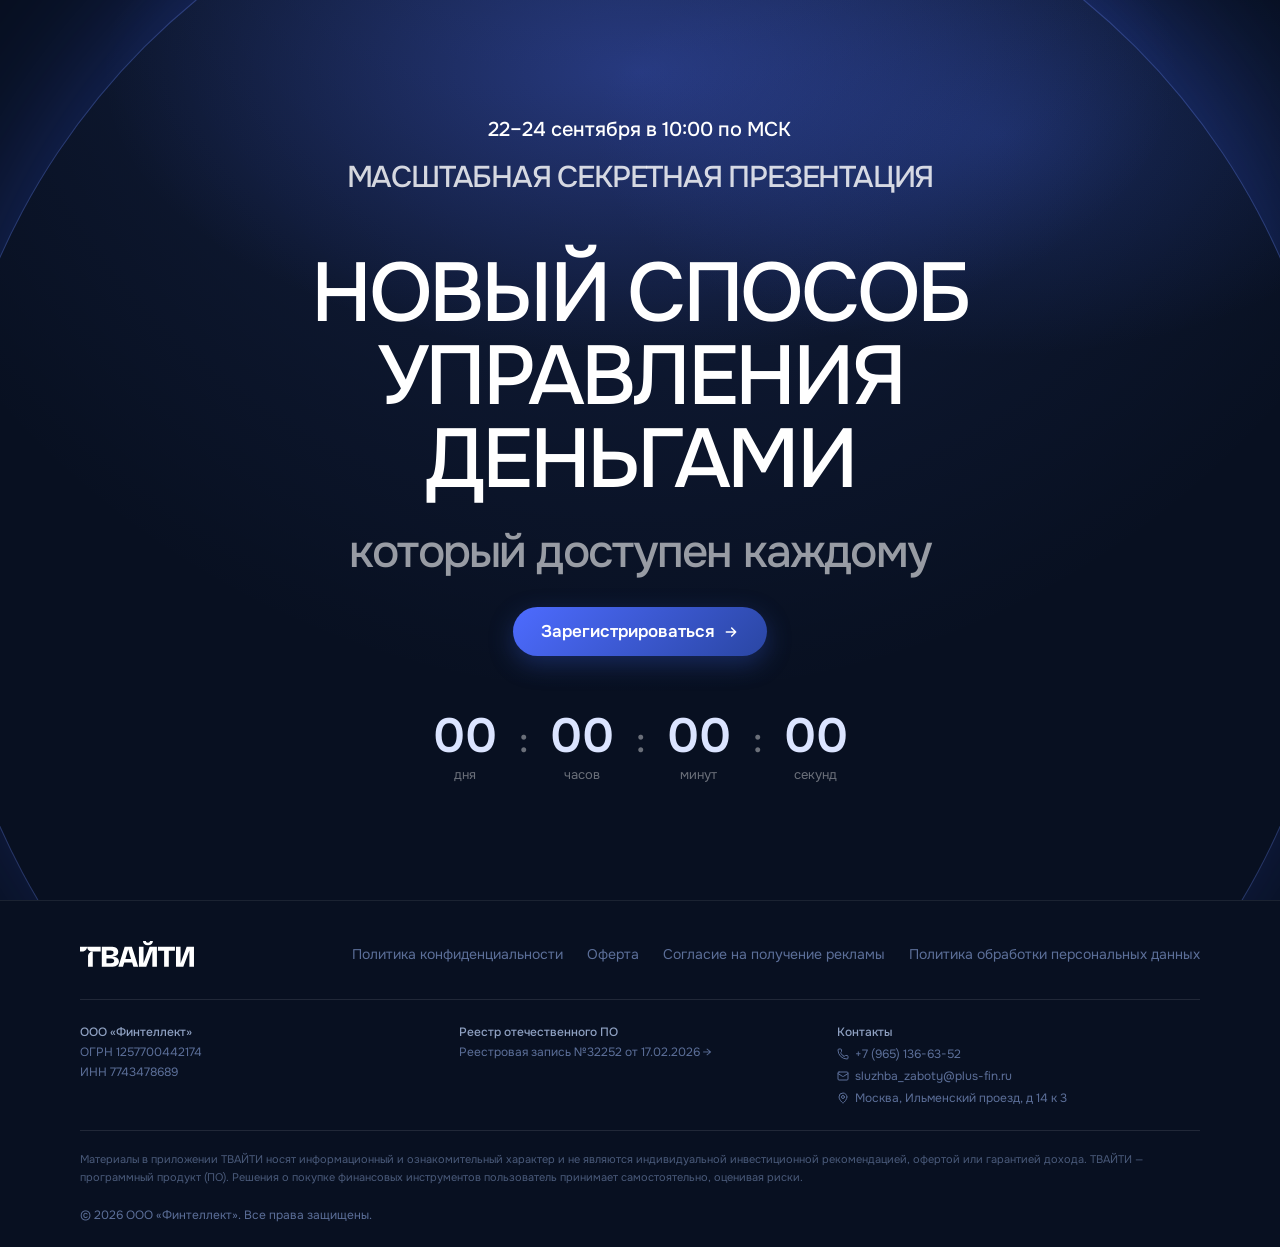
<file: short-land/index.html>
<!DOCTYPE html>
<html lang="ru">
<head>
  <meta charset="UTF-8" />
  <meta name="viewport" content="width=device-width, initial-scale=1.0" />
  <title>ТВАЙТИ 2.0 — Новый способ управления деньгами</title>
  <link rel="preconnect" href="https://fonts.googleapis.com" />
  <link rel="preconnect" href="https://fonts.gstatic.com" crossorigin />
  <link href="https://fonts.googleapis.com/css2?family=Onest:wght@400;500;600;700;800&display=swap" rel="stylesheet" />
  <link rel="stylesheet" href="styles.css" />
</head>
<body>

  <section class="hero">
    <div class="hero__glow"></div>
    <div class="hero__arc"></div>

    <div class="hero__inner">
      <div class="hero__top">
        <p class="hero__date">22&ndash;24 сентября в 10:00 по МСК</p>
        <p class="hero__note">Масштабная секретная презентация</p>
      </div>

      <div class="hero__middle">
        <h1 class="hero__title">Новый способ управления деньгами</h1>
        <p class="hero__subtitle">который доступен каждому</p>

        <button type="button" class="btn" data-gc-open>
          Зарегистрироваться
          <svg width="16" height="16" viewBox="0 0 16 16" fill="none" xmlns="http://www.w3.org/2000/svg">
            <path d="M3.33 8H12.67M12.67 8L8.67 4M12.67 8L8.67 12" stroke="currentColor" stroke-width="1.5" stroke-linecap="round" stroke-linejoin="round"/>
          </svg>
        </button>
      </div>

      <div class="countdown" id="countdown">
        <div class="countdown__item">
          <span class="countdown__value" id="cd-days">00</span>
          <span class="countdown__label">дня</span>
        </div>
        <span class="countdown__sep">:</span>
        <div class="countdown__item">
          <span class="countdown__value" id="cd-hours">00</span>
          <span class="countdown__label">часов</span>
        </div>
        <span class="countdown__sep">:</span>
        <div class="countdown__item">
          <span class="countdown__value" id="cd-minutes">00</span>
          <span class="countdown__label">минут</span>
        </div>
        <span class="countdown__sep">:</span>
        <div class="countdown__item">
          <span class="countdown__value" id="cd-seconds">00</span>
          <span class="countdown__label">секунд</span>
        </div>
      </div>
    </div>
  </section>

  <footer class="footer">
    <div class="footer__inner">
      <div class="footer__top">
        <svg width="114" height="26" viewBox="0 0 738 168" fill="none" xmlns="http://www.w3.org/2000/svg" class="footer__logo" aria-label="ТВАЙТИ" role="img">
          <path d="M208.567 100.588C232.294 101.882 251.944 110.388 251.944 132.391C251.944 156.429 228.772 167.153 201.893 167.153H141.092V37.7204H200.41C225.806 37.7204 247.68 46.0411 247.68 70.4485C247.68 89.1238 234.889 98.9237 208.567 100.588ZM171.493 61.2033V90.2332H197.259C211.347 90.2332 217.279 84.1314 217.279 75.6258C217.279 67.1202 211.347 61.2033 197.445 61.2033H171.493ZM199.298 143.67C215.426 143.67 221.543 137.384 221.543 128.139C221.543 119.078 215.611 112.422 200.596 112.422H171.493V143.67H199.298Z" fill="currentColor"></path>
          <path d="M345.769 167.153L337.427 138.863H286.635L278.294 167.153H248.264L289.045 37.7204H335.944L376.726 167.153H345.769ZM330.383 115.935L312.031 54.3618L293.68 115.935H330.383Z" fill="currentColor"></path>
          <path d="M439.908 27.7356C418.034 27.7356 408.21 16.2716 407.654 0H426.376C426.747 5.17731 430.084 11.464 439.908 11.464C449.547 11.464 452.699 5.17731 453.255 0H471.977C471.421 16.2716 461.782 27.7356 439.908 27.7356ZM450.66 37.7204H497.929V167.153H468.27V61.3882L428.971 167.153H381.516V37.7204H411.176V143.486L450.66 37.7204Z" fill="currentColor"></path>
          <path d="M504.662 62.4976V37.7204H614.587V62.4976H574.918V167.153H544.517V62.4976H504.662Z" fill="currentColor"></path>
          <path d="M690.541 37.7204H737.811V167.153H708.151V61.3882L668.853 167.153H621.398V37.7204H651.057V143.486L690.541 37.7204Z" fill="currentColor"></path>
          <path d="M82.6779 167.153H52.123V98.8541C52.123 81.9791 65.8029 68.2992 82.6779 68.2992V167.153Z" fill="currentColor"></path>
          <path d="M133.902 37.7443V68.2992L76.3872 68.2992C59.5122 68.2992 45.8323 54.6193 45.8323 37.7443L133.902 37.7443Z" fill="currentColor"></path>
          <path d="M4.92962e-07 37.7443L0 68.2992H15.2774C32.1524 68.2992 45.8323 54.6193 45.8323 37.7443L4.92962e-07 37.7443Z" fill="currentColor"></path>
        </svg>
        <div class="footer__links">
          <button type="button">Политика конфиденциальности</button>
          <a href="docs/oferta.pdf" target="_blank" rel="noopener noreferrer">Оферта</a>
          <a href="docs/soglasie-na-reklamu.pdf" target="_blank" rel="noopener noreferrer">Согласие на получение рекламы</a>
          <a href="docs/politika-obrabotki-pd.pdf" target="_blank" rel="noopener noreferrer">Политика обработки персональных данных</a>
        </div>
      </div>

      <div class="footer__divider"></div>

      <div class="footer__grid">
        <div class="footer__col">
          <p class="footer__col-title">ООО «Финтеллект»</p>
          <p>ОГРН 1257700442174</p>
          <p>ИНН 7743478689</p>
        </div>
        <div class="footer__col">
          <p class="footer__col-title">Реестр отечественного ПО</p>
          <a href="https://reestr.digital.gov.ru/reestr/7075541/?sphrase_id=19513601" target="_blank" rel="noopener noreferrer">Реестровая запись №32252 от 17.02.2026 →</a>
        </div>
        <div class="footer__col footer__col--contacts">
          <p class="footer__col-title">Контакты</p>
          <a href="tel:+79651366352" class="footer__contact">
            <svg xmlns="http://www.w3.org/2000/svg" width="24" height="24" viewBox="0 0 24 24" fill="none" stroke="currentColor" stroke-width="2" stroke-linecap="round" stroke-linejoin="round" aria-hidden="true"><path d="M13.832 16.568a1 1 0 0 0 1.213-.303l.355-.465A2 2 0 0 1 17 15h3a2 2 0 0 1 2 2v3a2 2 0 0 1-2 2A18 18 0 0 1 2 4a2 2 0 0 1 2-2h3a2 2 0 0 1 2 2v3a2 2 0 0 1-.8 1.6l-.468.351a1 1 0 0 0-.292 1.233 14 14 0 0 0 6.392 6.384"></path></svg>
            +7 (965) 136-63-52
          </a>
          <a href="mailto:sluzhba_zaboty@plus-fin.ru" class="footer__contact">
            <svg xmlns="http://www.w3.org/2000/svg" width="24" height="24" viewBox="0 0 24 24" fill="none" stroke="currentColor" stroke-width="2" stroke-linecap="round" stroke-linejoin="round" aria-hidden="true"><path d="m22 7-8.991 5.727a2 2 0 0 1-2.009 0L2 7"></path><rect x="2" y="4" width="20" height="16" rx="2"></rect></svg>
            sluzhba_zaboty@plus-fin.ru
          </a>
          <p class="footer__contact footer__contact--address">
            <svg xmlns="http://www.w3.org/2000/svg" width="24" height="24" viewBox="0 0 24 24" fill="none" stroke="currentColor" stroke-width="2" stroke-linecap="round" stroke-linejoin="round" aria-hidden="true"><path d="M20 10c0 4.993-5.539 10.193-7.399 11.799a1 1 0 0 1-1.202 0C9.539 20.193 4 14.993 4 10a8 8 0 0 1 16 0"></path><circle cx="12" cy="10" r="3"></circle></svg>
            Москва, Ильменский проезд, д 14 к 3
          </p>
        </div>
      </div>

      <div class="footer__divider footer__divider--tight"></div>

      <p class="footer__disclaimer">Материалы в приложении ТВАЙТИ носят информационный и ознакомительный характер и не являются индивидуальной инвестиционной рекомендацией, офертой или гарантией дохода. ТВАЙТИ — программный продукт (ПО). Решения о покупке финансовых инструментов пользователь принимает самостоятельно, оценивая риски.</p>
      <p class="footer__copyright">© 2026 ООО «Финтеллект». Все права защищены.</p>
    </div>
  </footer>

  <div class="gc-layer" id="gc-layer" aria-hidden="true">
    <div class="gc-layer__backdrop" data-gc-close></div>
    <div class="gc-layer__inner" role="dialog" aria-modal="true" aria-label="Регистрация">
      <div class="gc-layer__frame" id="gc-frame-container"></div>
    </div>
    <button type="button" class="gc-layer__close" data-gc-close aria-label="Закрыть">
      <svg width="18" height="18" viewBox="0 0 16 16" fill="none" xmlns="http://www.w3.org/2000/svg">
        <path d="M3 3L13 13M13 3L3 13" stroke="currentColor" stroke-width="1.75" stroke-linecap="round"/>
      </svg>
    </button>
  </div>

  <script src="script.js"></script>
  <script src="gc-tracking.js"></script>
  <script src="getcourse-widget.js"></script>
</body>
</html>
</file>
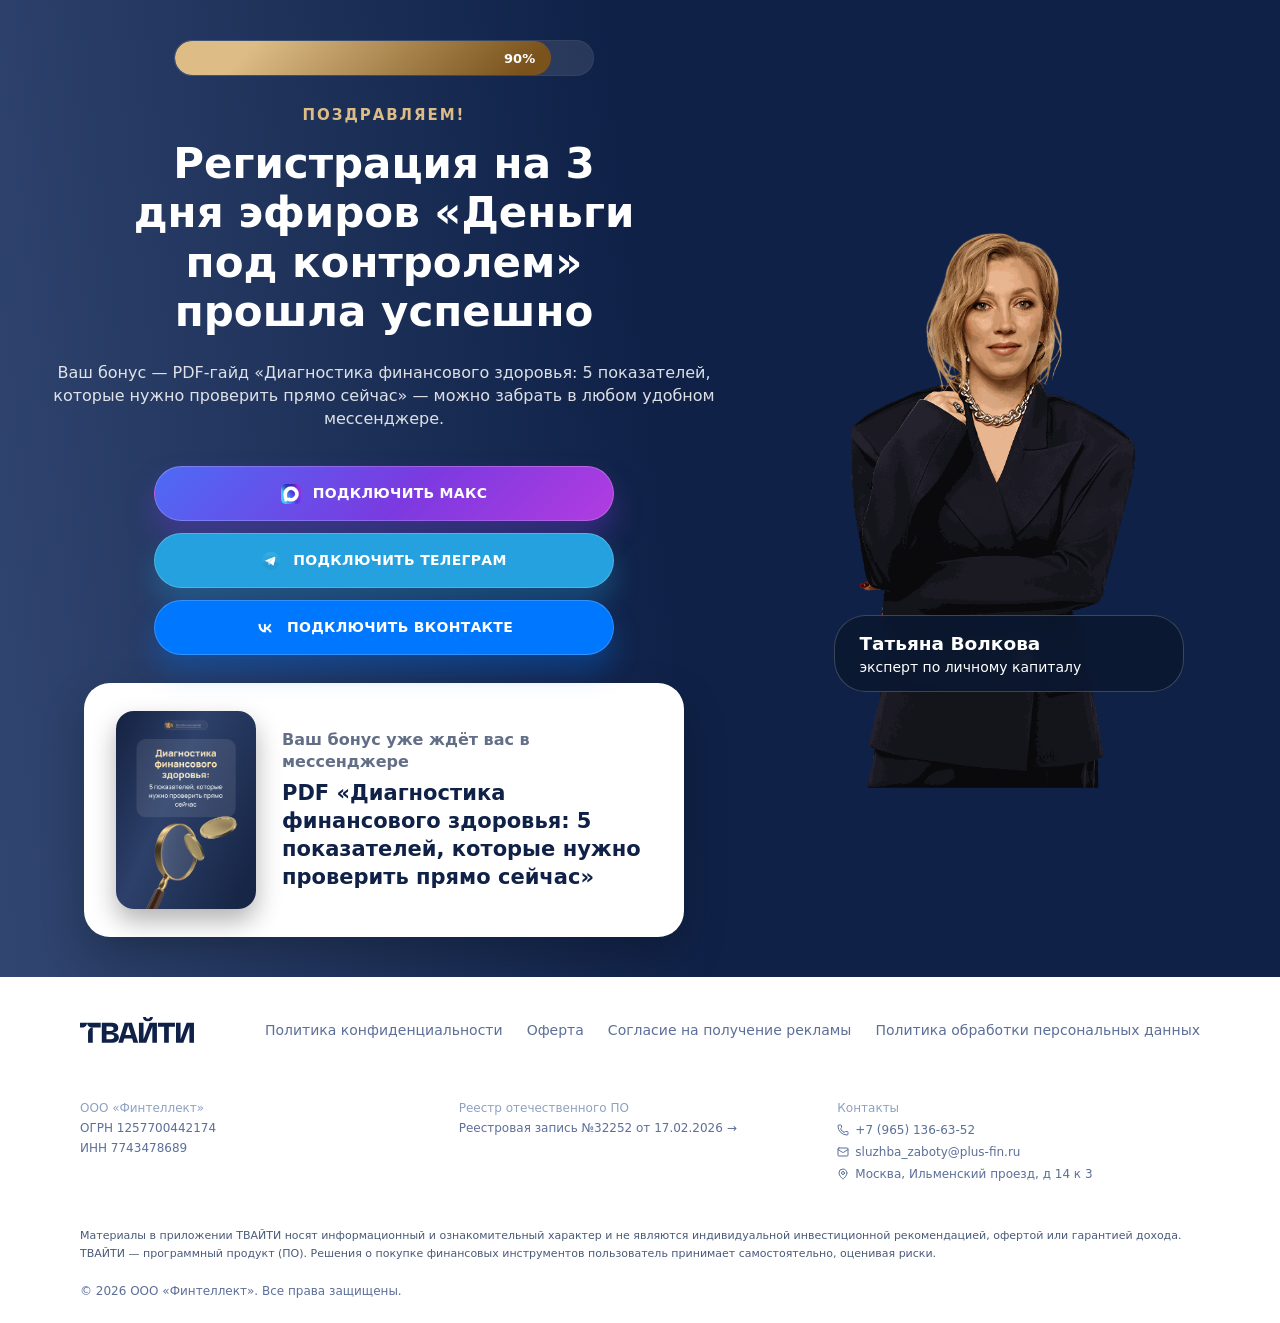
<file: sps/index.html>
<!DOCTYPE html>
<html lang="ru" class="__variable_de5441 __variable_a697fb">
<head>
<meta charset="utf-8"/>
<meta name="viewport" content="width=device-width, initial-scale=1"/>
<link rel="stylesheet" href="style.css"/>
<link rel="stylesheet" href="style-footer.css"/>
<title>Спасибо за регистрацию | Экспресс-курс «Квартирный вопрос 2026»</title>
<meta name="description" content="Регистрация на экспресс-курс «Квартирный вопрос 2026» прошла успешно."/>
<meta name="robots" content="noindex, nofollow"/>
<link rel="icon" href="favicon.svg" type="image/svg+xml"/>
<!-- Top.Mail.Ru counter -->
<script type="text/javascript">
var _tmr = window._tmr || (window._tmr = []);
_tmr.push({id: "3795109", type: "pageView", start: (new Date()).getTime()});
(function (d, w, id) {
  if (d.getElementById(id)) return;
  var ts = d.createElement("script"); ts.type = "text/javascript"; ts.async = true; ts.id = id;
  ts.src = "https://top-fwz1.mail.ru/js/code.js";
  var f = function () {var s = d.getElementsByTagName("script")[0]; s.parentNode.insertBefore(ts, s);};
  if (w.opera == "[object Opera]") { d.addEventListener("DOMContentLoaded", f, false); } else { f(); }
})(document, window, "tmr-code");
</script>
<noscript><div><img src="https://top-fwz1.mail.ru/counter?id=3795109;js=na" style="position:absolute;left:-9999px;" alt="Top.Mail.Ru" /></div></noscript>
<!-- /Top.Mail.Ru counter -->
<!-- Top.Mail.Ru counter -->
<script type="text/javascript">
var _tmr = window._tmr || (window._tmr = []);
_tmr.push({id: "3795078", type: "pageView", start: (new Date()).getTime()});
(function (d, w, id) {
  if (d.getElementById(id)) return;
  var ts = d.createElement("script"); ts.type = "text/javascript"; ts.async = true; ts.id = id;
  ts.src = "https://top-fwz1.mail.ru/js/code.js";
  var f = function () {var s = d.getElementsByTagName("script")[0]; s.parentNode.insertBefore(ts, s);};
  if (w.opera == "[object Opera]") { d.addEventListener("DOMContentLoaded", f, false); } else { f(); }
})(document, window, "tmr-code");
</script>
<noscript><div><img src="https://top-fwz1.mail.ru/counter?id=3795078;js=na" style="position:absolute;left:-9999px;" alt="Top.Mail.Ru" /></div></noscript>
<!-- /Top.Mail.Ru counter -->
<!-- Top.Mail.Ru counter -->
<script type="text/javascript">
var _tmr = window._tmr || (window._tmr = []);
_tmr.push({id: "3795080", type: "pageView", start: (new Date()).getTime()});
(function (d, w, id) {
  if (d.getElementById(id)) return;
  var ts = d.createElement("script"); ts.type = "text/javascript"; ts.async = true; ts.id = id;
  ts.src = "https://top-fwz1.mail.ru/js/code.js";
  var f = function () {var s = d.getElementsByTagName("script")[0]; s.parentNode.insertBefore(ts, s);};
  if (w.opera == "[object Opera]") { d.addEventListener("DOMContentLoaded", f, false); } else { f(); }
})(document, window, "tmr-code");
</script>
<noscript><div><img src="https://top-fwz1.mail.ru/counter?id=3795080;js=na" style="position:absolute;left:-9999px;" alt="Top.Mail.Ru" /></div></noscript>
<!-- /Top.Mail.Ru counter -->
</head>
<body class="antialiased">

<script id="yandex-metrika-reg01" type="text/javascript">
    window.dataLayer = window.dataLayer || [];
    (function(m,e,t,r,i,k,a){
        m[i]=m[i]||function(){(m[i].a=m[i].a||[]).push(arguments)};
        m[i].l=1*new Date();
        for (var j = 0; j < document.scripts.length; j++) {if (document.scripts[j].src === r) { return; }}
        k=e.createElement(t),a=e.getElementsByTagName(t)[0],k.async=1,k.src=r,a.parentNode.insertBefore(k,a)
    })(window, document,'script','https://mc.yandex.ru/metrika/tag.js?id=110340199', 'ym');

    ym(110340199, 'init', {ssr:true, webvisor:true, clickmap:true, ecommerce:"dataLayer", referrer: document.referrer, url: location.href, accurateTrackBounce:true, trackLinks:true});
</script>
<noscript><div><img src="https://mc.yandex.ru/watch/110340199" style="position:absolute;left:-9999px" alt=""/></div></noscript>

<script id="top-mail-ru-reg01" type="text/javascript">
    var _tmr = window._tmr || (window._tmr = []);
    _tmr.push({id: "3777262", type: "pageView", start: (new Date()).getTime()});
_tmr.push({id: "3777265", type: "pageView", start: (new Date()).getTime()});
_tmr.push({id: "3777247", type: "pageView", start: (new Date()).getTime()});
_tmr.push({id: "3777426", type: "pageView", start: (new Date()).getTime()});
    (function (d, w, id) {
      if (d.getElementById(id)) return;
      var ts = d.createElement("script"); ts.type = "text/javascript"; ts.async = true; ts.id = id;
      ts.src = "https://top-fwz1.mail.ru/js/code.js";
      var f = function () {var s = d.getElementsByTagName("script")[0]; s.parentNode.insertBefore(ts, s);};
      if (w.opera == "[object Opera]") { d.addEventListener("DOMContentLoaded", f, false); } else { f(); }
    })(document, window, "tmr-code");
  </script>
<noscript><div><img src="https://top-fwz1.mail.ru/counter?id=3777262;js=na" style="position:absolute;left:-9999px" alt="Top.Mail.Ru"/></div></noscript>
<noscript><div><img src="https://top-fwz1.mail.ru/counter?id=3777265;js=na" style="position:absolute;left:-9999px" alt="Top.Mail.Ru"/></div></noscript>
<noscript><div><img src="https://top-fwz1.mail.ru/counter?id=3777247;js=na" style="position:absolute;left:-9999px" alt="Top.Mail.Ru"/></div></noscript>
<noscript><div><img src="https://top-fwz1.mail.ru/counter?id=3777426;js=na" style="position:absolute;left:-9999px" alt="Top.Mail.Ru"/></div></noscript>
<noscript><div><img src="https://top-fwz1.mail.ru/counter?id=3785581;js=na" style="position:absolute;left:-9999px" alt="Top.Mail.Ru"/></div></noscript>

<script id="vk-pixels-script" type="text/javascript">
    var _tmr = window._tmr || (window._tmr = []);
    _tmr.push({id: "3772977", type: "pageView", start: (new Date()).getTime()});
    (function (d, w, id) {
      if (d.getElementById(id)) return;
      var ts = d.createElement("script"); ts.type = "text/javascript"; ts.async = true; ts.id = id;
      ts.src = "https://top-fwz1.mail.ru/js/code.js";
      var f = function () {var s = d.getElementsByTagName("script")[0]; s.parentNode.insertBefore(ts, s);};
      if (w.opera == "[object Opera]") { d.addEventListener("DOMContentLoaded", f, false); } else { f(); }
    })(document, window, "tmr-code");
  </script>
<noscript><div><img src="https://top-fwz1.mail.ru/counter?id=3772977;js=na" style="position:absolute;left:-9999px" alt="Top.Mail.Ru"/></div></noscript>

<script id="lead-kv-ano-goal" type="text/javascript">
    var _tmr = window._tmr || (window._tmr = []);
    _tmr.push({ type: 'reachGoal', id: 3777426, goal: 'lead_kv_ano' });
  </script>

<section class="relative overflow-hidden [background-image:var(--grad-ink-hero)]">
<div class="relative mx-auto w-full max-w-[1240px] px-5 py-10 sm:px-8 sm:py-14 lg:py-16">
<div class="grid items-start gap-8 lg:grid-cols-[minmax(0,1fr)_480px] lg:gap-x-6 lg:gap-y-10">

<div class="text-center lg:text-left">
<div class="mx-auto mb-7 flex h-9 w-full max-w-[420px] items-center overflow-hidden rounded-full border border-white/5 bg-white/10 lg:mx-0">
<div class="flex h-full w-[90%] items-center justify-end rounded-full [background-image:var(--grad-clay)] pr-4" aria-label="Регистрация завершена на 90%"><span class="text-[13px] font-black leading-none text-white">90%</span></div>
</div>
<p class="text-[15px] font-extrabold uppercase tracking-[0.13em] text-[#ddbc86] sm:text-[17px]">Поздравляем!</p>
<h1 class="mt-3 text-balance text-[29px] font-extrabold leading-[1.18] text-white sm:text-[38px] lg:max-w-[700px] lg:text-[42px]">Регистрация на 3 дня эфиров «Деньги под контролем» прошла успешно</h1>
<p class="mx-auto mt-6 max-w-[700px] text-[16px] font-medium leading-[1.45] text-white/85 sm:text-[19px] lg:mx-0">Ваш бонус — PDF-гайд «Диагностика финансового здоровья: 5 показателей, которые нужно проверить прямо сейчас» — можно забрать в любом удобном мессенджере.</p>
<div class="mt-7 flex flex-col items-center gap-3 sm:mt-9 sm:gap-4 lg:items-start">
<a href="https://my.tvaity.ru/spasibo_reg220926" class="flex w-full max-w-[460px] items-center justify-center gap-3 rounded-full border border-white/20 px-7 py-4 text-white transition-transform duration-150 hover:scale-[1.03] active:scale-[0.97] [background-image:linear-gradient(135deg,#4D6BF5_0%,#7B3AE0_55%,#B23CE0_100%)] hover:[background-image:linear-gradient(135deg,#3D5BE5_0%,#6B2AD0_55%,#A22CD0_100%)] shadow-[0_16px_28px_rgba(123,58,224,0.35)]"><img alt="" loading="lazy" width="22" height="22" decoding="async" class="size-5 object-contain" src="images/icon-max.png"/><span class="text-[14px] font-extrabold uppercase tracking-[0.02em] sm:text-[15px]">Подключить МАКС</span></a>
<a href="https://my.tvaity.ru/spasibo_reg220926" class="flex w-full max-w-[460px] items-center justify-center gap-3 rounded-full border border-white/20 px-7 py-4 text-white transition-transform duration-150 hover:scale-[1.03] active:scale-[0.97] bg-[#24A1DE] hover:bg-[#1f8aba] shadow-[0_16px_28px_rgba(36,161,222,0.3)]"><img alt="" loading="lazy" width="22" height="22" decoding="async" class="size-5 object-contain" src="images/icon-telegram.png"/><span class="text-[14px] font-extrabold uppercase tracking-[0.02em] sm:text-[15px]">Подключить Телеграм</span></a>
<a href="https://my.tvaity.ru/spasibo_reg220926" class="flex w-full max-w-[460px] items-center justify-center gap-3 rounded-full border border-white/20 px-7 py-4 text-white transition-transform duration-150 hover:scale-[1.03] active:scale-[0.97] bg-[#0077FF] hover:bg-[#0066dd] shadow-[0_16px_28px_rgba(0,119,255,0.3)]"><img alt="" loading="lazy" width="22" height="22" decoding="async" class="size-5 object-contain" src="images/icon-vk.png"/><span class="text-[14px] font-extrabold uppercase tracking-[0.02em] sm:text-[15px]">Подключить ВКонтакте</span></a>
</div>
<div style="margin:28px auto 0;display:flex;flex-wrap:wrap;align-items:center;justify-content:center;gap:clamp(16px,4vw,26px);max-width:600px;border-radius:26px;background:#fff;padding:clamp(20px,5vw,28px) clamp(20px,5vw,32px);box-shadow:0 20px 44px rgba(0,0,0,0.22);">
<img alt="PDF «Диагностика финансового здоровья: 5 показателей, которые нужно проверить прямо сейчас»" src="images/guide-diagnostika-cover.png" width="700" height="990" style="width:140px;height:auto;border-radius:18px;box-shadow:0 12px 26px rgba(0,0,0,0.3);flex-shrink:0;"/>
<div style="text-align:left;flex:1 1 220px;min-width:0;">
<p style="margin:0;font-size:16px;font-weight:600;line-height:1.35;color:rgba(15,33,71,0.65);">Ваш бонус уже ждёт вас в мессенджере</p>
<p style="margin:8px 0 0;font-size:21px;font-weight:800;line-height:1.32;color:#0f2147;">PDF «Диагностика финансового здоровья: 5 показателей, которые нужно проверить прямо сейчас»</p>
</div>
</div>
</div>

<div class="relative z-0 mx-auto w-full max-w-[320px] lg:col-start-2 lg:row-start-1 lg:mt-0 lg:w-[620px] lg:max-w-none lg:self-end">
<img alt="Татьяна Волкова — эксперт по инвестициям в недвижимость" width="755" height="1024" decoding="async" class="mx-auto block w-full" src="images/hero-expert.png"/>
<div class="relative z-10 -mt-16 rounded-[32px] border border-white/20 bg-[#0a1830]/90 px-6 py-4 text-left backdrop-blur-[6px] lg:absolute lg:inset-x-0 lg:bottom-[245px] lg:ml-[18%] lg:mt-0 lg:w-[350px]">
<span class="block text-[16.5px] font-semibold leading-tight text-white lg:text-[18.5px]">Татьяна Волкова</span>
<span class="mt-1 block text-[14px] leading-[1.15] text-white lg:text-[16.5px]">эксперт по личному капиталу</span>
</div>
</div>

</div>
</div>
</section>

<footer class="bg-white text-[#5C6F99]"><div class="container mx-auto px-4 max-w-6xl pt-10 pb-6"><div class="flex flex-col md:flex-row items-start md:items-center justify-between gap-6 mb-8"><svg width="114" height="26" viewBox="0 0 738 168" fill="none" xmlns="http://www.w3.org/2000/svg" class="text-ink" aria-label="ТВАЙТИ" role="img"><path d="M208.567 100.588C232.294 101.882 251.944 110.388 251.944 132.391C251.944 156.429 228.772 167.153 201.893 167.153H141.092V37.7204H200.41C225.806 37.7204 247.68 46.0411 247.68 70.4485C247.68 89.1238 234.889 98.9237 208.567 100.588ZM171.493 61.2033V90.2332H197.259C211.347 90.2332 217.279 84.1314 217.279 75.6258C217.279 67.1202 211.347 61.2033 197.445 61.2033H171.493ZM199.298 143.67C215.426 143.67 221.543 137.384 221.543 128.139C221.543 119.078 215.611 112.422 200.596 112.422H171.493V143.67H199.298Z" fill="currentColor"></path><path d="M345.769 167.153L337.427 138.863H286.635L278.294 167.153H248.264L289.045 37.7204H335.944L376.726 167.153H345.769ZM330.383 115.935L312.031 54.3618L293.68 115.935H330.383Z" fill="currentColor"></path><path d="M439.908 27.7356C418.034 27.7356 408.21 16.2716 407.654 0H426.376C426.747 5.17731 430.084 11.464 439.908 11.464C449.547 11.464 452.699 5.17731 453.255 0H471.977C471.421 16.2716 461.782 27.7356 439.908 27.7356ZM450.66 37.7204H497.929V167.153H468.27V61.3882L428.971 167.153H381.516V37.7204H411.176V143.486L450.66 37.7204Z" fill="currentColor"></path><path d="M504.662 62.4976V37.7204H614.587V62.4976H574.918V167.153H544.517V62.4976H504.662Z" fill="currentColor"></path><path d="M690.541 37.7204H737.811V167.153H708.151V61.3882L668.853 167.153H621.398V37.7204H651.057V143.486L690.541 37.7204Z" fill="currentColor"></path><path d="M82.6779 167.153H52.123V98.8541C52.123 81.9791 65.8029 68.2992 82.6779 68.2992V167.153Z" fill="currentColor"></path><path d="M133.902 37.7443V68.2992L76.3872 68.2992C59.5122 68.2992 45.8323 54.6193 45.8323 37.7443L133.902 37.7443Z" fill="currentColor"></path><path d="M4.92962e-07 37.7443L0 68.2992H15.2774C32.1524 68.2992 45.8323 54.6193 45.8323 37.7443L4.92962e-07 37.7443Z" fill="currentColor"></path></svg><div class="flex flex-wrap gap-6 text-sm"><button class="hover:text-white transition-colors duration-150">Политика конфиденциальности</button><a href="docs/oferta.pdf" target="_blank" rel="noopener noreferrer" class="hover:text-white transition-colors duration-150">Оферта</a><a href="docs/soglasie-na-reklamu.pdf" target="_blank" rel="noopener noreferrer" class="hover:text-white transition-colors duration-150">Согласие на получение рекламы</a><a href="docs/politika-obrabotki-pd.pdf" target="_blank" rel="noopener noreferrer" class="hover:text-white transition-colors duration-150">Политика обработки персональных данных</a></div></div><div class="border-t border-white/10 mb-6"></div><div class="grid grid-cols-1 sm:grid-cols-2 lg:grid-cols-3 gap-4 text-xs text-[#5C6F99] mb-6"><div class="space-y-1"><p class="text-[#8FA1C2] font-medium">ООО «Финтеллект»</p><p>ОГРН 1257700442174</p><p>ИНН 7743478689</p></div><div class="space-y-1"><p class="text-[#8FA1C2] font-medium">Реестр отечественного ПО</p><a href="https://reestr.digital.gov.ru/reestr/7075541/?sphrase_id=19513601" target="_blank" rel="noopener noreferrer" class="hover:text-white transition-colors">Реестровая запись №32252 от 17.02.2026 →</a></div><div class="space-y-1.5"><p class="text-[#8FA1C2] font-medium">Контакты</p><a href="tel:+79651366352" class="flex items-center gap-1.5 hover:text-white transition-colors"><svg xmlns="http://www.w3.org/2000/svg" width="24" height="24" viewBox="0 0 24 24" fill="none" stroke="currentColor" stroke-width="2" stroke-linecap="round" stroke-linejoin="round" class="lucide lucide-phone w-3 h-3 flex-shrink-0" aria-hidden="true"><path d="M13.832 16.568a1 1 0 0 0 1.213-.303l.355-.465A2 2 0 0 1 17 15h3a2 2 0 0 1 2 2v3a2 2 0 0 1-2 2A18 18 0 0 1 2 4a2 2 0 0 1 2-2h3a2 2 0 0 1 2 2v3a2 2 0 0 1-.8 1.6l-.468.351a1 1 0 0 0-.292 1.233 14 14 0 0 0 6.392 6.384"></path></svg> +7 (965) 136-63-52</a><a href="mailto:sluzhba_zaboty@plus-fin.ru" class="flex items-center gap-1.5 hover:text-white transition-colors"><svg xmlns="http://www.w3.org/2000/svg" width="24" height="24" viewBox="0 0 24 24" fill="none" stroke="currentColor" stroke-width="2" stroke-linecap="round" stroke-linejoin="round" class="lucide lucide-mail w-3 h-3 flex-shrink-0" aria-hidden="true"><path d="m22 7-8.991 5.727a2 2 0 0 1-2.009 0L2 7"></path><rect x="2" y="4" width="20" height="16" rx="2"></rect></svg> sluzhba_zaboty@plus-fin.ru</a><p class="flex items-start gap-1.5"><svg xmlns="http://www.w3.org/2000/svg" width="24" height="24" viewBox="0 0 24 24" fill="none" stroke="currentColor" stroke-width="2" stroke-linecap="round" stroke-linejoin="round" class="lucide lucide-map-pin w-3 h-3 flex-shrink-0 mt-0.5" aria-hidden="true"><path d="M20 10c0 4.993-5.539 10.193-7.399 11.799a1 1 0 0 1-1.202 0C9.539 20.193 4 14.993 4 10a8 8 0 0 1 16 0"></path><circle cx="12" cy="10" r="3"></circle></svg> Москва, Ильменский проезд, д 14 к 3</p></div></div><div class="border-t border-white/10 mb-5"></div><p class="text-[11px] leading-relaxed text-[#4A5A7A]">Материалы в приложении ТВАЙТИ носят информационный и ознакомительный характер и не являются индивидуальной инвестиционной рекомендацией, офертой или гарантией дохода. ТВАЙТИ — программный продукт (ПО). Решения о покупке финансовых инструментов пользователь принимает самостоятельно, оценивая риски.</p><p class="mt-5 text-xs text-[#5C6F99]">© 2026 ООО «Финтеллект». Все права защищены.</p></div></footer>

</body>
</html>
</file>
<file: short-land/styles.css>
:root {
  --bg: #081021;
  --accent: #2a46a3;
  --accent-bright: #4d6bff;
  --text: #ffffff;
  --text-dim: rgba(255, 255, 255, 0.58);
  --text-faint: rgba(255, 255, 255, 0.4);
  --countdown-color: #dbe4ff;
  --font: "Onest", "Helvetica Neue", Arial, sans-serif;
}

* {
  margin: 0;
  padding: 0;
  box-sizing: border-box;
}

html, body {
  background: var(--bg);
}

body {
  font-family: var(--font);
  color: var(--text);
  -webkit-font-smoothing: antialiased;
  min-height: 100vh;
  min-height: 100svh;
  display: flex;
  flex-direction: column;
}

a {
  text-decoration: none;
  color: inherit;
}

/* ---------- Hero section ---------- */

.hero {
  position: relative;
  flex-shrink: 0;
  min-height: 100vh;
  min-height: 100svh;
  display: flex;
  align-items: center;
  justify-content: center;
  overflow: hidden;
  background: var(--bg);
  padding: 48px 24px;
}

/* soft ambient glow behind everything, mimics the Figma "Firefly" light layers */
.hero__glow {
  position: absolute;
  inset: 0;
  z-index: 0;
  background:
    radial-gradient(ellipse 60% 45% at 50% 8%, rgba(77, 107, 255, 0.35), transparent 70%),
    radial-gradient(ellipse 45% 35% at 78% 15%, rgba(42, 70, 163, 0.35), transparent 70%);
  pointer-events: none;
}

/* glowing arc / "planet horizon" under the headline */
.hero__arc {
  position: absolute;
  left: 50%;
  bottom: -38%;
  width: 130vw;
  max-width: 1400px;
  aspect-ratio: 1 / 1;
  transform: translateX(-50%);
  border-radius: 50%;
  z-index: 0;
  pointer-events: none;
  background: radial-gradient(circle at 50% 0%, rgba(90, 130, 255, 0.16), transparent 55%);
  box-shadow:
    0 0 0 1px rgba(120, 150, 255, 0.25),
    0 -40px 120px rgba(60, 100, 255, 0.25);
}

.hero__inner {
  position: relative;
  z-index: 1;
  width: 100%;
  max-width: 860px;
  display: flex;
  flex-direction: column;
  align-items: center;
  gap: clamp(28px, 5vw, 56px);
  text-align: center;
}

/* ---------- Top block: logo + date ---------- */

.hero__top {
  display: flex;
  flex-direction: column;
  align-items: center;
  gap: 16px;
}

.hero__date {
  font-weight: 500;
  font-size: clamp(15px, 1.6vw, 20px);
  color: var(--text);
}

.hero__note {
  font-weight: 500;
  font-size: clamp(20px, 2.6vw, 30px);
  letter-spacing: -0.04em;
  text-transform: uppercase;
  color: rgba(255, 255, 255, 0.82);
}

/* ---------- Middle block: headline + CTA ---------- */

.hero__middle {
  display: flex;
  flex-direction: column;
  align-items: center;
  gap: clamp(16px, 2.4vw, 28px);
  max-width: 760px;
}

.hero__title {
  font-weight: 500;
  font-size: clamp(32px, 6.5vw, 96px);
  line-height: 1;
  letter-spacing: -0.04em;
  text-transform: uppercase;
  color: var(--text);
}

.hero__subtitle {
  font-weight: 500;
  font-size: clamp(18px, 3.6vw, 54px);
  line-height: 1;
  letter-spacing: -0.04em;
  color: var(--text-dim);
}

.btn {
  display: inline-flex;
  align-items: center;
  gap: 8px;
  margin-top: 4px;
  padding: 14px 28px;
  border: none;
  border-radius: 999px;
  font-family: inherit;
  font-weight: 600;
  font-size: clamp(14px, 1.6vw, 17px);
  color: #fff;
  background: linear-gradient(135deg, var(--accent-bright), var(--accent));
  box-shadow: 0 8px 24px rgba(42, 70, 163, 0.45);
  cursor: pointer;
  transition: transform 0.15s ease, box-shadow 0.15s ease;
}

.btn:hover {
  transform: translateY(-1px);
  box-shadow: 0 10px 28px rgba(77, 107, 255, 0.55);
}

.btn svg {
  flex-shrink: 0;
}

/* ---------- Countdown ---------- */

.countdown {
  display: flex;
  align-items: center;
  justify-content: center;
  gap: clamp(10px, 2vw, 22px);
}

.countdown__item {
  display: flex;
  flex-direction: column;
  align-items: center;
  gap: 6px;
  min-width: 48px;
}

.countdown__value {
  font-weight: 600;
  font-size: clamp(28px, 4.5vw, 48px);
  line-height: 1;
  color: var(--countdown-color);
  font-variant-numeric: tabular-nums;
}

.countdown__label {
  font-size: clamp(10px, 1.1vw, 13px);
  color: var(--text-faint);
  text-transform: lowercase;
}

.countdown__sep {
  font-weight: 500;
  font-size: clamp(22px, 3.5vw, 36px);
  color: var(--text-faint);
  transform: translateY(-8px);
}

/* ---------- Mobile / tablet portrait ----------
   Секция по высоте контента: на узких экранах фиксированные 100vh оставляли
   мёртвую зону между таймером и подвалом. */

@media (max-width: 1023px) {
  .hero {
    min-height: 0;
    align-items: center;
    padding: clamp(40px, 9vw, 64px) 20px clamp(32px, 7vw, 56px);
  }

  .hero__inner {
    gap: clamp(26px, 6vw, 36px);
  }

  /* Дуга-горизонт была привязана к высоте секции в процентах; после укорачивания
     считаем её от собственного размера, чтобы линия осталась у низа героя. */
  .hero__arc {
    bottom: calc(60px - 130vw);
  }
}

@media (max-width: 480px) {
  .countdown {
    gap: 10px;
  }

  .countdown__item {
    min-width: 40px;
  }
}

/* ---------- Footer (1:1 with tvaity.ru/sps) ---------- */

.footer {
  position: relative;
  z-index: 1;
  flex-shrink: 0;
  margin-top: 0;
  background: var(--bg);
  color: #5C6F99;
  border-top: 1px solid rgba(255, 255, 255, 0.08);
}

.footer__inner {
  max-width: 72rem; /* max-w-6xl */
  margin-inline: auto;
  padding: 2.5rem 1rem 1.5rem; /* pt-10 px-4 pb-6 */
}

.footer__top {
  display: flex;
  flex-direction: column;
  align-items: flex-start;
  justify-content: space-between;
  gap: 1.5rem; /* gap-6 */
  margin-bottom: 2rem; /* mb-8 */
}

.footer__logo {
  color: #fff;
  flex-shrink: 0;
}

.footer__links {
  display: flex;
  flex-wrap: wrap;
  gap: 1.5rem; /* gap-6 */
  font-size: 0.875rem; /* text-sm */
  line-height: 1.25rem;
}

.footer__links button,
.footer__links a {
  background: none;
  border: none;
  padding: 0;
  font: inherit;
  color: inherit;
  cursor: pointer;
  transition: color 0.15s ease;
}

.footer__links button:hover,
.footer__links a:hover {
  color: #fff;
}

.footer__divider {
  border-top: 1px solid rgba(255, 255, 255, 0.1);
  margin-bottom: 1.5rem; /* mb-6 */
}

.footer__divider--tight {
  margin-bottom: 1.25rem; /* mb-5 */
}

.footer__grid {
  display: grid;
  grid-template-columns: 1fr;
  gap: 1rem; /* gap-4 */
  font-size: 0.75rem; /* text-xs */
  line-height: 1rem;
  color: #5C6F99;
  margin-bottom: 1.5rem; /* mb-6 */
}

.footer__col {
  display: flex;
  flex-direction: column;
  row-gap: 0.25rem; /* space-y-1 */
}

.footer__col--contacts {
  row-gap: 0.375rem; /* space-y-1.5 */
}

.footer__col-title {
  color: #8FA1C2;
  font-weight: 500; /* font-medium */
}

.footer__col a {
  color: inherit;
  transition: color 0.15s ease;
}

.footer__col a:hover {
  color: #fff;
}

.footer__contact {
  display: flex;
  align-items: center;
  gap: 0.375rem; /* gap-1.5 */
  transition: color 0.15s ease;
}

.footer__contact--address {
  align-items: flex-start;
}

.footer__contact svg {
  width: 0.75rem; /* w-3 */
  height: 0.75rem; /* h-3 */
  flex-shrink: 0;
}

.footer__contact--address svg {
  margin-top: 0.125rem; /* mt-0.5 */
}

.footer__disclaimer {
  font-size: 11px;
  line-height: 1.625; /* leading-relaxed */
  color: #4A5A7A;
  margin-bottom: 0;
}

.footer__copyright {
  margin-top: 1.25rem; /* mt-5 */
  font-size: 0.75rem; /* text-xs */
  line-height: 1rem;
  color: #5C6F99;
}

@media (min-width: 640px) {
  .footer__grid {
    grid-template-columns: repeat(2, 1fr);
  }
}

@media (min-width: 768px) {
  .footer__top {
    flex-direction: row;
    align-items: center;
  }
}

@media (min-width: 1024px) {
  .footer__grid {
    grid-template-columns: repeat(3, 1fr);
  }
}

/* ---------- GetCourse signup layer ----------
   Мобилка — полноэкранный слой со скроллом страницы виджета.
   ПК (>=1024px) — карточка по высоте контента. Высоту в обоих случаях
   проставляет getcourse-widget.js из postMessage самого GetCourse. */

body.gc-layer-open {
  overflow: hidden;
}

.gc-layer {
  position: fixed;
  inset: 0;
  z-index: 1000;
  background: #fff;
  overflow-x: hidden;
  overflow-y: auto;
  overscroll-behavior: contain;
  -webkit-overflow-scrolling: touch;
  opacity: 0;
  visibility: hidden;
  transition: opacity 0.2s ease;
}

.gc-layer.is-open {
  opacity: 1;
  visibility: visible;
}

/* Затемнение нужно только карточке на ПК. */
.gc-layer__backdrop {
  display: none;
}

.gc-layer__inner {
  width: 100%;
  min-height: 100%;
  background: #fff;
}

.gc-layer__frame {
  width: 100%;
  overflow: hidden; /* обрезает собственные отступы блока GetCourse */
}

.gc-layer__frame iframe {
  display: block;
  width: 100%;
  min-height: 100vh;
  min-height: 100dvh;
  border: 0;
  transform-origin: top left;
}

/* Реальная высота пришла — заглушка убирается, иначе снизу белый хвост. */
.gc-layer[data-gc-sized] .gc-layer__frame iframe {
  min-height: 0;
}

.gc-layer__close {
  position: fixed;
  top: calc(12px + env(safe-area-inset-top, 0px));
  right: calc(12px + env(safe-area-inset-right, 0px));
  z-index: 2;
  width: 40px;
  height: 40px;
  display: flex;
  align-items: center;
  justify-content: center;
  border: none;
  border-radius: 50%;
  background: rgba(8, 16, 33, 0.82);
  color: #fff;
  cursor: pointer;
  box-shadow: 0 6px 18px rgba(0, 0, 0, 0.28);
  transition: background 0.15s ease;
}

.gc-layer__close:hover {
  background: rgba(8, 16, 33, 0.95);
}

@media (min-width: 1024px) {
  .gc-layer {
    display: flex;
    align-items: center;
    justify-content: center;
    padding: 24px;
    background: transparent;
    overflow: hidden;
  }

  .gc-layer__backdrop {
    display: block;
    position: absolute;
    inset: 0;
    background: rgba(4, 7, 16, 0.72);
    backdrop-filter: blur(4px);
  }

  .gc-layer__inner {
    position: relative;
    z-index: 1;
    width: min(560px, 92vw);
    min-height: 0;
    max-height: 90vh;
    max-height: 90dvh;
    overflow-x: hidden;
    overflow-y: auto;
    border-radius: 20px;
    box-shadow: 0 24px 64px rgba(0, 0, 0, 0.5);
    transform: translateY(12px) scale(0.98);
    transition: transform 0.2s ease;
    scrollbar-width: thin;
  }

  .gc-layer.is-open .gc-layer__inner {
    transform: none;
  }

  .gc-layer__frame iframe {
    min-height: 560px;
  }

  .gc-layer__close {
    top: 18px;
    right: 18px;
  }
}
</file>
<file: sps/style.css>
@font-face{font-family:Manrope;font-style:normal;font-weight:400;font-display:swap;src:url(fonts/438aa629764e75f3-s.woff2) format("woff2");unicode-range:u+0460-052f,u+1c80-1c8a,u+20b4,u+2de0-2dff,u+a640-a69f,u+fe2e-fe2f}@font-face{font-family:Manrope;font-style:normal;font-weight:400;font-display:swap;src:url(fonts/875ae681bfde4580-s.p.woff2) format("woff2");unicode-range:u+0301,u+0400-045f,u+0490-0491,u+04b0-04b1,u+2116}@font-face{font-family:Manrope;font-style:normal;font-weight:400;font-display:swap;src:url(fonts/51251f8b9793cdb3-s.woff2) format("woff2");unicode-range:u+0370-0377,u+037a-037f,u+0384-038a,u+038c,u+038e-03a1,u+03a3-03ff}@font-face{font-family:Manrope;font-style:normal;font-weight:400;font-display:swap;src:url(fonts/e857b654a2caa584-s.woff2) format("woff2");unicode-range:u+0102-0103,u+0110-0111,u+0128-0129,u+0168-0169,u+01a0-01a1,u+01af-01b0,u+0300-0301,u+0303-0304,u+0308-0309,u+0323,u+0329,u+1ea0-1ef9,u+20ab}@font-face{font-family:Manrope;font-style:normal;font-weight:400;font-display:swap;src:url(fonts/cc978ac5ee68c2b6-s.woff2) format("woff2");unicode-range:u+0100-02ba,u+02bd-02c5,u+02c7-02cc,u+02ce-02d7,u+02dd-02ff,u+0304,u+0308,u+0329,u+1d00-1dbf,u+1e00-1e9f,u+1ef2-1eff,u+2020,u+20a0-20ab,u+20ad-20c0,u+2113,u+2c60-2c7f,u+a720-a7ff}@font-face{font-family:Manrope;font-style:normal;font-weight:400;font-display:swap;src:url(fonts/4c9affa5bc8f420e-s.p.woff2) format("woff2");unicode-range:u+00??,u+0131,u+0152-0153,u+02bb-02bc,u+02c6,u+02da,u+02dc,u+0304,u+0308,u+0329,u+2000-206f,u+20ac,u+2122,u+2191,u+2193,u+2212,u+2215,u+feff,u+fffd}@font-face{font-family:Manrope;font-style:normal;font-weight:500;font-display:swap;src:url(fonts/438aa629764e75f3-s.woff2) format("woff2");unicode-range:u+0460-052f,u+1c80-1c8a,u+20b4,u+2de0-2dff,u+a640-a69f,u+fe2e-fe2f}@font-face{font-family:Manrope;font-style:normal;font-weight:500;font-display:swap;src:url(fonts/875ae681bfde4580-s.p.woff2) format("woff2");unicode-range:u+0301,u+0400-045f,u+0490-0491,u+04b0-04b1,u+2116}@font-face{font-family:Manrope;font-style:normal;font-weight:500;font-display:swap;src:url(fonts/51251f8b9793cdb3-s.woff2) format("woff2");unicode-range:u+0370-0377,u+037a-037f,u+0384-038a,u+038c,u+038e-03a1,u+03a3-03ff}@font-face{font-family:Manrope;font-style:normal;font-weight:500;font-display:swap;src:url(fonts/e857b654a2caa584-s.woff2) format("woff2");unicode-range:u+0102-0103,u+0110-0111,u+0128-0129,u+0168-0169,u+01a0-01a1,u+01af-01b0,u+0300-0301,u+0303-0304,u+0308-0309,u+0323,u+0329,u+1ea0-1ef9,u+20ab}@font-face{font-family:Manrope;font-style:normal;font-weight:500;font-display:swap;src:url(fonts/cc978ac5ee68c2b6-s.woff2) format("woff2");unicode-range:u+0100-02ba,u+02bd-02c5,u+02c7-02cc,u+02ce-02d7,u+02dd-02ff,u+0304,u+0308,u+0329,u+1d00-1dbf,u+1e00-1e9f,u+1ef2-1eff,u+2020,u+20a0-20ab,u+20ad-20c0,u+2113,u+2c60-2c7f,u+a720-a7ff}@font-face{font-family:Manrope;font-style:normal;font-weight:500;font-display:swap;src:url(fonts/4c9affa5bc8f420e-s.p.woff2) format("woff2");unicode-range:u+00??,u+0131,u+0152-0153,u+02bb-02bc,u+02c6,u+02da,u+02dc,u+0304,u+0308,u+0329,u+2000-206f,u+20ac,u+2122,u+2191,u+2193,u+2212,u+2215,u+feff,u+fffd}@font-face{font-family:Manrope;font-style:normal;font-weight:600;font-display:swap;src:url(fonts/438aa629764e75f3-s.woff2) format("woff2");unicode-range:u+0460-052f,u+1c80-1c8a,u+20b4,u+2de0-2dff,u+a640-a69f,u+fe2e-fe2f}@font-face{font-family:Manrope;font-style:normal;font-weight:600;font-display:swap;src:url(fonts/875ae681bfde4580-s.p.woff2) format("woff2");unicode-range:u+0301,u+0400-045f,u+0490-0491,u+04b0-04b1,u+2116}@font-face{font-family:Manrope;font-style:normal;font-weight:600;font-display:swap;src:url(fonts/51251f8b9793cdb3-s.woff2) format("woff2");unicode-range:u+0370-0377,u+037a-037f,u+0384-038a,u+038c,u+038e-03a1,u+03a3-03ff}@font-face{font-family:Manrope;font-style:normal;font-weight:600;font-display:swap;src:url(fonts/e857b654a2caa584-s.woff2) format("woff2");unicode-range:u+0102-0103,u+0110-0111,u+0128-0129,u+0168-0169,u+01a0-01a1,u+01af-01b0,u+0300-0301,u+0303-0304,u+0308-0309,u+0323,u+0329,u+1ea0-1ef9,u+20ab}@font-face{font-family:Manrope;font-style:normal;font-weight:600;font-display:swap;src:url(fonts/cc978ac5ee68c2b6-s.woff2) format("woff2");unicode-range:u+0100-02ba,u+02bd-02c5,u+02c7-02cc,u+02ce-02d7,u+02dd-02ff,u+0304,u+0308,u+0329,u+1d00-1dbf,u+1e00-1e9f,u+1ef2-1eff,u+2020,u+20a0-20ab,u+20ad-20c0,u+2113,u+2c60-2c7f,u+a720-a7ff}@font-face{font-family:Manrope;font-style:normal;font-weight:600;font-display:swap;src:url(fonts/4c9affa5bc8f420e-s.p.woff2) format("woff2");unicode-range:u+00??,u+0131,u+0152-0153,u+02bb-02bc,u+02c6,u+02da,u+02dc,u+0304,u+0308,u+0329,u+2000-206f,u+20ac,u+2122,u+2191,u+2193,u+2212,u+2215,u+feff,u+fffd}@font-face{font-family:Manrope;font-style:normal;font-weight:700;font-display:swap;src:url(fonts/438aa629764e75f3-s.woff2) format("woff2");unicode-range:u+0460-052f,u+1c80-1c8a,u+20b4,u+2de0-2dff,u+a640-a69f,u+fe2e-fe2f}@font-face{font-family:Manrope;font-style:normal;font-weight:700;font-display:swap;src:url(fonts/875ae681bfde4580-s.p.woff2) format("woff2");unicode-range:u+0301,u+0400-045f,u+0490-0491,u+04b0-04b1,u+2116}@font-face{font-family:Manrope;font-style:normal;font-weight:700;font-display:swap;src:url(fonts/51251f8b9793cdb3-s.woff2) format("woff2");unicode-range:u+0370-0377,u+037a-037f,u+0384-038a,u+038c,u+038e-03a1,u+03a3-03ff}@font-face{font-family:Manrope;font-style:normal;font-weight:700;font-display:swap;src:url(fonts/e857b654a2caa584-s.woff2) format("woff2");unicode-range:u+0102-0103,u+0110-0111,u+0128-0129,u+0168-0169,u+01a0-01a1,u+01af-01b0,u+0300-0301,u+0303-0304,u+0308-0309,u+0323,u+0329,u+1ea0-1ef9,u+20ab}@font-face{font-family:Manrope;font-style:normal;font-weight:700;font-display:swap;src:url(fonts/cc978ac5ee68c2b6-s.woff2) format("woff2");unicode-range:u+0100-02ba,u+02bd-02c5,u+02c7-02cc,u+02ce-02d7,u+02dd-02ff,u+0304,u+0308,u+0329,u+1d00-1dbf,u+1e00-1e9f,u+1ef2-1eff,u+2020,u+20a0-20ab,u+20ad-20c0,u+2113,u+2c60-2c7f,u+a720-a7ff}@font-face{font-family:Manrope;font-style:normal;font-weight:700;font-display:swap;src:url(fonts/4c9affa5bc8f420e-s.p.woff2) format("woff2");unicode-range:u+00??,u+0131,u+0152-0153,u+02bb-02bc,u+02c6,u+02da,u+02dc,u+0304,u+0308,u+0329,u+2000-206f,u+20ac,u+2122,u+2191,u+2193,u+2212,u+2215,u+feff,u+fffd}@font-face{font-family:Manrope;font-style:normal;font-weight:800;font-display:swap;src:url(fonts/438aa629764e75f3-s.woff2) format("woff2");unicode-range:u+0460-052f,u+1c80-1c8a,u+20b4,u+2de0-2dff,u+a640-a69f,u+fe2e-fe2f}@font-face{font-family:Manrope;font-style:normal;font-weight:800;font-display:swap;src:url(fonts/875ae681bfde4580-s.p.woff2) format("woff2");unicode-range:u+0301,u+0400-045f,u+0490-0491,u+04b0-04b1,u+2116}@font-face{font-family:Manrope;font-style:normal;font-weight:800;font-display:swap;src:url(fonts/51251f8b9793cdb3-s.woff2) format("woff2");unicode-range:u+0370-0377,u+037a-037f,u+0384-038a,u+038c,u+038e-03a1,u+03a3-03ff}@font-face{font-family:Manrope;font-style:normal;font-weight:800;font-display:swap;src:url(fonts/e857b654a2caa584-s.woff2) format("woff2");unicode-range:u+0102-0103,u+0110-0111,u+0128-0129,u+0168-0169,u+01a0-01a1,u+01af-01b0,u+0300-0301,u+0303-0304,u+0308-0309,u+0323,u+0329,u+1ea0-1ef9,u+20ab}@font-face{font-family:Manrope;font-style:normal;font-weight:800;font-display:swap;src:url(fonts/cc978ac5ee68c2b6-s.woff2) format("woff2");unicode-range:u+0100-02ba,u+02bd-02c5,u+02c7-02cc,u+02ce-02d7,u+02dd-02ff,u+0304,u+0308,u+0329,u+1d00-1dbf,u+1e00-1e9f,u+1ef2-1eff,u+2020,u+20a0-20ab,u+20ad-20c0,u+2113,u+2c60-2c7f,u+a720-a7ff}@font-face{font-family:Manrope;font-style:normal;font-weight:800;font-display:swap;src:url(fonts/4c9affa5bc8f420e-s.p.woff2) format("woff2");unicode-range:u+00??,u+0131,u+0152-0153,u+02bb-02bc,u+02c6,u+02da,u+02dc,u+0304,u+0308,u+0329,u+2000-206f,u+20ac,u+2122,u+2191,u+2193,u+2212,u+2215,u+feff,u+fffd}@font-face{font-family:Manrope Fallback;src:local("Arial");ascent-override:103.31%;descent-override:29.07%;line-gap-override:0.00%;size-adjust:103.19%}.__className_de5441{font-family:Manrope,Manrope Fallback;font-style:normal}.__variable_de5441{--font-manrope:"Manrope","Manrope Fallback"}@font-face{font-family:Inter;font-style:normal;font-weight:400;font-display:swap;src:url(fonts/ba9851c3c22cd980-s.woff2) format("woff2");unicode-range:u+0460-052f,u+1c80-1c8a,u+20b4,u+2de0-2dff,u+a640-a69f,u+fe2e-fe2f}@font-face{font-family:Inter;font-style:normal;font-weight:400;font-display:swap;src:url(fonts/21350d82a1f187e9-s.p.woff2) format("woff2");unicode-range:u+0301,u+0400-045f,u+0490-0491,u+04b0-04b1,u+2116}@font-face{font-family:Inter;font-style:normal;font-weight:400;font-display:swap;src:url(fonts/c5fe6dc8356a8c31-s.woff2) format("woff2");unicode-range:u+1f??}@font-face{font-family:Inter;font-style:normal;font-weight:400;font-display:swap;src:url(fonts/19cfc7226ec3afaa-s.woff2) format("woff2");unicode-range:u+0370-0377,u+037a-037f,u+0384-038a,u+038c,u+038e-03a1,u+03a3-03ff}@font-face{font-family:Inter;font-style:normal;font-weight:400;font-display:swap;src:url(fonts/df0a9ae256c0569c-s.woff2) format("woff2");unicode-range:u+0102-0103,u+0110-0111,u+0128-0129,u+0168-0169,u+01a0-01a1,u+01af-01b0,u+0300-0301,u+0303-0304,u+0308-0309,u+0323,u+0329,u+1ea0-1ef9,u+20ab}@font-face{font-family:Inter;font-style:normal;font-weight:400;font-display:swap;src:url(fonts/8e9860b6e62d6359-s.woff2) format("woff2");unicode-range:u+0100-02ba,u+02bd-02c5,u+02c7-02cc,u+02ce-02d7,u+02dd-02ff,u+0304,u+0308,u+0329,u+1d00-1dbf,u+1e00-1e9f,u+1ef2-1eff,u+2020,u+20a0-20ab,u+20ad-20c0,u+2113,u+2c60-2c7f,u+a720-a7ff}@font-face{font-family:Inter;font-style:normal;font-weight:400;font-display:swap;src:url(fonts/e4af272ccee01ff0-s.p.woff2) format("woff2");unicode-range:u+00??,u+0131,u+0152-0153,u+02bb-02bc,u+02c6,u+02da,u+02dc,u+0304,u+0308,u+0329,u+2000-206f,u+20ac,u+2122,u+2191,u+2193,u+2212,u+2215,u+feff,u+fffd}@font-face{font-family:Inter;font-style:normal;font-weight:500;font-display:swap;src:url(fonts/ba9851c3c22cd980-s.woff2) format("woff2");unicode-range:u+0460-052f,u+1c80-1c8a,u+20b4,u+2de0-2dff,u+a640-a69f,u+fe2e-fe2f}@font-face{font-family:Inter;font-style:normal;font-weight:500;font-display:swap;src:url(fonts/21350d82a1f187e9-s.p.woff2) format("woff2");unicode-range:u+0301,u+0400-045f,u+0490-0491,u+04b0-04b1,u+2116}@font-face{font-family:Inter;font-style:normal;font-weight:500;font-display:swap;src:url(fonts/c5fe6dc8356a8c31-s.woff2) format("woff2");unicode-range:u+1f??}@font-face{font-family:Inter;font-style:normal;font-weight:500;font-display:swap;src:url(fonts/19cfc7226ec3afaa-s.woff2) format("woff2");unicode-range:u+0370-0377,u+037a-037f,u+0384-038a,u+038c,u+038e-03a1,u+03a3-03ff}@font-face{font-family:Inter;font-style:normal;font-weight:500;font-display:swap;src:url(fonts/df0a9ae256c0569c-s.woff2) format("woff2");unicode-range:u+0102-0103,u+0110-0111,u+0128-0129,u+0168-0169,u+01a0-01a1,u+01af-01b0,u+0300-0301,u+0303-0304,u+0308-0309,u+0323,u+0329,u+1ea0-1ef9,u+20ab}@font-face{font-family:Inter;font-style:normal;font-weight:500;font-display:swap;src:url(fonts/8e9860b6e62d6359-s.woff2) format("woff2");unicode-range:u+0100-02ba,u+02bd-02c5,u+02c7-02cc,u+02ce-02d7,u+02dd-02ff,u+0304,u+0308,u+0329,u+1d00-1dbf,u+1e00-1e9f,u+1ef2-1eff,u+2020,u+20a0-20ab,u+20ad-20c0,u+2113,u+2c60-2c7f,u+a720-a7ff}@font-face{font-family:Inter;font-style:normal;font-weight:500;font-display:swap;src:url(fonts/e4af272ccee01ff0-s.p.woff2) format("woff2");unicode-range:u+00??,u+0131,u+0152-0153,u+02bb-02bc,u+02c6,u+02da,u+02dc,u+0304,u+0308,u+0329,u+2000-206f,u+20ac,u+2122,u+2191,u+2193,u+2212,u+2215,u+feff,u+fffd}@font-face{font-family:Inter;font-style:normal;font-weight:600;font-display:swap;src:url(fonts/ba9851c3c22cd980-s.woff2) format("woff2");unicode-range:u+0460-052f,u+1c80-1c8a,u+20b4,u+2de0-2dff,u+a640-a69f,u+fe2e-fe2f}@font-face{font-family:Inter;font-style:normal;font-weight:600;font-display:swap;src:url(fonts/21350d82a1f187e9-s.p.woff2) format("woff2");unicode-range:u+0301,u+0400-045f,u+0490-0491,u+04b0-04b1,u+2116}@font-face{font-family:Inter;font-style:normal;font-weight:600;font-display:swap;src:url(fonts/c5fe6dc8356a8c31-s.woff2) format("woff2");unicode-range:u+1f??}@font-face{font-family:Inter;font-style:normal;font-weight:600;font-display:swap;src:url(fonts/19cfc7226ec3afaa-s.woff2) format("woff2");unicode-range:u+0370-0377,u+037a-037f,u+0384-038a,u+038c,u+038e-03a1,u+03a3-03ff}@font-face{font-family:Inter;font-style:normal;font-weight:600;font-display:swap;src:url(fonts/df0a9ae256c0569c-s.woff2) format("woff2");unicode-range:u+0102-0103,u+0110-0111,u+0128-0129,u+0168-0169,u+01a0-01a1,u+01af-01b0,u+0300-0301,u+0303-0304,u+0308-0309,u+0323,u+0329,u+1ea0-1ef9,u+20ab}@font-face{font-family:Inter;font-style:normal;font-weight:600;font-display:swap;src:url(fonts/8e9860b6e62d6359-s.woff2) format("woff2");unicode-range:u+0100-02ba,u+02bd-02c5,u+02c7-02cc,u+02ce-02d7,u+02dd-02ff,u+0304,u+0308,u+0329,u+1d00-1dbf,u+1e00-1e9f,u+1ef2-1eff,u+2020,u+20a0-20ab,u+20ad-20c0,u+2113,u+2c60-2c7f,u+a720-a7ff}@font-face{font-family:Inter;font-style:normal;font-weight:600;font-display:swap;src:url(fonts/e4af272ccee01ff0-s.p.woff2) format("woff2");unicode-range:u+00??,u+0131,u+0152-0153,u+02bb-02bc,u+02c6,u+02da,u+02dc,u+0304,u+0308,u+0329,u+2000-206f,u+20ac,u+2122,u+2191,u+2193,u+2212,u+2215,u+feff,u+fffd}@font-face{font-family:Inter Fallback;src:local("Arial");ascent-override:90.44%;descent-override:22.52%;line-gap-override:0.00%;size-adjust:107.12%}.__className_a697fb{font-family:Inter,Inter Fallback;font-style:normal}.__variable_a697fb{--font-inter:"Inter","Inter Fallback"}

/*! tailwindcss v4.3.0 | MIT License | https://tailwindcss.com */@layer properties{@supports (((-webkit-hyphens:none)) and (not (margin-trim:inline))) or ((-moz-orient:inline) and (not (color:rgb(from red r g b)))){*,::backdrop,:after,:before{--tw-translate-x:0;--tw-translate-y:0;--tw-translate-z:0;--tw-scale-x:1;--tw-scale-y:1;--tw-scale-z:1;--tw-rotate-x:initial;--tw-rotate-y:initial;--tw-rotate-z:initial;--tw-skew-x:initial;--tw-skew-y:initial;--tw-border-style:solid;--tw-gradient-position:initial;--tw-gradient-from:#0000;--tw-gradient-via:#0000;--tw-gradient-to:#0000;--tw-gradient-stops:initial;--tw-gradient-via-stops:initial;--tw-gradient-from-position:0%;--tw-gradient-via-position:50%;--tw-gradient-to-position:100%;--tw-leading:initial;--tw-font-weight:initial;--tw-tracking:initial;--tw-ordinal:initial;--tw-slashed-zero:initial;--tw-numeric-figure:initial;--tw-numeric-spacing:initial;--tw-numeric-fraction:initial;--tw-shadow:0 0 #0000;--tw-shadow-color:initial;--tw-shadow-alpha:100%;--tw-inset-shadow:0 0 #0000;--tw-inset-shadow-color:initial;--tw-inset-shadow-alpha:100%;--tw-ring-color:initial;--tw-ring-shadow:0 0 #0000;--tw-inset-ring-color:initial;--tw-inset-ring-shadow:0 0 #0000;--tw-ring-inset:initial;--tw-ring-offset-width:0px;--tw-ring-offset-color:#fff;--tw-ring-offset-shadow:0 0 #0000;--tw-blur:initial;--tw-brightness:initial;--tw-contrast:initial;--tw-grayscale:initial;--tw-hue-rotate:initial;--tw-invert:initial;--tw-opacity:initial;--tw-saturate:initial;--tw-sepia:initial;--tw-drop-shadow:initial;--tw-drop-shadow-color:initial;--tw-drop-shadow-alpha:100%;--tw-drop-shadow-size:initial;--tw-backdrop-blur:initial;--tw-backdrop-brightness:initial;--tw-backdrop-contrast:initial;--tw-backdrop-grayscale:initial;--tw-backdrop-hue-rotate:initial;--tw-backdrop-invert:initial;--tw-backdrop-opacity:initial;--tw-backdrop-saturate:initial;--tw-backdrop-sepia:initial;--tw-duration:initial;--tw-ease:initial}}}@layer theme{:host,:root{--font-mono:ui-monospace,SFMono-Regular,Menlo,Monaco,Consolas,"Liberation Mono","Courier New",monospace;--color-black:#000;--color-white:#fff;--spacing:.25rem;--font-weight-light:300;--font-weight-normal:400;--font-weight-medium:500;--font-weight-semibold:600;--font-weight-bold:700;--font-weight-extrabold:800;--font-weight-black:900;--tracking-tight:-.025em;--leading-tight:1.25;--radius-md:.375rem;--radius-xl:.75rem;--radius-2xl:1rem;--radius-3xl:1.5rem;--ease-out:cubic-bezier(0,0,.2,1);--ease-in-out:cubic-bezier(.4,0,.2,1);--default-transition-duration:.15s;--default-transition-timing-function:cubic-bezier(.4,0,.2,1);--default-font-family:var(--font-manrope);--default-mono-font-family:var(--font-mono);--font-inter:var(--font-inter);--color-ink:#0f2147;--color-clay:#ddbc86}}@layer base{*,::backdrop,:after,:before{box-sizing:border-box;border:0 solid;margin:0;padding:0}::file-selector-button{box-sizing:border-box;border:0 solid;margin:0;padding:0}:host,html{-webkit-text-size-adjust:100%;tab-size:4;line-height:1.5;font-family:var(--default-font-family,ui-sans-serif,system-ui,sans-serif,"Apple Color Emoji","Segoe UI Emoji","Segoe UI Symbol","Noto Color Emoji");font-feature-settings:var(--default-font-feature-settings,normal);font-variation-settings:var(--default-font-variation-settings,normal);-webkit-tap-highlight-color:transparent}hr{height:0;color:inherit;border-top-width:1px}abbr:where([title]){-webkit-text-decoration:underline dotted;text-decoration:underline dotted}h1,h2,h3,h4,h5,h6{font-size:inherit;font-weight:inherit}a{color:inherit;-webkit-text-decoration:inherit;text-decoration:inherit}b,strong{font-weight:bolder}code,kbd,pre,samp{font-family:var(--default-mono-font-family,ui-monospace,SFMono-Regular,Menlo,Monaco,Consolas,"Liberation Mono","Courier New",monospace);font-feature-settings:var(--default-mono-font-feature-settings,normal);font-variation-settings:var(--default-mono-font-variation-settings,normal);font-size:1em}small{font-size:80%}sub,sup{vertical-align:baseline;font-size:75%;line-height:0;position:relative}sub{bottom:-.25em}sup{top:-.5em}table{text-indent:0;border-color:inherit;border-collapse:collapse}:-moz-focusring{outline:auto}progress{vertical-align:baseline}summary{display:list-item}menu,ol,ul{list-style:none}audio,canvas,embed,iframe,img,object,svg,video{vertical-align:middle;display:block}img,video{max-width:100%;height:auto}button,input,optgroup,select,textarea{font:inherit;font-feature-settings:inherit;font-variation-settings:inherit;letter-spacing:inherit;color:inherit;opacity:1;background-color:#0000;border-radius:0}::file-selector-button{font:inherit;font-feature-settings:inherit;font-variation-settings:inherit;letter-spacing:inherit;color:inherit;opacity:1;background-color:#0000;border-radius:0}:where(select:is([multiple],[size])) optgroup{font-weight:bolder}:where(select:is([multiple],[size])) optgroup option{padding-inline-start:20px}::file-selector-button{margin-inline-end:4px}::placeholder{opacity:1}@supports (not ((-webkit-appearance:-apple-pay-button))) or (contain-intrinsic-size:1px){::placeholder{color:currentColor}@supports (color:color-mix(in lab,red,red)){::placeholder{color:color-mix(in oklab,currentcolor 50%,transparent)}}}textarea{resize:vertical}::-webkit-search-decoration{-webkit-appearance:none}::-webkit-date-and-time-value{min-height:1lh;text-align:inherit}::-webkit-datetime-edit{display:inline-flex}::-webkit-datetime-edit-fields-wrapper{padding:0}::-webkit-datetime-edit,::-webkit-datetime-edit-year-field{padding-block:0}::-webkit-datetime-edit-day-field,::-webkit-datetime-edit-month-field{padding-block:0}::-webkit-datetime-edit-hour-field,::-webkit-datetime-edit-minute-field{padding-block:0}::-webkit-datetime-edit-millisecond-field,::-webkit-datetime-edit-second-field{padding-block:0}::-webkit-datetime-edit-meridiem-field{padding-block:0}::-webkit-calendar-picker-indicator{line-height:1}:-moz-ui-invalid{box-shadow:none}button,input:where([type=button],[type=reset],[type=submit]){appearance:button}::file-selector-button{appearance:button}::-webkit-inner-spin-button,::-webkit-outer-spin-button{height:auto}[hidden]:where(:not([hidden=until-found])){display:none!important}html{scroll-behavior:smooth}body{background:var(--background);color:var(--foreground);font-family:var(--font-manrope),-apple-system,BlinkMacSystemFont,"Segoe UI",Roboto,sans-serif}[role=button],a,button{cursor:pointer}}@layer components;@layer utilities{.pointer-events-none{pointer-events:none}.visible{visibility:visible}.absolute{position:absolute}.fixed{position:fixed}.relative{position:relative}.-inset-1{inset:calc(var(--spacing) * -1)}.inset-0{inset:calc(var(--spacing) * 0)}.inset-x-0{inset-inline:calc(var(--spacing) * 0)}.-top-\[16px\]{top:-16px}.-top-\[25px\]{top:-25px}.-top-\[55px\]{top:-55px}.-top-\[110px\]{top:-110px}.-top-\[260px\]{top:-260px}.top-0{top:calc(var(--spacing) * 0)}.top-1\/2{top:50%}.top-\[-20\%\]{top:-20%}.top-\[6\%\]{top:6%}.top-\[10\%\]{top:10%}.top-\[20px\]{top:20px}.top-\[60px\]{top:60px}.-right-\[200px\]{right:-200px}.-right-\[280px\]{right:-280px}.-right-\[300px\]{right:-300px}.right-0{right:calc(var(--spacing) * 0)}.-bottom-3{bottom:calc(var(--spacing) * -3)}.bottom-0{bottom:calc(var(--spacing) * 0)}.bottom-4{bottom:calc(var(--spacing) * 4)}.bottom-36{bottom:calc(var(--spacing) * 36)}.bottom-\[4\%\]{bottom:4%}.bottom-\[5\%\]{bottom:5%}.bottom-\[180px\]{bottom:180px}.-left-\[380px\]{left:-380px}.-left-\[420px\]{left:-420px}.left-0{left:calc(var(--spacing) * 0)}.left-1\/2{left:50%}.left-6{left:calc(var(--spacing) * 6)}.left-8{left:calc(var(--spacing) * 8)}.left-\[40\%\]{left:40%}.left-\[68\%\]{left:68%}.-z-10{z-index:calc(10 * -1)}.z-0{z-index:0}.z-10{z-index:10}.z-\[2\]{z-index:2}.z-\[3\]{z-index:3}.z-\[5\]{z-index:5}.z-\[10\]{z-index:10}.z-\[20\]{z-index:20}.m-0{margin:calc(var(--spacing) * 0)}.-mx-3\.5{margin-inline:calc(var(--spacing) * -3.5)}.-mx-5{margin-inline:calc(var(--spacing) * -5)}.mx-auto{margin-inline:auto}.-mt-14{margin-top:calc(var(--spacing) * -14)}.-mt-16{margin-top:calc(var(--spacing) * -16)}.mt-0{margin-top:calc(var(--spacing) * 0)}.mt-0\.5{margin-top:calc(var(--spacing) * .5)}.mt-1{margin-top:calc(var(--spacing) * 1)}.mt-1\.5{margin-top:calc(var(--spacing) * 1.5)}.mt-2{margin-top:calc(var(--spacing) * 2)}.mt-2\.5{margin-top:calc(var(--spacing) * 2.5)}.mt-3{margin-top:calc(var(--spacing) * 3)}.mt-3\.5{margin-top:calc(var(--spacing) * 3.5)}.mt-4{margin-top:calc(var(--spacing) * 4)}.mt-5{margin-top:calc(var(--spacing) * 5)}.mt-6{margin-top:calc(var(--spacing) * 6)}.mt-7{margin-top:calc(var(--spacing) * 7)}.mt-8{margin-top:calc(var(--spacing) * 8)}.mt-9{margin-top:calc(var(--spacing) * 9)}.mt-10{margin-top:calc(var(--spacing) * 10)}.mt-12{margin-top:calc(var(--spacing) * 12)}.mt-14{margin-top:calc(var(--spacing) * 14)}.mt-16{margin-top:calc(var(--spacing) * 16)}.mt-\[40px\]{margin-top:40px}.mt-auto{margin-top:auto}.-mb-\[80px\]{margin-bottom:-80px}.mb-1{margin-bottom:calc(var(--spacing) * 1)}.mb-6{margin-bottom:calc(var(--spacing) * 6)}.mb-7{margin-bottom:calc(var(--spacing) * 7)}.mb-14{margin-bottom:calc(var(--spacing) * 14)}.ml-0\.5{margin-left:calc(var(--spacing) * .5)}.block{display:block}.flex{display:flex}.grid{display:grid}.hidden{display:none}.inline-block{display:inline-block}.inline-flex{display:inline-flex}.aspect-\[714\/1140\]{aspect-ratio:714/1140}.size-5{width:calc(var(--spacing) * 5);height:calc(var(--spacing) * 5)}.size-6{width:calc(var(--spacing) * 6);height:calc(var(--spacing) * 6)}.size-9{width:calc(var(--spacing) * 9);height:calc(var(--spacing) * 9)}.size-10{width:calc(var(--spacing) * 10);height:calc(var(--spacing) * 10)}.size-\[12px\]{width:12px;height:12px}.size-\[13px\]{width:13px;height:13px}.size-\[15px\]{width:15px;height:15px}.size-\[16px\]{width:16px;height:16px}.size-\[18px\]{width:18px;height:18px}.size-\[19px\]{width:19px;height:19px}.size-\[20px\]{width:20px;height:20px}.size-\[21px\]{width:21px;height:21px}.size-\[22px\]{width:22px;height:22px}.size-\[24px\]{width:24px;height:24px}.size-\[40px\]{width:40px;height:40px}.size-\[85\%\]{width:85%;height:85%}.size-\[160px\]{width:160px;height:160px}.size-\[240px\]{width:240px;height:240px}.size-\[320px\]{width:320px;height:320px}.size-\[420px\]{width:420px;height:420px}.size-\[520px\]{width:520px;height:520px}.size-\[560px\]{width:560px;height:560px}.size-\[640px\]{width:640px;height:640px}.size-\[700px\]{width:700px;height:700px}.size-\[880px\]{width:880px;height:880px}.size-\[1010px\]{width:1010px;height:1010px}.size-\[1160px\]{width:1160px;height:1160px}.size-\[1340px\]{width:1340px;height:1340px}.size-\[1520px\]{width:1520px;height:1520px}.size-full{width:100%;height:100%}.h-5{height:calc(var(--spacing) * 5)}.h-9{height:calc(var(--spacing) * 9)}.h-14{height:calc(var(--spacing) * 14)}.h-\[5px\]{height:5px}.h-\[7px\]{height:7px}.h-\[8\%\]{height:8%}.h-\[36px\]{height:36px}.h-\[46px\]{height:46px}.h-\[120px\]{height:120px}.h-\[130px\]{height:130px}.h-\[200px\]{height:200px}.h-full{height:100%}.max-h-\[70vh\]{max-height:70vh}.max-h-\[280px\]{max-height:280px}.max-h-full{max-height:100%}.min-h-14{min-height:calc(var(--spacing) * 14)}.min-h-\[280px\]{min-height:280px}.min-h-screen{min-height:100vh}.w-5{width:calc(var(--spacing) * 5)}.w-9{width:calc(var(--spacing) * 9)}.w-\[7px\]{width:7px}.w-\[47\%\]{width:47%}.w-\[49\%\]{width:49%}.w-\[70\%\]{width:70%}.w-\[80px\]{width:80px}.w-\[90\%\]{width:90%}.w-\[110px\]{width:110px}.w-\[150px\]{width:150px}.w-\[160px\]{width:160px}.w-\[260px\]{width:260px}.w-fit{width:fit-content}.w-full{width:100%}.max-w-\[75\%\]{max-width:75%}.max-w-\[160px\]{max-width:160px}.max-w-\[180px\]{max-width:180px}.max-w-\[220px\]{max-width:220px}.max-w-\[260px\]{max-width:260px}.max-w-\[290px\]{max-width:290px}.max-w-\[300px\]{max-width:300px}.max-w-\[320px\]{max-width:320px}.max-w-\[348px\]{max-width:348px}.max-w-\[380px\]{max-width:380px}.max-w-\[420px\]{max-width:420px}.max-w-\[450px\]{max-width:450px}.max-w-\[460px\]{max-width:460px}.max-w-\[480px\]{max-width:480px}.max-w-\[520px\]{max-width:520px}.max-w-\[560px\]{max-width:560px}.max-w-\[600px\]{max-width:600px}.max-w-\[620px\]{max-width:620px}.max-w-\[640px\]{max-width:640px}.max-w-\[660px\]{max-width:660px}.max-w-\[680px\]{max-width:680px}.max-w-\[700px\]{max-width:700px}.max-w-\[720px\]{max-width:720px}.max-w-\[760px\]{max-width:760px}.max-w-\[780px\]{max-width:780px}.max-w-\[781px\]{max-width:781px}.max-w-\[820px\]{max-width:820px}.max-w-\[840px\]{max-width:840px}.max-w-\[860px\]{max-width:860px}.max-w-\[900px\]{max-width:900px}.max-w-\[1175px\]{max-width:1175px}.max-w-\[1220px\]{max-width:1220px}.max-w-\[1240px\]{max-width:1240px}.max-w-full{max-width:100%}.min-w-\[220px\]{min-width:220px}.flex-1{flex:1}.shrink-0{flex-shrink:0}.grow{flex-grow:1}.-translate-x-1\/2{--tw-translate-x:calc(calc(1 / 2 * 100%) * -1)}.-translate-x-1\/2,.-translate-y-1\/2{translate:var(--tw-translate-x) var(--tw-translate-y)}.-translate-y-1\/2{--tw-translate-y:calc(calc(1 / 2 * 100%) * -1)}.scale-150{--tw-scale-x:150%;--tw-scale-y:150%;--tw-scale-z:150%;scale:var(--tw-scale-x) var(--tw-scale-y)}.scale-\[1\.03\]{scale:1.03}.rotate-0{rotate:0deg}.rotate-45{rotate:45deg}.transform{transform:var(--tw-rotate-x,) var(--tw-rotate-y,) var(--tw-rotate-z,) var(--tw-skew-x,) var(--tw-skew-y,)}.cursor-pointer{cursor:pointer}.scroll-mt-6{scroll-margin-top:calc(var(--spacing) * 6)}.grid-cols-3{grid-template-columns:repeat(3,minmax(0,1fr))}.grid-cols-\[1\.2fr_1fr\]{grid-template-columns:1.2fr 1fr}.grid-cols-\[85px_1fr\]{grid-template-columns:85px 1fr}.grid-rows-\[0fr\]{grid-template-rows:0fr}.grid-rows-\[1fr\]{grid-template-rows:1fr}.flex-col{flex-direction:column}.flex-col-reverse{flex-direction:column-reverse}.flex-wrap{flex-wrap:wrap}.items-center{align-items:center}.items-end{align-items:flex-end}.items-start{align-items:flex-start}.items-stretch{align-items:stretch}.justify-between{justify-content:space-between}.justify-center{justify-content:center}.justify-end{justify-content:flex-end}.justify-start{justify-content:flex-start}.gap-0{gap:calc(var(--spacing) * 0)}.gap-0\.5{gap:calc(var(--spacing) * .5)}.gap-1{gap:calc(var(--spacing) * 1)}.gap-1\.5{gap:calc(var(--spacing) * 1.5)}.gap-2{gap:calc(var(--spacing) * 2)}.gap-2\.5{gap:calc(var(--spacing) * 2.5)}.gap-3{gap:calc(var(--spacing) * 3)}.gap-3\.5{gap:calc(var(--spacing) * 3.5)}.gap-4{gap:calc(var(--spacing) * 4)}.gap-6{gap:calc(var(--spacing) * 6)}.gap-8{gap:calc(var(--spacing) * 8)}.gap-10{gap:calc(var(--spacing) * 10)}.gap-14{gap:calc(var(--spacing) * 14)}.gap-\[5px\]{gap:5px}.gap-x-16{column-gap:calc(var(--spacing) * 16)}.gap-y-12{row-gap:calc(var(--spacing) * 12)}.overflow-hidden{overflow:hidden}.overflow-y-auto{overflow-y:auto}.rounded-2xl{border-radius:var(--radius-2xl)}.rounded-3xl{border-radius:var(--radius-3xl)}.rounded-\[12px\]{border-radius:12px}.rounded-\[14px\]{border-radius:14px}.rounded-\[15px\]{border-radius:15px}.rounded-\[16px\]{border-radius:16px}.rounded-\[18px\]{border-radius:18px}.rounded-\[20px\]{border-radius:20px}.rounded-\[22px\]{border-radius:22px}.rounded-\[24px\]{border-radius:24px}.rounded-\[28px\]{border-radius:28px}.rounded-\[32px\]{border-radius:32px}.rounded-\[35px\]{border-radius:35px}.rounded-\[40px\]{border-radius:40px}.rounded-full{border-radius:3.40282e+38px}.rounded-none{border-radius:0}.rounded-xl{border-radius:var(--radius-xl)}.rounded-t-\[20px\]{border-top-left-radius:20px;border-top-right-radius:20px}.rounded-br-md{border-bottom-right-radius:var(--radius-md)}.rounded-bl-md{border-bottom-left-radius:var(--radius-md)}.border{border-style:var(--tw-border-style);border-width:1px}.border-2{border-style:var(--tw-border-style);border-width:2px}.border-\[1\.5px\]{border-style:var(--tw-border-style);border-width:1.5px}.border-y{border-block-style:var(--tw-border-style);border-block-width:1px}.border-t{border-top-style:var(--tw-border-style);border-top-width:1px}.border-b{border-bottom-style:var(--tw-border-style);border-bottom-width:1px}.border-\[\#b23c38\]\/30{border-color:oklab(52.4673% .13877 .0672911/.3)}.border-black\/10{border-color:#0000001a}@supports (color:color-mix(in lab,red,red)){.border-black\/10{border-color:color-mix(in oklab,var(--color-black) 10%,transparent)}}.border-clay{border-color:#ddbc86}.border-clay\/15{border-color:oklab(81.1276% .0144995 .0785453/.15)}.border-clay\/20{border-color:oklab(81.1276% .0144995 .0785453/.2)}.border-clay\/25{border-color:oklab(81.1276% .0144995 .0785453/.25)}.border-clay\/30{border-color:oklab(81.1276% .0144995 .0785453/.3)}.border-clay\/40{border-color:oklab(81.1276% .0144995 .0785453/.4)}.border-ink{border-color:#0f2147}.border-ink\/10{border-color:oklab(25.6998% -.0090263 -.0745647/.1)}.border-ink\/12{border-color:oklab(25.6998% -.0090263 -.0745647/.12)}.border-ink\/15{border-color:oklab(25.6998% -.0090263 -.0745647/.15)}.border-white{border-color:var(--color-white)}.border-white\/5{border-color:#ffffff0d}@supports (color:color-mix(in lab,red,red)){.border-white\/5{border-color:color-mix(in oklab,var(--color-white) 5%,transparent)}}.border-white\/10{border-color:#ffffff1a}@supports (color:color-mix(in lab,red,red)){.border-white\/10{border-color:color-mix(in oklab,var(--color-white) 10%,transparent)}}.border-white\/15{border-color:#ffffff26}@supports (color:color-mix(in lab,red,red)){.border-white\/15{border-color:color-mix(in oklab,var(--color-white) 15%,transparent)}}.border-white\/20{border-color:#fff3}@supports (color:color-mix(in lab,red,red)){.border-white\/20{border-color:color-mix(in oklab,var(--color-white) 20%,transparent)}}.bg-\[\#0a1830\]\/60{background-color:oklab(21.1553% -.00852044 -.0507812/.6)}.bg-\[\#0a1830\]\/85{background-color:oklab(21.1553% -.00852044 -.0507812/.85)}.bg-\[\#0a1830\]\/90{background-color:oklab(21.1553% -.00852044 -.0507812/.9)}.bg-\[\#24A1DE\]{background-color:#24a1de}.bg-\[\#0077FF\]{background-color:#07f}.bg-\[\#152b4d\]{background-color:#152b4d}.bg-\[\#394f7b\]\/40{background-color:oklab(43.056% -.00917925 -.0777731/.4)}.bg-\[\#a6a6a6\]\/10{background-color:oklab(72.5157% 2.98023e-8 0/.1)}.bg-\[\#b23c38\]\/8{background-color:oklab(52.4673% .13877 .0672911/.08)}.bg-\[\#eef1f6\]{background-color:#eef1f6}.bg-\[\#f6f2eb\]{background-color:#f6f2eb}.bg-black\/10{background-color:#0000001a}@supports (color:color-mix(in lab,red,red)){.bg-black\/10{background-color:color-mix(in oklab,var(--color-black) 10%,transparent)}}.bg-black\/\[0\.05\]{background-color:#0000000d}@supports (color:color-mix(in lab,red,red)){.bg-black\/\[0\.05\]{background-color:color-mix(in oklab,var(--color-black) 5%,transparent)}}.bg-clay{background-color:#ddbc86}.bg-clay\/8{background-color:oklab(81.1276% .0144995 .0785453/.08)}.bg-clay\/10{background-color:oklab(81.1276% .0144995 .0785453/.1)}.bg-clay\/12{background-color:oklab(81.1276% .0144995 .0785453/.12)}.bg-clay\/\[0\.06\]{background-color:oklab(81.1276% .0144995 .0785453/.06)}.bg-ink{background-color:#0f2147}.bg-ink-deep{background-color:#0a1830}.bg-ink-soft\/60{background-color:oklab(43.056% -.00917925 -.0777731/.6)}.bg-ink\/8{background-color:oklab(25.6998% -.0090263 -.0745647/.08)}.bg-ink\/10{background-color:oklab(25.6998% -.0090263 -.0745647/.1)}.bg-paper{background-color:#f6f2eb}.bg-transparent{background-color:#0000}.bg-white{background-color:var(--color-white)}.bg-white\/5{background-color:#ffffff0d}@supports (color:color-mix(in lab,red,red)){.bg-white\/5{background-color:color-mix(in oklab,var(--color-white) 5%,transparent)}}.bg-white\/10{background-color:#ffffff1a}@supports (color:color-mix(in lab,red,red)){.bg-white\/10{background-color:color-mix(in oklab,var(--color-white) 10%,transparent)}}.bg-white\/15{background-color:#ffffff26}@supports (color:color-mix(in lab,red,red)){.bg-white\/15{background-color:color-mix(in oklab,var(--color-white) 15%,transparent)}}.bg-white\/\[0\.07\]{background-color:#ffffff12}@supports (color:color-mix(in lab,red,red)){.bg-white\/\[0\.07\]{background-color:color-mix(in oklab,var(--color-white) 7%,transparent)}}.bg-gradient-to-br{--tw-gradient-position:to bottom right in oklab;background-image:linear-gradient(var(--tw-gradient-stops))}.\[background-image\:linear-gradient\(90deg\,\#ddbc86\,\#f1e4c8\)\]{background-image:linear-gradient(90deg,#ddbc86,#f1e4c8)}.\[background-image\:linear-gradient\(135deg\,\#4D6BF5_0\%\,\#7B3AE0_55\%\,\#B23CE0_100\%\)\]{background-image:linear-gradient(135deg,#4d6bf5,#7b3ae0 55%,#b23ce0)}.\[background-image\:linear-gradient\(180deg\,\#ddbc86\,\#7a531c\)\]{background-image:linear-gradient(#ddbc86,#7a531c)}.\[background-image\:var\(--grad-clay\)\]{background-image:var(--grad-clay)}.\[background-image\:var\(--grad-cream\)\]{background-image:var(--grad-cream)}.\[background-image\:var\(--grad-ink-button\)\]{background-image:var(--grad-ink-button)}.\[background-image\:var\(--grad-ink-hero\)\]{background-image:var(--grad-ink-hero)}.\[background-image\:var\(--grad-ink-panel\)\]{background-image:var(--grad-ink-panel)}.bg-\[image\:var\(--grad-clay-strip\)\]{background-image:var(--grad-clay-strip)}.bg-\[radial-gradient\(circle_at_center\,rgba\(221\,188\,134\,0\.25\)_0\%\,transparent_70\%\)\]{background-image:radial-gradient(circle,#ddbc8640 0,#0000 70%)}.from-\[\#f0f4ff\]{--tw-gradient-from:#f0f4ff;--tw-gradient-stops:var(--tw-gradient-via-stops,var(--tw-gradient-position),var(--tw-gradient-from) var(--tw-gradient-from-position),var(--tw-gradient-to) var(--tw-gradient-to-position))}.via-white{--tw-gradient-via:var(--color-white);--tw-gradient-via-stops:var(--tw-gradient-position),var(--tw-gradient-from) var(--tw-gradient-from-position),var(--tw-gradient-via) var(--tw-gradient-via-position),var(--tw-gradient-to) var(--tw-gradient-to-position);--tw-gradient-stops:var(--tw-gradient-via-stops)}.to-\[\#f8f6f2\]{--tw-gradient-to:#f8f6f2;--tw-gradient-stops:var(--tw-gradient-via-stops,var(--tw-gradient-position),var(--tw-gradient-from) var(--tw-gradient-from-position),var(--tw-gradient-to) var(--tw-gradient-to-position))}.bg-clip-text{-webkit-background-clip:text;background-clip:text}.fill-current{fill:currentColor}.fill-none{fill:none}.fill-white{fill:var(--color-white)}.stroke-current{stroke:currentColor}.object-contain{object-fit:contain}.object-cover{object-fit:cover}.object-top{object-position:top}.p-2{padding:calc(var(--spacing) * 2)}.p-3\.5{padding:calc(var(--spacing) * 3.5)}.p-4{padding:calc(var(--spacing) * 4)}.p-5{padding:calc(var(--spacing) * 5)}.p-6{padding:calc(var(--spacing) * 6)}.px-1\.5{padding-inline:calc(var(--spacing) * 1.5)}.px-2{padding-inline:calc(var(--spacing) * 2)}.px-2\.5{padding-inline:calc(var(--spacing) * 2.5)}.px-3{padding-inline:calc(var(--spacing) * 3)}.px-3\.5{padding-inline:calc(var(--spacing) * 3.5)}.px-4{padding-inline:calc(var(--spacing) * 4)}.px-4\.5{padding-inline:calc(var(--spacing) * 4.5)}.px-5{padding-inline:calc(var(--spacing) * 5)}.px-5\.5{padding-inline:calc(var(--spacing) * 5.5)}.px-6{padding-inline:calc(var(--spacing) * 6)}.px-7{padding-inline:calc(var(--spacing) * 7)}.px-8{padding-inline:calc(var(--spacing) * 8)}.px-9{padding-inline:calc(var(--spacing) * 9)}.px-10{padding-inline:calc(var(--spacing) * 10)}.py-0\.5{padding-block:calc(var(--spacing) * .5)}.py-1{padding-block:calc(var(--spacing) * 1)}.py-1\.5{padding-block:calc(var(--spacing) * 1.5)}.py-2{padding-block:calc(var(--spacing) * 2)}.py-2\.5{padding-block:calc(var(--spacing) * 2.5)}.py-3{padding-block:calc(var(--spacing) * 3)}.py-3\.5{padding-block:calc(var(--spacing) * 3.5)}.py-4{padding-block:calc(var(--spacing) * 4)}.py-5{padding-block:calc(var(--spacing) * 5)}.py-6{padding-block:calc(var(--spacing) * 6)}.py-7{padding-block:calc(var(--spacing) * 7)}.py-8{padding-block:calc(var(--spacing) * 8)}.py-9{padding-block:calc(var(--spacing) * 9)}.py-10{padding-block:calc(var(--spacing) * 10)}.py-12{padding-block:calc(var(--spacing) * 12)}.py-14{padding-block:calc(var(--spacing) * 14)}.py-\[18px\]{padding-block:18px}.py-\[22px\]{padding-block:22px}.py-\[76px\]{padding-block:76px}.py-\[92px\]{padding-block:92px}.pt-0{padding-top:calc(var(--spacing) * 0)}.pt-1\.5{padding-top:calc(var(--spacing) * 1.5)}.pt-2{padding-top:calc(var(--spacing) * 2)}.pt-3{padding-top:calc(var(--spacing) * 3)}.pt-5{padding-top:calc(var(--spacing) * 5)}.pt-6{padding-top:calc(var(--spacing) * 6)}.pt-7{padding-top:calc(var(--spacing) * 7)}.pt-10{padding-top:calc(var(--spacing) * 10)}.pt-11{padding-top:calc(var(--spacing) * 11)}.pt-12{padding-top:calc(var(--spacing) * 12)}.pt-16{padding-top:calc(var(--spacing) * 16)}.pt-20{padding-top:calc(var(--spacing) * 20)}.pt-\[125px\]{padding-top:125px}.pr-4{padding-right:calc(var(--spacing) * 4)}.pr-5{padding-right:calc(var(--spacing) * 5)}.pr-7{padding-right:calc(var(--spacing) * 7)}.pb-0{padding-bottom:calc(var(--spacing) * 0)}.pb-2{padding-bottom:calc(var(--spacing) * 2)}.pb-6{padding-bottom:calc(var(--spacing) * 6)}.pb-7{padding-bottom:calc(var(--spacing) * 7)}.pb-8{padding-bottom:calc(var(--spacing) * 8)}.pb-9{padding-bottom:calc(var(--spacing) * 9)}.pb-10{padding-bottom:calc(var(--spacing) * 10)}.pb-12{padding-bottom:calc(var(--spacing) * 12)}.pb-14{padding-bottom:calc(var(--spacing) * 14)}.pb-16{padding-bottom:calc(var(--spacing) * 16)}.pb-24{padding-bottom:calc(var(--spacing) * 24)}.pb-\[60px\]{padding-bottom:60px}.pl-3{padding-left:calc(var(--spacing) * 3)}.pl-5{padding-left:calc(var(--spacing) * 5)}.pl-8{padding-left:calc(var(--spacing) * 8)}.pl-\[44px\]{padding-left:44px}.text-center{text-align:center}.text-left{text-align:left}.text-\[0\.72em\]{font-size:.72em}.text-\[11px\]{font-size:11px}.text-\[12\.5px\]{font-size:12.5px}.text-\[12px\]{font-size:12px}.text-\[13\.5px\]{font-size:13.5px}.text-\[13px\]{font-size:13px}.text-\[14\.5px\]{font-size:14.5px}.text-\[14px\]{font-size:14px}.text-\[15\.5px\]{font-size:15.5px}.text-\[15px\]{font-size:15px}.text-\[16\.5px\]{font-size:16.5px}.text-\[16px\]{font-size:16px}.text-\[17\.5px\]{font-size:17.5px}.text-\[17px\]{font-size:17px}.text-\[18\.5px\]{font-size:18.5px}.text-\[18px\]{font-size:18px}.text-\[19px\]{font-size:19px}.text-\[20px\]{font-size:20px}.text-\[22px\]{font-size:22px}.text-\[23px\]{font-size:23px}.text-\[24px\]{font-size:24px}.text-\[25px\]{font-size:25px}.text-\[26px\]{font-size:26px}.text-\[27px\]{font-size:27px}.text-\[28px\]{font-size:28px}.text-\[29px\]{font-size:29px}.text-\[31px\]{font-size:31px}.text-\[32px\]{font-size:32px}.text-\[36px\]{font-size:36px}.text-\[38px\]{font-size:38px}.text-\[40px\]{font-size:40px}.leading-\[1\.1\]{--tw-leading:1.1;line-height:1.1}.leading-\[1\.2\]{--tw-leading:1.2;line-height:1.2}.leading-\[1\.3\]{--tw-leading:1.3;line-height:1.3}.leading-\[1\.4\]{--tw-leading:1.4;line-height:1.4}.leading-\[1\.5\]{--tw-leading:1.5;line-height:1.5}.leading-\[1\.15\]{--tw-leading:1.15;line-height:1.15}.leading-\[1\.16\]{--tw-leading:1.16;line-height:1.16}.leading-\[1\.18\]{--tw-leading:1.18;line-height:1.18}.leading-\[1\.24\]{--tw-leading:1.24;line-height:1.24}.leading-\[1\.25\]{--tw-leading:1.25;line-height:1.25}.leading-\[1\.28\]{--tw-leading:1.28;line-height:1.28}.leading-\[1\.35\]{--tw-leading:1.35;line-height:1.35}.leading-\[1\.45\]{--tw-leading:1.45;line-height:1.45}.leading-\[1\.55\]{--tw-leading:1.55;line-height:1.55}.leading-\[1\.65\]{--tw-leading:1.65;line-height:1.65}.leading-none{--tw-leading:1;line-height:1}.leading-tight{--tw-leading:var(--leading-tight);line-height:var(--leading-tight)}.font-black{--tw-font-weight:var(--font-weight-black);font-weight:var(--font-weight-black)}.font-bold{--tw-font-weight:var(--font-weight-bold);font-weight:var(--font-weight-bold)}.font-extrabold{--tw-font-weight:var(--font-weight-extrabold);font-weight:var(--font-weight-extrabold)}.font-light{--tw-font-weight:var(--font-weight-light);font-weight:var(--font-weight-light)}.font-medium{--tw-font-weight:var(--font-weight-medium);font-weight:var(--font-weight-medium)}.font-normal{--tw-font-weight:var(--font-weight-normal);font-weight:var(--font-weight-normal)}.font-semibold{--tw-font-weight:var(--font-weight-semibold);font-weight:var(--font-weight-semibold)}.tracking-\[0\.1em\]{--tw-tracking:.1em;letter-spacing:.1em}.tracking-\[0\.02em\]{--tw-tracking:.02em;letter-spacing:.02em}.tracking-\[0\.05em\]{--tw-tracking:.05em;letter-spacing:.05em}.tracking-\[0\.06em\]{--tw-tracking:.06em;letter-spacing:.06em}.tracking-\[0\.08em\]{--tw-tracking:.08em;letter-spacing:.08em}.tracking-\[0\.13em\]{--tw-tracking:.13em;letter-spacing:.13em}.tracking-tight{--tw-tracking:var(--tracking-tight);letter-spacing:var(--tracking-tight)}.text-balance{text-wrap:balance}.whitespace-nowrap{white-space:nowrap}.text-\[\#0f2147\]\/25{color:oklab(25.6998% -.0090263 -.0745647/.25)}.text-\[\#7487b4\]{color:#7487b4}.text-\[\#b23c38\]{color:#b23c38}.text-\[\#c49b57\]{color:#c49b57}.text-\[\#ddbc86\]{color:#ddbc86}.text-black{color:var(--color-black)}.text-black\/30{color:#0000004d}@supports (color:color-mix(in lab,red,red)){.text-black\/30{color:color-mix(in oklab,var(--color-black) 30%,transparent)}}.text-black\/35{color:#00000059}@supports (color:color-mix(in lab,red,red)){.text-black\/35{color:color-mix(in oklab,var(--color-black) 35%,transparent)}}.text-black\/40{color:#0006}@supports (color:color-mix(in lab,red,red)){.text-black\/40{color:color-mix(in oklab,var(--color-black) 40%,transparent)}}.text-black\/45{color:#00000073}@supports (color:color-mix(in lab,red,red)){.text-black\/45{color:color-mix(in oklab,var(--color-black) 45%,transparent)}}.text-black\/55{color:#0000008c}@supports (color:color-mix(in lab,red,red)){.text-black\/55{color:color-mix(in oklab,var(--color-black) 55%,transparent)}}.text-black\/70{color:#000000b3}@supports (color:color-mix(in lab,red,red)){.text-black\/70{color:color-mix(in oklab,var(--color-black) 70%,transparent)}}.text-body-gray{color:#394f7b}.text-body-gray\/70{color:oklab(43.056% -.00917925 -.0777731/.7)}.text-brand,.text-clay{color:#ddbc86}.text-clay-dark,.text-gold-text{color:#7a531c}.text-ink{color:#0f2147}.text-ink\/80{color:oklab(25.6998% -.0090263 -.0745647/.8)}.text-transparent{color:#0000}.text-white{color:var(--color-white)}.text-white\/25{color:#ffffff40}@supports (color:color-mix(in lab,red,red)){.text-white\/25{color:color-mix(in oklab,var(--color-white) 25%,transparent)}}.text-white\/30{color:#ffffff4d}@supports (color:color-mix(in lab,red,red)){.text-white\/30{color:color-mix(in oklab,var(--color-white) 30%,transparent)}}.text-white\/35{color:#ffffff59}@supports (color:color-mix(in lab,red,red)){.text-white\/35{color:color-mix(in oklab,var(--color-white) 35%,transparent)}}.text-white\/40{color:#fff6}@supports (color:color-mix(in lab,red,red)){.text-white\/40{color:color-mix(in oklab,var(--color-white) 40%,transparent)}}.text-white\/45{color:#ffffff73}@supports (color:color-mix(in lab,red,red)){.text-white\/45{color:color-mix(in oklab,var(--color-white) 45%,transparent)}}.text-white\/50{color:#ffffff80}@supports (color:color-mix(in lab,red,red)){.text-white\/50{color:color-mix(in oklab,var(--color-white) 50%,transparent)}}.text-white\/55{color:#ffffff8c}@supports (color:color-mix(in lab,red,red)){.text-white\/55{color:color-mix(in oklab,var(--color-white) 55%,transparent)}}.text-white\/60{color:#fff9}@supports (color:color-mix(in lab,red,red)){.text-white\/60{color:color-mix(in oklab,var(--color-white) 60%,transparent)}}.text-white\/70{color:#ffffffb3}@supports (color:color-mix(in lab,red,red)){.text-white\/70{color:color-mix(in oklab,var(--color-white) 70%,transparent)}}.text-white\/80{color:#fffc}@supports (color:color-mix(in lab,red,red)){.text-white\/80{color:color-mix(in oklab,var(--color-white) 80%,transparent)}}.text-white\/85{color:#ffffffd9}@supports (color:color-mix(in lab,red,red)){.text-white\/85{color:color-mix(in oklab,var(--color-white) 85%,transparent)}}.text-white\/90{color:#ffffffe6}@supports (color:color-mix(in lab,red,red)){.text-white\/90{color:color-mix(in oklab,var(--color-white) 90%,transparent)}}.normal-case{text-transform:none}.uppercase{text-transform:uppercase}.tabular-nums{--tw-numeric-spacing:tabular-nums;font-variant-numeric:var(--tw-ordinal,) var(--tw-slashed-zero,) var(--tw-numeric-figure,) var(--tw-numeric-spacing,) var(--tw-numeric-fraction,)}.line-through{text-decoration-line:line-through}.underline{text-decoration-line:underline}.decoration-black\/20{text-decoration-color:#0003}@supports (color:color-mix(in lab,red,red)){.decoration-black\/20{-webkit-text-decoration-color:color-mix(in oklab,var(--color-black) 20%,transparent);text-decoration-color:color-mix(in oklab,var(--color-black) 20%,transparent)}}.decoration-white\/20{text-decoration-color:#fff3}@supports (color:color-mix(in lab,red,red)){.decoration-white\/20{-webkit-text-decoration-color:color-mix(in oklab,var(--color-white) 20%,transparent);text-decoration-color:color-mix(in oklab,var(--color-white) 20%,transparent)}}.underline-offset-2{text-underline-offset:2px}.antialiased{-webkit-font-smoothing:antialiased;-moz-osx-font-smoothing:grayscale}.opacity-0{opacity:0}.opacity-20{opacity:.2}.opacity-60{opacity:.6}.opacity-70{opacity:.7}.opacity-100{opacity:1}.shadow-\[0_2px_8px_rgba\(122\,83\,28\,0\.18\)\]{--tw-shadow:0 2px 8px var(--tw-shadow-color,#7a531c2e)}.shadow-\[0_2px_8px_rgba\(122\,83\,28\,0\.18\)\],.shadow-\[0_4px_12px_rgba\(0\,0\,0\,0\.08\)\]{box-shadow:var(--tw-inset-shadow),var(--tw-inset-ring-shadow),var(--tw-ring-offset-shadow),var(--tw-ring-shadow),var(--tw-shadow)}.shadow-\[0_4px_12px_rgba\(0\,0\,0\,0\.08\)\]{--tw-shadow:0 4px 12px var(--tw-shadow-color,#00000014)}.shadow-\[0_4px_40px_rgba\(15\,33\,71\,0\.1\)\]{--tw-shadow:0 4px 40px var(--tw-shadow-color,#0f21471a)}.shadow-\[0_4px_40px_rgba\(15\,33\,71\,0\.1\)\],.shadow-\[0_8px_24px_rgba\(221\,188\,134\,0\.55\)\]{box-shadow:var(--tw-inset-shadow),var(--tw-inset-ring-shadow),var(--tw-ring-offset-shadow),var(--tw-ring-shadow),var(--tw-shadow)}.shadow-\[0_8px_24px_rgba\(221\,188\,134\,0\.55\)\]{--tw-shadow:0 8px 24px var(--tw-shadow-color,#ddbc868c)}.shadow-\[0_8px_32px_rgba\(0\,0\,0\,0\.02\)\]{--tw-shadow:0 8px 32px var(--tw-shadow-color,#00000005)}.shadow-\[0_10px_30px_rgba\(0\,0\,0\,0\.08\)\],.shadow-\[0_8px_32px_rgba\(0\,0\,0\,0\.02\)\]{box-shadow:var(--tw-inset-shadow),var(--tw-inset-ring-shadow),var(--tw-ring-offset-shadow),var(--tw-ring-shadow),var(--tw-shadow)}.shadow-\[0_10px_30px_rgba\(0\,0\,0\,0\.08\)\]{--tw-shadow:0 10px 30px var(--tw-shadow-color,#00000014)}.shadow-\[0_12px_28px_rgba\(221\,188\,134\,0\.25\)\]{--tw-shadow:0 12px 28px var(--tw-shadow-color,#ddbc8640)}.shadow-\[0_12px_28px_rgba\(221\,188\,134\,0\.25\)\],.shadow-\[0_14px_28px_rgba\(178\,65\,56\,0\.28\)\]{box-shadow:var(--tw-inset-shadow),var(--tw-inset-ring-shadow),var(--tw-ring-offset-shadow),var(--tw-ring-shadow),var(--tw-shadow)}.shadow-\[0_14px_28px_rgba\(178\,65\,56\,0\.28\)\]{--tw-shadow:0 14px 28px var(--tw-shadow-color,#b2413847)}.shadow-\[0_16px_28px_rgba\(0\,119\,255\,0\.3\)\]{--tw-shadow:0 16px 28px var(--tw-shadow-color,#0077ff4d)}.shadow-\[0_16px_28px_rgba\(0\,119\,255\,0\.3\)\],.shadow-\[0_16px_28px_rgba\(36\,161\,222\,0\.3\)\]{box-shadow:var(--tw-inset-shadow),var(--tw-inset-ring-shadow),var(--tw-ring-offset-shadow),var(--tw-ring-shadow),var(--tw-shadow)}.shadow-\[0_16px_28px_rgba\(36\,161\,222\,0\.3\)\]{--tw-shadow:0 16px 28px var(--tw-shadow-color,#24a1de4d)}.shadow-\[0_16px_28px_rgba\(123\,58\,224\,0\.35\)\]{--tw-shadow:0 16px 28px var(--tw-shadow-color,#7b3ae059)}.shadow-\[0_16px_28px_rgba\(123\,58\,224\,0\.35\)\],.shadow-\[0_16px_36px_rgba\(10\,24\,48\,0\.4\)\]{box-shadow:var(--tw-inset-shadow),var(--tw-inset-ring-shadow),var(--tw-ring-offset-shadow),var(--tw-ring-shadow),var(--tw-shadow)}.shadow-\[0_16px_36px_rgba\(10\,24\,48\,0\.4\)\]{--tw-shadow:0 16px 36px var(--tw-shadow-color,#0a183066)}.shadow-\[0_16px_36px_rgba\(122\,83\,28\,0\.18\)\]{--tw-shadow:0 16px 36px var(--tw-shadow-color,#7a531c2e)}.shadow-\[0_16px_36px_rgba\(122\,83\,28\,0\.18\)\],.shadow-\[0_16px_36px_rgba\(122\,83\,28\,0\.38\)\]{box-shadow:var(--tw-inset-shadow),var(--tw-inset-ring-shadow),var(--tw-ring-offset-shadow),var(--tw-ring-shadow),var(--tw-shadow)}.shadow-\[0_16px_36px_rgba\(122\,83\,28\,0\.38\)\]{--tw-shadow:0 16px 36px var(--tw-shadow-color,#7a531c61)}.shadow-\[0_16px_36px_rgba\(150\,73\,42\,0\.38\)\]{--tw-shadow:0 16px 36px var(--tw-shadow-color,#96492a61)}.shadow-\[0_16px_36px_rgba\(150\,73\,42\,0\.38\)\],.shadow-\[0_20px_50px_rgba\(221\,188\,134\,0\.2\)\]{box-shadow:var(--tw-inset-shadow),var(--tw-inset-ring-shadow),var(--tw-ring-offset-shadow),var(--tw-ring-shadow),var(--tw-shadow)}.shadow-\[0_20px_50px_rgba\(221\,188\,134\,0\.2\)\]{--tw-shadow:0 20px 50px var(--tw-shadow-color,#ddbc8633)}.shadow-\[0_20px_55px_rgba\(0\,0\,0\,0\.24\)\]{--tw-shadow:0 20px 55px var(--tw-shadow-color,#0000003d)}.shadow-\[0_20px_55px_rgba\(0\,0\,0\,0\.24\)\],.shadow-\[0_20px_60px_rgba\(221\,188\,134\,0\.2\)\]{box-shadow:var(--tw-inset-shadow),var(--tw-inset-ring-shadow),var(--tw-ring-offset-shadow),var(--tw-ring-shadow),var(--tw-shadow)}.shadow-\[0_20px_60px_rgba\(221\,188\,134\,0\.2\)\]{--tw-shadow:0 20px 60px var(--tw-shadow-color,#ddbc8633)}.blur-\[10px\]{--tw-blur:blur(10px)}.blur-\[10px\],.blur-\[36px\]{filter:var(--tw-blur,) var(--tw-brightness,) var(--tw-contrast,) var(--tw-grayscale,) var(--tw-hue-rotate,) var(--tw-invert,) var(--tw-saturate,) var(--tw-sepia,) var(--tw-drop-shadow,)}.blur-\[36px\]{--tw-blur:blur(36px)}.blur-\[70px\]{--tw-blur:blur(70px)}.blur-\[110px\],.blur-\[70px\]{filter:var(--tw-blur,) var(--tw-brightness,) var(--tw-contrast,) var(--tw-grayscale,) var(--tw-hue-rotate,) var(--tw-invert,) var(--tw-saturate,) var(--tw-sepia,) var(--tw-drop-shadow,)}.blur-\[110px\]{--tw-blur:blur(110px)}.blur-\[120px\]{--tw-blur:blur(120px)}.blur-\[120px\],.drop-shadow-\[0_16px_36px_rgba\(10\,24\,48\,0\.35\)\]{filter:var(--tw-blur,) var(--tw-brightness,) var(--tw-contrast,) var(--tw-grayscale,) var(--tw-hue-rotate,) var(--tw-invert,) var(--tw-saturate,) var(--tw-sepia,) var(--tw-drop-shadow,)}.drop-shadow-\[0_16px_36px_rgba\(10\,24\,48\,0\.35\)\]{--tw-drop-shadow-size:drop-shadow(0 16px 36px var(--tw-drop-shadow-color,#0a183059));--tw-drop-shadow:var(--tw-drop-shadow-size)}.filter{filter:var(--tw-blur,) var(--tw-brightness,) var(--tw-contrast,) var(--tw-grayscale,) var(--tw-hue-rotate,) var(--tw-invert,) var(--tw-saturate,) var(--tw-sepia,) var(--tw-drop-shadow,)}.backdrop-blur-\[6px\]{--tw-backdrop-blur:blur(6px)}.backdrop-blur-\[17px\],.backdrop-blur-\[6px\]{-webkit-backdrop-filter:var(--tw-backdrop-blur,) var(--tw-backdrop-brightness,) var(--tw-backdrop-contrast,) var(--tw-backdrop-grayscale,) var(--tw-backdrop-hue-rotate,) var(--tw-backdrop-invert,) var(--tw-backdrop-opacity,) var(--tw-backdrop-saturate,) var(--tw-backdrop-sepia,);backdrop-filter:var(--tw-backdrop-blur,) var(--tw-backdrop-brightness,) var(--tw-backdrop-contrast,) var(--tw-backdrop-grayscale,) var(--tw-backdrop-hue-rotate,) var(--tw-backdrop-invert,) var(--tw-backdrop-opacity,) var(--tw-backdrop-saturate,) var(--tw-backdrop-sepia,)}.backdrop-blur-\[17px\]{--tw-backdrop-blur:blur(17px)}.transition{transition-property:color,background-color,border-color,outline-color,text-decoration-color,fill,stroke,--tw-gradient-from,--tw-gradient-via,--tw-gradient-to,opacity,box-shadow,transform,translate,scale,rotate,filter,-webkit-backdrop-filter,backdrop-filter,display,content-visibility,overlay,pointer-events;transition-timing-function:var(--tw-ease,var(--default-transition-timing-function));transition-duration:var(--tw-duration,var(--default-transition-duration))}.transition-\[width\]{transition-property:width;transition-timing-function:var(--tw-ease,var(--default-transition-timing-function));transition-duration:var(--tw-duration,var(--default-transition-duration))}.transition-all{transition-property:all;transition-timing-function:var(--tw-ease,var(--default-transition-timing-function));transition-duration:var(--tw-duration,var(--default-transition-duration))}.transition-colors{transition-property:color,background-color,border-color,outline-color,text-decoration-color,fill,stroke,--tw-gradient-from,--tw-gradient-via,--tw-gradient-to;transition-timing-function:var(--tw-ease,var(--default-transition-timing-function));transition-duration:var(--tw-duration,var(--default-transition-duration))}.transition-transform{transition-property:transform,translate,scale,rotate;transition-timing-function:var(--tw-ease,var(--default-transition-timing-function));transition-duration:var(--tw-duration,var(--default-transition-duration))}.duration-150{--tw-duration:.15s;transition-duration:.15s}.duration-200{--tw-duration:.2s;transition-duration:.2s}.duration-300{--tw-duration:.3s;transition-duration:.3s}.duration-500{--tw-duration:.5s;transition-duration:.5s}.duration-1000{--tw-duration:1s;transition-duration:1s}.ease-in-out{--tw-ease:var(--ease-in-out);transition-timing-function:var(--ease-in-out)}.ease-out{--tw-ease:var(--ease-out);transition-timing-function:var(--ease-out)}.outline-none{--tw-outline-style:none;outline-style:none}.select-none{-webkit-user-select:none;user-select:none}@media (hover:hover){.hover\:translate-x-1:hover{--tw-translate-x:calc(var(--spacing) * 1);translate:var(--tw-translate-x) var(--tw-translate-y)}.hover\:-translate-y-0\.5:hover{--tw-translate-y:calc(var(--spacing) * -.5);translate:var(--tw-translate-x) var(--tw-translate-y)}.hover\:scale-\[1\.03\]:hover{scale:1.03}.hover\:scale-\[1\.04\]:hover{scale:1.04}.hover\:scale-\[1\.05\]:hover{scale:1.05}.hover\:border-black\/18:hover{border-color:#0000002e}@supports (color:color-mix(in lab,red,red)){.hover\:border-black\/18:hover{border-color:color-mix(in oklab,var(--color-black) 18%,transparent)}}.hover\:border-white\/10:hover{border-color:#ffffff1a}@supports (color:color-mix(in lab,red,red)){.hover\:border-white\/10:hover{border-color:color-mix(in oklab,var(--color-white) 10%,transparent)}}.hover\:bg-\[\#1a355c\]:hover{background-color:#1a355c}.hover\:bg-\[\#1f8aba\]:hover{background-color:#1f8aba}.hover\:bg-\[\#0066dd\]:hover{background-color:#06d}.hover\:bg-black\/3:hover{background-color:#00000008}@supports (color:color-mix(in lab,red,red)){.hover\:bg-black\/3:hover{background-color:color-mix(in oklab,var(--color-black) 3%,transparent)}}.hover\:bg-brand:hover{background-color:#ddbc86}.hover\:bg-ink:hover{background-color:#0f2147}.hover\:\[background-image\:linear-gradient\(135deg\,\#3D5BE5_0\%\,\#6B2AD0_55\%\,\#A22CD0_100\%\)\]:hover{background-image:linear-gradient(135deg,#3d5be5,#6b2ad0 55%,#a22cd0)}.hover\:text-black:hover{color:var(--color-black)}.hover\:text-black\/60:hover{color:#0009}@supports (color:color-mix(in lab,red,red)){.hover\:text-black\/60:hover{color:color-mix(in oklab,var(--color-black) 60%,transparent)}}.hover\:text-brand:hover{color:#ddbc86}.hover\:text-gold-text:hover{color:#7a531c}.hover\:text-white:hover{color:var(--color-white)}.hover\:decoration-brand:hover{text-decoration-color:#ddbc86}}.active\:scale-\[0\.97\]:active{scale:.97}.disabled\:opacity-40:disabled{opacity:.4}@media (min-width:40rem){.sm\:bottom-6{bottom:calc(var(--spacing) * 6)}.sm\:bottom-40{bottom:calc(var(--spacing) * 40)}.sm\:left-10{left:calc(var(--spacing) * 10)}.sm\:-mx-8{margin-inline:calc(var(--spacing) * -8)}.sm\:mx-auto{margin-inline:auto}.sm\:mt-2{margin-top:calc(var(--spacing) * 2)}.sm\:mt-8{margin-top:calc(var(--spacing) * 8)}.sm\:mt-9{margin-top:calc(var(--spacing) * 9)}.sm\:mt-12{margin-top:calc(var(--spacing) * 12)}.sm\:block{display:block}.sm\:flex{display:flex}.sm\:hidden{display:none}.sm\:size-\[42px\]{width:42px;height:42px}.sm\:size-\[280px\]{width:280px;height:280px}.sm\:size-\[380px\]{width:380px;height:380px}.sm\:h-5\.5{height:calc(var(--spacing) * 5.5)}.sm\:h-\[240px\]{height:240px}.sm\:w-5\.5{width:calc(var(--spacing) * 5.5)}.sm\:w-\[140px\]{width:140px}.sm\:w-\[190px\]{width:190px}.sm\:w-\[460px\]{width:460px}.sm\:w-\[480px\]{width:480px}.sm\:max-w-\[420px\]{max-width:420px}.sm\:max-w-\[460px\]{max-width:460px}.sm\:max-w-full{max-width:100%}.sm\:min-w-\[155px\]{min-width:155px}.sm\:grid-cols-2{grid-template-columns:repeat(2,minmax(0,1fr))}.sm\:grid-cols-\[140px_minmax\(0\,1fr\)\]{grid-template-columns:140px minmax(0,1fr)}.sm\:flex-row{flex-direction:row}.sm\:items-stretch{align-items:stretch}.sm\:justify-start{justify-content:flex-start}.sm\:gap-3{gap:calc(var(--spacing) * 3)}.sm\:gap-4{gap:calc(var(--spacing) * 4)}.sm\:gap-6{gap:calc(var(--spacing) * 6)}.sm\:gap-8{gap:calc(var(--spacing) * 8)}.sm\:rounded-\[18px\]{border-radius:18px}.sm\:rounded-\[20px\]{border-radius:20px}.sm\:rounded-\[22px\]{border-radius:22px}.sm\:rounded-\[24px\]{border-radius:24px}.sm\:rounded-\[26px\]{border-radius:26px}.sm\:rounded-\[28px\]{border-radius:28px}.sm\:rounded-\[32px\]{border-radius:32px}.sm\:rounded-t-\[24px\]{border-top-left-radius:24px;border-top-right-radius:24px}.sm\:border{border-style:var(--tw-border-style);border-width:1px}.sm\:border-0{border-style:var(--tw-border-style);border-width:0}.sm\:border-\[\#e2e6ee\]{border-color:#e2e6ee}.sm\:border-ink\/10{border-color:oklab(25.6998% -.0090263 -.0745647/.1)}.sm\:bg-\[\#eef1f6\]{background-color:#eef1f6}.sm\:bg-ink-mid{background-color:#152b4d}.sm\:bg-paper{background-color:#f6f2eb}.sm\:\[background-image\:var\(--grad-ink-panel\)\]{background-image:var(--grad-ink-panel)}.sm\:p-4{padding:calc(var(--spacing) * 4)}.sm\:p-6{padding:calc(var(--spacing) * 6)}.sm\:p-7{padding:calc(var(--spacing) * 7)}.sm\:p-8{padding:calc(var(--spacing) * 8)}.sm\:px-0{padding-inline:calc(var(--spacing) * 0)}.sm\:px-6{padding-inline:calc(var(--spacing) * 6)}.sm\:px-7{padding-inline:calc(var(--spacing) * 7)}.sm\:px-8{padding-inline:calc(var(--spacing) * 8)}.sm\:px-9{padding-inline:calc(var(--spacing) * 9)}.sm\:px-10{padding-inline:calc(var(--spacing) * 10)}.sm\:px-12{padding-inline:calc(var(--spacing) * 12)}.sm\:py-4{padding-block:calc(var(--spacing) * 4)}.sm\:py-6{padding-block:calc(var(--spacing) * 6)}.sm\:py-7{padding-block:calc(var(--spacing) * 7)}.sm\:py-9{padding-block:calc(var(--spacing) * 9)}.sm\:py-10{padding-block:calc(var(--spacing) * 10)}.sm\:py-11{padding-block:calc(var(--spacing) * 11)}.sm\:py-12{padding-block:calc(var(--spacing) * 12)}.sm\:py-14{padding-block:calc(var(--spacing) * 14)}.sm\:py-16{padding-block:calc(var(--spacing) * 16)}.sm\:pt-0{padding-top:calc(var(--spacing) * 0)}.sm\:pt-4{padding-top:calc(var(--spacing) * 4)}.sm\:pt-8{padding-top:calc(var(--spacing) * 8)}.sm\:pt-10{padding-top:calc(var(--spacing) * 10)}.sm\:pt-12{padding-top:calc(var(--spacing) * 12)}.sm\:pt-16{padding-top:calc(var(--spacing) * 16)}.sm\:pt-\[160px\]{padding-top:160px}.sm\:pb-10{padding-bottom:calc(var(--spacing) * 10)}.sm\:pb-12{padding-bottom:calc(var(--spacing) * 12)}.sm\:pb-14{padding-bottom:calc(var(--spacing) * 14)}.sm\:pb-16{padding-bottom:calc(var(--spacing) * 16)}.sm\:text-left{text-align:left}.sm\:text-\[13px\]{font-size:13px}.sm\:text-\[14px\]{font-size:14px}.sm\:text-\[15\.5px\]{font-size:15.5px}.sm\:text-\[15px\]{font-size:15px}.sm\:text-\[16\.5px\]{font-size:16.5px}.sm\:text-\[16px\]{font-size:16px}.sm\:text-\[17\.5px\]{font-size:17.5px}.sm\:text-\[17px\]{font-size:17px}.sm\:text-\[18\.5px\]{font-size:18.5px}.sm\:text-\[18px\]{font-size:18px}.sm\:text-\[19px\]{font-size:19px}.sm\:text-\[20px\]{font-size:20px}.sm\:text-\[21px\]{font-size:21px}.sm\:text-\[22px\]{font-size:22px}.sm\:text-\[23px\]{font-size:23px}.sm\:text-\[27px\]{font-size:27px}.sm\:text-\[28px\]{font-size:28px}.sm\:text-\[30px\]{font-size:30px}.sm\:text-\[31px\]{font-size:31px}.sm\:text-\[32px\]{font-size:32px}.sm\:text-\[33px\]{font-size:33px}.sm\:text-\[35px\]{font-size:35px}.sm\:text-\[36px\]{font-size:36px}.sm\:text-\[37px\]{font-size:37px}.sm\:text-\[38px\]{font-size:38px}.sm\:text-\[41px\]{font-size:41px}.sm\:text-\[44px\]{font-size:44px}.sm\:text-\[46px\]{font-size:46px}.sm\:font-medium{--tw-font-weight:var(--font-weight-medium);font-weight:var(--font-weight-medium)}.sm\:font-semibold{--tw-font-weight:var(--font-weight-semibold);font-weight:var(--font-weight-semibold)}}@media (min-width:64rem){.lg\:absolute{position:absolute}.lg\:-inset-3{inset:calc(var(--spacing) * -3)}.lg\:inset-x-0{inset-inline:calc(var(--spacing) * 0)}.lg\:-top-\[22px\]{top:-22px}.lg\:bottom-5{bottom:calc(var(--spacing) * 5)}.lg\:bottom-\[-140px\]{bottom:-140px}.lg\:bottom-\[245px\]{bottom:245px}.lg\:bottom-\[280px\]{bottom:280px}.lg\:bottom-\[320px\]{bottom:320px}.lg\:bottom-\[340px\]{bottom:340px}.lg\:left-8{left:calc(var(--spacing) * 8)}.lg\:left-\[46px\]{left:46px}.lg\:z-20{z-index:20}.lg\:z-\[10\]{z-index:10}.lg\:col-span-2{grid-column:span 2/span 2}.lg\:col-start-2{grid-column-start:2}.lg\:row-start-1{grid-row-start:1}.lg\:row-start-2{grid-row-start:2}.lg\:mx-0{margin-inline:calc(var(--spacing) * 0)}.lg\:mx-auto{margin-inline:auto}.lg\:-mt-14{margin-top:calc(var(--spacing) * -14)}.lg\:mt-0{margin-top:calc(var(--spacing) * 0)}.lg\:mt-2{margin-top:calc(var(--spacing) * 2)}.lg\:mt-2\.5{margin-top:calc(var(--spacing) * 2.5)}.lg\:mt-3{margin-top:calc(var(--spacing) * 3)}.lg\:mt-4{margin-top:calc(var(--spacing) * 4)}.lg\:mt-5{margin-top:calc(var(--spacing) * 5)}.lg\:mt-6{margin-top:calc(var(--spacing) * 6)}.lg\:mt-8{margin-top:calc(var(--spacing) * 8)}.lg\:mt-10{margin-top:calc(var(--spacing) * 10)}.lg\:mt-12{margin-top:calc(var(--spacing) * 12)}.lg\:mt-14{margin-top:calc(var(--spacing) * 14)}.lg\:mt-\[0px\]{margin-top:0}.lg\:mt-\[14px\]{margin-top:14px}.lg\:mt-\[46px\]{margin-top:46px}.lg\:mt-\[130px\]{margin-top:130px}.lg\:-mb-\[85px\]{margin-bottom:-85px}.lg\:-mb-\[140px\]{margin-bottom:-140px}.lg\:-mb-\[150px\]{margin-bottom:-150px}.lg\:-mb-\[200px\]{margin-bottom:-200px}.lg\:-ml-\[65px\]{margin-left:-65px}.lg\:-ml-\[90px\]{margin-left:-90px}.lg\:-ml-\[140px\]{margin-left:-140px}.lg\:-ml-\[290px\]{margin-left:-290px}.lg\:ml-\[18\%\]{margin-left:18%}.lg\:block{display:block}.lg\:flex{display:flex}.lg\:grid{display:grid}.lg\:hidden{display:none}.lg\:size-\[40px\]{width:40px;height:40px}.lg\:size-\[195px\]{width:195px;height:195px}.lg\:size-\[460px\]{width:460px;height:460px}.lg\:h-\[43px\]{height:43px}.lg\:h-\[160px\]{height:160px}.lg\:max-h-\[360px\]{max-height:360px}.lg\:w-1\/2{width:50%}.lg\:w-\[40\%\]{width:40%}.lg\:w-\[57\%\]{width:57%}.lg\:w-\[130px\]{width:130px}.lg\:w-\[160px\]{width:160px}.lg\:w-\[350px\]{width:350px}.lg\:w-\[620px\]{width:620px}.lg\:w-\[660px\]{width:660px}.lg\:w-\[780px\]{width:780px}.lg\:w-\[840px\]{width:840px}.lg\:w-full{width:100%}.lg\:max-w-\[220px\]{max-width:220px}.lg\:max-w-\[300px\]{max-width:300px}.lg\:max-w-\[340px\]{max-width:340px}.lg\:max-w-\[380px\]{max-width:380px}.lg\:max-w-\[420px\]{max-width:420px}.lg\:max-w-\[520px\]{max-width:520px}.lg\:max-w-\[560px\]{max-width:560px}.lg\:max-w-\[600px\]{max-width:600px}.lg\:max-w-\[680px\]{max-width:680px}.lg\:max-w-\[700px\]{max-width:700px}.lg\:max-w-\[760px\]{max-width:760px}.lg\:max-w-\[790px\]{max-width:790px}.lg\:max-w-\[820px\]{max-width:820px}.lg\:max-w-full{max-width:100%}.lg\:max-w-none{max-width:none}.lg\:min-w-\[300px\]{min-width:300px}.lg\:min-w-\[380px\]{min-width:380px}.lg\:shrink-0{flex-shrink:0}.lg\:translate-x-\[110px\]{--tw-translate-x:110px;translate:var(--tw-translate-x) var(--tw-translate-y)}.lg\:translate-x-\[160px\]{--tw-translate-x:160px;translate:var(--tw-translate-x) var(--tw-translate-y)}.lg\:translate-x-\[180px\]{--tw-translate-x:180px;translate:var(--tw-translate-x) var(--tw-translate-y)}.lg\:-translate-y-\[25px\]{--tw-translate-y:calc(25px * -1);translate:var(--tw-translate-x) var(--tw-translate-y)}.lg\:-translate-y-\[170px\]{--tw-translate-y:calc(170px * -1);translate:var(--tw-translate-x) var(--tw-translate-y)}.lg\:scale-\[1\.07\]{scale:1.07}.lg\:grid-cols-2{grid-template-columns:repeat(2,minmax(0,1fr))}.lg\:grid-cols-3{grid-template-columns:repeat(3,minmax(0,1fr))}.lg\:grid-cols-5{grid-template-columns:repeat(5,minmax(0,1fr))}.lg\:grid-cols-\[220px_minmax\(0\,1fr\)\]{grid-template-columns:220px minmax(0,1fr)}.lg\:grid-cols-\[300px_minmax\(0\,1fr\)\]{grid-template-columns:300px minmax(0,1fr)}.lg\:grid-cols-\[minmax\(0\,1fr\)_380px\]{grid-template-columns:minmax(0,1fr) 380px}.lg\:grid-cols-\[minmax\(0\,1fr\)_420px\]{grid-template-columns:minmax(0,1fr) 420px}.lg\:grid-cols-\[minmax\(0\,1fr\)_480px\]{grid-template-columns:minmax(0,1fr) 480px}.lg\:flex-col{flex-direction:column}.lg\:items-center{align-items:center}.lg\:items-end{align-items:flex-end}.lg\:items-start{align-items:flex-start}.lg\:justify-between{justify-content:space-between}.lg\:justify-start{justify-content:flex-start}.lg\:justify-stretch{justify-content:stretch}.lg\:justify-items-center{justify-items:center}.lg\:gap-2\.5{gap:calc(var(--spacing) * 2.5)}.lg\:gap-3{gap:calc(var(--spacing) * 3)}.lg\:gap-4\.5{gap:calc(var(--spacing) * 4.5)}.lg\:gap-10{gap:calc(var(--spacing) * 10)}.lg\:gap-12{gap:calc(var(--spacing) * 12)}.lg\:gap-14{gap:calc(var(--spacing) * 14)}.lg\:gap-16{gap:calc(var(--spacing) * 16)}.lg\:gap-\[56px\]{gap:56px}.lg\:gap-x-6{column-gap:calc(var(--spacing) * 6)}.lg\:gap-x-8{column-gap:calc(var(--spacing) * 8)}.lg\:gap-y-7{row-gap:calc(var(--spacing) * 7)}.lg\:gap-y-10{row-gap:calc(var(--spacing) * 10)}.lg\:self-end{align-self:flex-end}.lg\:rounded-\[20px\]{border-radius:20px}.lg\:rounded-\[24px\]{border-radius:24px}.lg\:rounded-\[26px\]{border-radius:26px}.lg\:rounded-\[28px\]{border-radius:28px}.lg\:rounded-\[29px\]{border-radius:29px}.lg\:rounded-\[32px\]{border-radius:32px}.lg\:rounded-\[36px\]{border-radius:36px}.lg\:px-6{padding-inline:calc(var(--spacing) * 6)}.lg\:px-7{padding-inline:calc(var(--spacing) * 7)}.lg\:px-8{padding-inline:calc(var(--spacing) * 8)}.lg\:px-12{padding-inline:calc(var(--spacing) * 12)}.lg\:px-14{padding-inline:calc(var(--spacing) * 14)}.lg\:px-16{padding-inline:calc(var(--spacing) * 16)}.lg\:px-\[46px\]{padding-inline:46px}.lg\:px-\[70px\]{padding-inline:70px}.lg\:py-3\.5{padding-block:calc(var(--spacing) * 3.5)}.lg\:py-4{padding-block:calc(var(--spacing) * 4)}.lg\:py-5{padding-block:calc(var(--spacing) * 5)}.lg\:py-7{padding-block:calc(var(--spacing) * 7)}.lg\:py-8{padding-block:calc(var(--spacing) * 8)}.lg\:py-14{padding-block:calc(var(--spacing) * 14)}.lg\:py-16{padding-block:calc(var(--spacing) * 16)}.lg\:py-20{padding-block:calc(var(--spacing) * 20)}.lg\:pt-8{padding-top:calc(var(--spacing) * 8)}.lg\:pt-10{padding-top:calc(var(--spacing) * 10)}.lg\:pt-12{padding-top:calc(var(--spacing) * 12)}.lg\:pt-14{padding-top:calc(var(--spacing) * 14)}.lg\:pt-16{padding-top:calc(var(--spacing) * 16)}.lg\:pt-20{padding-top:calc(var(--spacing) * 20)}.lg\:pt-\[56px\]{padding-top:56px}.lg\:pt-\[64px\]{padding-top:64px}.lg\:pb-0{padding-bottom:calc(var(--spacing) * 0)}.lg\:pb-8{padding-bottom:calc(var(--spacing) * 8)}.lg\:pb-10{padding-bottom:calc(var(--spacing) * 10)}.lg\:pb-12{padding-bottom:calc(var(--spacing) * 12)}.lg\:pb-16{padding-bottom:calc(var(--spacing) * 16)}.lg\:pb-20{padding-bottom:calc(var(--spacing) * 20)}.lg\:pb-\[96px\]{padding-bottom:96px}.lg\:pb-\[120px\]{padding-bottom:120px}.lg\:pl-\[4\%\]{padding-left:4%}.lg\:pl-\[20\%\]{padding-left:20%}.lg\:text-left{text-align:left}.lg\:text-\[14\.5px\]{font-size:14.5px}.lg\:text-\[14px\]{font-size:14px}.lg\:text-\[15\.5px\]{font-size:15.5px}.lg\:text-\[15px\]{font-size:15px}.lg\:text-\[16\.5px\]{font-size:16.5px}.lg\:text-\[16px\]{font-size:16px}.lg\:text-\[17px\]{font-size:17px}.lg\:text-\[18\.5px\]{font-size:18.5px}.lg\:text-\[18px\]{font-size:18px}.lg\:text-\[20\.5px\]{font-size:20.5px}.lg\:text-\[21px\]{font-size:21px}.lg\:text-\[33px\]{font-size:33px}.lg\:text-\[40px\]{font-size:40px}.lg\:text-\[41px\]{font-size:41px}.lg\:text-\[42px\]{font-size:42px}.lg\:text-\[46px\]{font-size:46px}.lg\:leading-\[1\.3\]{--tw-leading:1.3;line-height:1.3}.lg\:leading-\[1\.4\]{--tw-leading:1.4;line-height:1.4}.lg\:leading-\[1\.35\]{--tw-leading:1.35;line-height:1.35}.lg\:leading-\[1\.45\]{--tw-leading:1.45;line-height:1.45}.lg\:font-extrabold{--tw-font-weight:var(--font-weight-extrabold);font-weight:var(--font-weight-extrabold)}}}:root{--background:#fff;--foreground:#000;--grad-ink-hero:linear-gradient(263.5deg,#0f2147 48.45%,#394f7b 112.93%);--grad-ink-panel:linear-gradient(118deg,#0f2147,#1c3357 41%,#0a1830);--grad-ink-button:linear-gradient(167deg,#0f2147 4.37%,#1c3357 49.09%,#0a1830 113.06%);--grad-clay:linear-gradient(135deg,#ddbc86 20%,#7a531c 92%);--grad-clay-strip:linear-gradient(102.7deg,#ddbc86 10%,#7a531c 88%);--grad-cream:linear-gradient(239deg,#f1e4c8 2.89%,#f1e4c8 22.06%,#fbf8f2 48.45%,#f1e4c8 80.36%,#f1e4c8 112.93%)}.reveal{opacity:0;will-change:opacity,transform;transition:opacity .7s cubic-bezier(.16,1,.3,1),transform .7s cubic-bezier(.16,1,.3,1);transform:translateY(28px)}.reveal.is-visible{opacity:1;transform:none}.gc-layer{background:#fff;position:fixed;inset:0;overflow:hidden auto}.gc-inner{width:100%;min-height:100%}.gc-iframe{width:100%;min-height:100dvh;display:block}@media (min-width:1024px){.gc-layer{-webkit-backdrop-filter:blur(6px);backdrop-filter:blur(6px);background:#0f2147a6;justify-content:center;align-items:center;display:flex;overflow:hidden}.gc-inner{scrollbar-width:thin;scrollbar-color:#152b4d #eef1f6;background:#fff;border-radius:20px;width:min(640px,90vw);min-height:0;max-height:85dvh;overflow:hidden auto;box-shadow:0 32px 80px #0000006b}.gc-inner::-webkit-scrollbar{width:5px}.gc-inner::-webkit-scrollbar-track{background:#eef1f6;border-radius:999px}.gc-inner::-webkit-scrollbar-thumb{background:#152b4d;border-radius:999px}.gc-inner::-webkit-scrollbar-thumb:hover{background:#1c3357}.gc-iframe{min-height:560px}}@keyframes tvq-msg-in{0%{opacity:0;transform:translateY(8px)}to{opacity:1;transform:translateY(0)}}@keyframes tvq-typing-dot{0%,80%,to{opacity:.3;transform:scale(.8)}40%{opacity:1;transform:scale(1)}}.tvq-msg-in{animation:tvq-msg-in .35s both}.tvq-dot{animation:tvq-typing-dot 1.2s infinite}.swiper-pagination-custom{justify-content:center;align-items:center;gap:8px;display:flex}.swiper-pagination-custom .swiper-pagination-bullet{background:var(--color-ink);opacity:.3;cursor:pointer;border:none;border-radius:999px;outline:none;width:8px;height:8px;transition:all .2s}.swiper-pagination-custom .swiper-pagination-bullet-active{opacity:1;background:var(--color-clay);width:20px}@property --tw-translate-x{syntax:"*";inherits:false;initial-value:0}@property --tw-translate-y{syntax:"*";inherits:false;initial-value:0}@property --tw-translate-z{syntax:"*";inherits:false;initial-value:0}@property --tw-scale-x{syntax:"*";inherits:false;initial-value:1}@property --tw-scale-y{syntax:"*";inherits:false;initial-value:1}@property --tw-scale-z{syntax:"*";inherits:false;initial-value:1}@property --tw-rotate-x{syntax:"*";inherits:false}@property --tw-rotate-y{syntax:"*";inherits:false}@property --tw-rotate-z{syntax:"*";inherits:false}@property --tw-skew-x{syntax:"*";inherits:false}@property --tw-skew-y{syntax:"*";inherits:false}@property --tw-border-style{syntax:"*";inherits:false;initial-value:solid}@property --tw-gradient-position{syntax:"*";inherits:false}@property --tw-gradient-from{syntax:"<color>";inherits:false;initial-value:#0000}@property --tw-gradient-via{syntax:"<color>";inherits:false;initial-value:#0000}@property --tw-gradient-to{syntax:"<color>";inherits:false;initial-value:#0000}@property --tw-gradient-stops{syntax:"*";inherits:false}@property --tw-gradient-via-stops{syntax:"*";inherits:false}@property --tw-gradient-from-position{syntax:"<length-percentage>";inherits:false;initial-value:0}@property --tw-gradient-via-position{syntax:"<length-percentage>";inherits:false;initial-value:50%}@property --tw-gradient-to-position{syntax:"<length-percentage>";inherits:false;initial-value:100%}@property --tw-leading{syntax:"*";inherits:false}@property --tw-font-weight{syntax:"*";inherits:false}@property --tw-tracking{syntax:"*";inherits:false}@property --tw-ordinal{syntax:"*";inherits:false}@property --tw-slashed-zero{syntax:"*";inherits:false}@property --tw-numeric-figure{syntax:"*";inherits:false}@property --tw-numeric-spacing{syntax:"*";inherits:false}@property --tw-numeric-fraction{syntax:"*";inherits:false}@property --tw-shadow{syntax:"*";inherits:false;initial-value:0 0 #0000}@property --tw-shadow-color{syntax:"*";inherits:false}@property --tw-shadow-alpha{syntax:"<percentage>";inherits:false;initial-value:100%}@property --tw-inset-shadow{syntax:"*";inherits:false;initial-value:0 0 #0000}@property --tw-inset-shadow-color{syntax:"*";inherits:false}@property --tw-inset-shadow-alpha{syntax:"<percentage>";inherits:false;initial-value:100%}@property --tw-ring-color{syntax:"*";inherits:false}@property --tw-ring-shadow{syntax:"*";inherits:false;initial-value:0 0 #0000}@property --tw-inset-ring-color{syntax:"*";inherits:false}@property --tw-inset-ring-shadow{syntax:"*";inherits:false;initial-value:0 0 #0000}@property --tw-ring-inset{syntax:"*";inherits:false}@property --tw-ring-offset-width{syntax:"<length>";inherits:false;initial-value:0}@property --tw-ring-offset-color{syntax:"*";inherits:false;initial-value:#fff}@property --tw-ring-offset-shadow{syntax:"*";inherits:false;initial-value:0 0 #0000}@property --tw-blur{syntax:"*";inherits:false}@property --tw-brightness{syntax:"*";inherits:false}@property --tw-contrast{syntax:"*";inherits:false}@property --tw-grayscale{syntax:"*";inherits:false}@property --tw-hue-rotate{syntax:"*";inherits:false}@property --tw-invert{syntax:"*";inherits:false}@property --tw-opacity{syntax:"*";inherits:false}@property --tw-saturate{syntax:"*";inherits:false}@property --tw-sepia{syntax:"*";inherits:false}@property --tw-drop-shadow{syntax:"*";inherits:false}@property --tw-drop-shadow-color{syntax:"*";inherits:false}@property --tw-drop-shadow-alpha{syntax:"<percentage>";inherits:false;initial-value:100%}@property --tw-drop-shadow-size{syntax:"*";inherits:false}@property --tw-backdrop-blur{syntax:"*";inherits:false}@property --tw-backdrop-brightness{syntax:"*";inherits:false}@property --tw-backdrop-contrast{syntax:"*";inherits:false}@property --tw-backdrop-grayscale{syntax:"*";inherits:false}@property --tw-backdrop-hue-rotate{syntax:"*";inherits:false}@property --tw-backdrop-invert{syntax:"*";inherits:false}@property --tw-backdrop-opacity{syntax:"*";inherits:false}@property --tw-backdrop-saturate{syntax:"*";inherits:false}@property --tw-backdrop-sepia{syntax:"*";inherits:false}@property --tw-duration{syntax:"*";inherits:false}@property --tw-ease{syntax:"*";inherits:false}
</file>
<file: sps/style-footer.css>
.onest_6d9ff4a8-module__F6ee7G__className{font-family:Onest,Onest Fallback;font-style:normal}.onest_6d9ff4a8-module__F6ee7G__variable{--font-onest:"Onest", "Onest Fallback"}
@layer properties{@supports (((-webkit-hyphens:none)) and (not (margin-trim:inline))) or ((-moz-orient:inline) and (not (color:rgb(from red r g b)))){*,:before,:after,::backdrop{--tw-translate-x:0;--tw-translate-y:0;--tw-translate-z:0;--tw-rotate-x:initial;--tw-rotate-y:initial;--tw-rotate-z:initial;--tw-skew-x:initial;--tw-skew-y:initial;--tw-scroll-snap-strictness:proximity;--tw-space-y-reverse:0;--tw-border-style:solid;--tw-gradient-position:initial;--tw-gradient-from:#0000;--tw-gradient-via:#0000;--tw-gradient-to:#0000;--tw-gradient-stops:initial;--tw-gradient-via-stops:initial;--tw-gradient-from-position:0%;--tw-gradient-via-position:50%;--tw-gradient-to-position:100%;--tw-leading:initial;--tw-font-weight:initial;--tw-tracking:initial;--tw-shadow:0 0 #0000;--tw-shadow-color:initial;--tw-shadow-alpha:100%;--tw-inset-shadow:0 0 #0000;--tw-inset-shadow-color:initial;--tw-inset-shadow-alpha:100%;--tw-ring-color:initial;--tw-ring-shadow:0 0 #0000;--tw-inset-ring-color:initial;--tw-inset-ring-shadow:0 0 #0000;--tw-ring-inset:initial;--tw-ring-offset-width:0px;--tw-ring-offset-color:#fff;--tw-ring-offset-shadow:0 0 #0000;--tw-outline-style:solid;--tw-blur:initial;--tw-brightness:initial;--tw-contrast:initial;--tw-grayscale:initial;--tw-hue-rotate:initial;--tw-invert:initial;--tw-opacity:initial;--tw-saturate:initial;--tw-sepia:initial;--tw-drop-shadow:initial;--tw-drop-shadow-color:initial;--tw-drop-shadow-alpha:100%;--tw-drop-shadow-size:initial;--tw-backdrop-blur:initial;--tw-backdrop-brightness:initial;--tw-backdrop-contrast:initial;--tw-backdrop-grayscale:initial;--tw-backdrop-hue-rotate:initial;--tw-backdrop-invert:initial;--tw-backdrop-opacity:initial;--tw-backdrop-saturate:initial;--tw-backdrop-sepia:initial;--tw-duration:initial;--tw-scale-x:1;--tw-scale-y:1;--tw-scale-z:1}}}@layer theme{:root,:host{--font-sans:var(--font-onest), sans-serif;--font-mono:ui-monospace, SFMono-Regular, Menlo, Monaco, Consolas, "Liberation Mono", "Courier New", monospace;--color-red-50:#fef2f2;--color-red-200:#ffcaca;--color-red-400:#ff6568;--color-red-500:#fb2c36;--color-red-600:#e40014;--color-red-700:#bf000f;--color-amber-50:#fffbeb;--color-amber-200:#fee685;--color-amber-600:#dd7400;--color-amber-700:#b75000;--color-amber-800:#953d00;--color-green-50:#f0fdf4;--color-green-200:#b9f8cf;--color-green-400:#05df72;--color-green-500:#00c758;--color-green-600:#00a544;--color-green-700:#008138;--color-gray-50:#f9fafb;--color-gray-200:#e5e7eb;--color-gray-500:#6a7282;--color-black:#000;--color-white:#fff;--spacing:.25rem;--container-xs:20rem;--container-sm:24rem;--container-md:28rem;--container-lg:32rem;--container-xl:36rem;--container-2xl:42rem;--container-3xl:48rem;--container-4xl:56rem;--container-5xl:64rem;--container-6xl:72rem;--container-7xl:80rem;--text-xs:.75rem;--text-xs--line-height:calc(1 / .75);--text-sm:.875rem;--text-sm--line-height:calc(1.25 / .875);--text-base:1rem;--text-base--line-height:calc(1.5 / 1);--text-lg:1.125rem;--text-lg--line-height:calc(1.75 / 1.125);--text-xl:1.25rem;--text-xl--line-height:calc(1.75 / 1.25);--text-2xl:1.5rem;--text-2xl--line-height:calc(2 / 1.5);--text-3xl:1.875rem;--text-3xl--line-height:calc(2.25 / 1.875);--text-4xl:2.25rem;--text-4xl--line-height:calc(2.5 / 2.25);--text-5xl:3rem;--text-5xl--line-height:1;--text-6xl:3.75rem;--text-6xl--line-height:1;--font-weight-normal:400;--font-weight-medium:500;--font-weight-semibold:600;--font-weight-bold:700;--font-weight-black:900;--tracking-tight:-.025em;--tracking-wider:.05em;--tracking-widest:.1em;--leading-tight:1.25;--leading-snug:1.375;--leading-relaxed:1.625;--radius-md:.375rem;--radius-lg:.5rem;--radius-xl:.75rem;--radius-2xl:1rem;--radius-3xl:1.5rem;--animate-spin:spin 1s linear infinite;--animate-pulse:pulse 2s cubic-bezier(.4, 0, .6, 1) infinite;--blur-sm:8px;--blur-md:12px;--aspect-video:16 / 9;--default-transition-duration:.15s;--default-transition-timing-function:cubic-bezier(.4, 0, .2, 1);--default-font-family:var(--font-sans);--default-mono-font-family:var(--font-mono);--color-brand-dark:#181818;--color-brand-blue:#2a46a3;--color-brand-blue-mid:#4c65ba;--color-brand-bg:#f2f5f9}@supports (color:lab(0% 0 0)){:root,:host{--color-red-50:lab(96.5005% 4.18508 1.52328);--color-red-200:lab(86.017% 19.8815 7.75869);--color-red-400:lab(63.7053% 60.745 31.3109);--color-red-500:lab(55.4814% 75.0732 48.8528);--color-red-600:lab(48.4493% 77.4328 61.5452);--color-red-700:lab(40.4273% 67.2623 53.7441);--color-amber-50:lab(98.6252% -.635922 8.42309);--color-amber-200:lab(91.7203% -.505269 49.9084);--color-amber-600:lab(60.3514% 40.5624 87.1228);--color-amber-700:lab(47.2709% 42.9082 69.2966);--color-amber-800:lab(37.8822% 37.1699 52.2718);--color-green-50:lab(98.1563% -5.60117 2.75915);--color-green-200:lab(92.4222% -26.4702 12.9427);--color-green-400:lab(78.503% -64.9265 39.7492);--color-green-500:lab(70.5521% -66.5147 45.8073);--color-green-600:lab(59.0978% -58.6621 41.2579);--color-green-700:lab(47.0329% -47.0239 31.4788);--color-gray-50:lab(98.2596% -.247031 -.706708);--color-gray-200:lab(91.6229% -.159115 -2.26791);--color-gray-500:lab(47.7841% -.393182 -10.0268)}}}@layer base{*,:after,:before,::backdrop{box-sizing:border-box;border:0 solid;margin:0;padding:0}::file-selector-button{box-sizing:border-box;border:0 solid;margin:0;padding:0}html,:host{-webkit-text-size-adjust:100%;tab-size:4;line-height:1.5;font-family:var(--default-font-family,ui-sans-serif, system-ui, sans-serif, "Apple Color Emoji", "Segoe UI Emoji", "Segoe UI Symbol", "Noto Color Emoji");font-feature-settings:var(--default-font-feature-settings,normal);font-variation-settings:var(--default-font-variation-settings,normal);-webkit-tap-highlight-color:transparent}hr{height:0;color:inherit;border-top-width:1px}abbr:where([title]){-webkit-text-decoration:underline dotted;text-decoration:underline dotted}h1,h2,h3,h4,h5,h6{font-size:inherit;font-weight:inherit}a{color:inherit;-webkit-text-decoration:inherit;-webkit-text-decoration:inherit;-webkit-text-decoration:inherit;-webkit-text-decoration:inherit;text-decoration:inherit}b,strong{font-weight:bolder}code,kbd,samp,pre{font-family:var(--default-mono-font-family,ui-monospace, SFMono-Regular, Menlo, Monaco, Consolas, "Liberation Mono", "Courier New", monospace);font-feature-settings:var(--default-mono-font-feature-settings,normal);font-variation-settings:var(--default-mono-font-variation-settings,normal);font-size:1em}small{font-size:80%}sub,sup{vertical-align:baseline;font-size:75%;line-height:0;position:relative}sub{bottom:-.25em}sup{top:-.5em}table{text-indent:0;border-color:inherit;border-collapse:collapse}:-moz-focusring{outline:auto}progress{vertical-align:baseline}summary{display:list-item}ol,ul,menu{list-style:none}img,svg,video,canvas,audio,iframe,embed,object{vertical-align:middle;display:block}img,video{max-width:100%;height:auto}button,input,select,optgroup,textarea{font:inherit;font-feature-settings:inherit;font-variation-settings:inherit;letter-spacing:inherit;color:inherit;opacity:1;background-color:#0000;border-radius:0}::file-selector-button{font:inherit;font-feature-settings:inherit;font-variation-settings:inherit;letter-spacing:inherit;color:inherit;opacity:1;background-color:#0000;border-radius:0}:where(select:is([multiple],[size])) optgroup{font-weight:bolder}:where(select:is([multiple],[size])) optgroup option{padding-inline-start:20px}::file-selector-button{margin-inline-end:4px}::placeholder{opacity:1}@supports (not ((-webkit-appearance:-apple-pay-button))) or (contain-intrinsic-size:1px){::placeholder{color:currentColor}@supports (color:color-mix(in lab, red, red)){::placeholder{color:color-mix(in oklab, currentcolor 50%, transparent)}}}textarea{resize:vertical}::-webkit-search-decoration{-webkit-appearance:none}::-webkit-date-and-time-value{min-height:1lh;text-align:inherit}::-webkit-datetime-edit{display:inline-flex}::-webkit-datetime-edit-fields-wrapper{padding:0}::-webkit-datetime-edit{padding-block:0}::-webkit-datetime-edit-year-field{padding-block:0}::-webkit-datetime-edit-month-field{padding-block:0}::-webkit-datetime-edit-day-field{padding-block:0}::-webkit-datetime-edit-hour-field{padding-block:0}::-webkit-datetime-edit-minute-field{padding-block:0}::-webkit-datetime-edit-second-field{padding-block:0}::-webkit-datetime-edit-millisecond-field{padding-block:0}::-webkit-datetime-edit-meridiem-field{padding-block:0}::-webkit-calendar-picker-indicator{line-height:1}:-moz-ui-invalid{box-shadow:none}button,input:where([type=button],[type=reset],[type=submit]){appearance:button}::file-selector-button{appearance:button}::-webkit-inner-spin-button{height:auto}::-webkit-outer-spin-button{height:auto}[hidden]:where(:not([hidden=until-found])){display:none!important}}@layer components;@layer utilities{.pointer-events-none{pointer-events:none}.visible{visibility:visible}.absolute{position:absolute}.fixed{position:fixed}.relative{position:relative}.sticky{position:sticky}.inset-0{inset:calc(var(--spacing) * 0)}.inset-4{inset:calc(var(--spacing) * 4)}.inset-y-0{inset-block:calc(var(--spacing) * 0)}.start{inset-inline-start:var(--spacing)}.end{inset-inline-end:var(--spacing)}.-top-3{top:calc(var(--spacing) * -3)}.-top-32{top:calc(var(--spacing) * -32)}.-top-40{top:calc(var(--spacing) * -40)}.top-0{top:calc(var(--spacing) * 0)}.top-1\/2{top:50%}.top-4{top:calc(var(--spacing) * 4)}.top-\[2\.25rem\]{top:2.25rem}.-right-32{right:calc(var(--spacing) * -32)}.-right-40{right:calc(var(--spacing) * -40)}.right-0{right:calc(var(--spacing) * 0)}.right-4{right:calc(var(--spacing) * 4)}.right-\[12\.5\%\]{right:12.5%}.-bottom-32{bottom:calc(var(--spacing) * -32)}.-bottom-40{bottom:calc(var(--spacing) * -40)}.bottom-0{bottom:calc(var(--spacing) * 0)}.bottom-4{bottom:calc(var(--spacing) * 4)}.-left-32{left:calc(var(--spacing) * -32)}.-left-40{left:calc(var(--spacing) * -40)}.left-0{left:calc(var(--spacing) * 0)}.left-1\/2{left:50%}.left-5{left:calc(var(--spacing) * 5)}.left-\[12\.5\%\]{left:12.5%}.z-0{z-index:0}.z-10{z-index:10}.z-40{z-index:40}.z-50{z-index:50}.z-\[60\]{z-index:60}.z-\[70\]{z-index:70}.container{width:100%}@media (min-width:40rem){.container{max-width:40rem}}@media (min-width:48rem){.container{max-width:48rem}}@media (min-width:64rem){.container{max-width:64rem}}@media (min-width:80rem){.container{max-width:80rem}}@media (min-width:96rem){.container{max-width:96rem}}.mx-1{margin-inline:calc(var(--spacing) * 1)}.mx-auto{margin-inline:auto}.my-3{margin-block:calc(var(--spacing) * 3)}.-mt-1{margin-top:calc(var(--spacing) * -1)}.mt-0\.5{margin-top:calc(var(--spacing) * .5)}.mt-1{margin-top:calc(var(--spacing) * 1)}.mt-1\.5{margin-top:calc(var(--spacing) * 1.5)}.mt-2{margin-top:calc(var(--spacing) * 2)}.mt-3{margin-top:calc(var(--spacing) * 3)}.mt-4{margin-top:calc(var(--spacing) * 4)}.mt-5{margin-top:calc(var(--spacing) * 5)}.mt-6{margin-top:calc(var(--spacing) * 6)}.mt-8{margin-top:calc(var(--spacing) * 8)}.mt-10{margin-top:calc(var(--spacing) * 10)}.mt-auto{margin-top:auto}.mr-1\.5{margin-right:calc(var(--spacing) * 1.5)}.-mb-px{margin-bottom:-1px}.mb-0\.5{margin-bottom:calc(var(--spacing) * .5)}.mb-1{margin-bottom:calc(var(--spacing) * 1)}.mb-1\.5{margin-bottom:calc(var(--spacing) * 1.5)}.mb-2{margin-bottom:calc(var(--spacing) * 2)}.mb-2\.5{margin-bottom:calc(var(--spacing) * 2.5)}.mb-3{margin-bottom:calc(var(--spacing) * 3)}.mb-4{margin-bottom:calc(var(--spacing) * 4)}.mb-5{margin-bottom:calc(var(--spacing) * 5)}.mb-6{margin-bottom:calc(var(--spacing) * 6)}.mb-7{margin-bottom:calc(var(--spacing) * 7)}.mb-8{margin-bottom:calc(var(--spacing) * 8)}.mb-10{margin-bottom:calc(var(--spacing) * 10)}.mb-12{margin-bottom:calc(var(--spacing) * 12)}.mb-\[15px\]{margin-bottom:15px}.ml-1{margin-left:calc(var(--spacing) * 1)}.ml-1\.5{margin-left:calc(var(--spacing) * 1.5)}.ml-3{margin-left:calc(var(--spacing) * 3)}.ml-8{margin-left:calc(var(--spacing) * 8)}.ml-auto{margin-left:auto}.line-clamp-2{-webkit-line-clamp:2;-webkit-box-orient:vertical;display:-webkit-box;overflow:hidden}.block{display:block}.flex{display:flex}.grid{display:grid}.hidden{display:none}.inline-block{display:inline-block}.inline-flex{display:inline-flex}.table{display:table}.aspect-\[9\/16\]{aspect-ratio:9/16}.aspect-\[9\/19\]{aspect-ratio:9/19}.aspect-video{aspect-ratio:var(--aspect-video)}.h-1\.5{height:calc(var(--spacing) * 1.5)}.h-2{height:calc(var(--spacing) * 2)}.h-3{height:calc(var(--spacing) * 3)}.h-3\.5{height:calc(var(--spacing) * 3.5)}.h-4{height:calc(var(--spacing) * 4)}.h-5{height:calc(var(--spacing) * 5)}.h-6{height:calc(var(--spacing) * 6)}.h-7{height:calc(var(--spacing) * 7)}.h-8{height:calc(var(--spacing) * 8)}.h-9{height:calc(var(--spacing) * 9)}.h-10{height:calc(var(--spacing) * 10)}.h-11{height:calc(var(--spacing) * 11)}.h-12{height:calc(var(--spacing) * 12)}.h-14{height:calc(var(--spacing) * 14)}.h-16{height:calc(var(--spacing) * 16)}.h-20{height:calc(var(--spacing) * 20)}.h-24{height:calc(var(--spacing) * 24)}.h-44{height:calc(var(--spacing) * 44)}.h-56{height:calc(var(--spacing) * 56)}.h-64{height:calc(var(--spacing) * 64)}.h-\[4\.5rem\]{height:4.5rem}.h-\[21px\]{height:21px}.h-\[52px\]{height:52px}.h-\[71px\]{height:71px}.h-\[72px\]{height:72px}.h-\[80px\]{height:80px}.h-\[100px\]{height:100px}.h-\[280px\]{height:280px}.h-\[300px\]{height:300px}.h-\[320px\]{height:320px}.h-\[400px\]{height:400px}.h-\[500px\]{height:500px}.h-\[800px\]{height:800px}.h-auto{height:auto}.h-full{height:100%}.h-px{height:1px}.max-h-\[420px\]{max-height:420px}.min-h-0{min-height:calc(var(--spacing) * 0)}.min-h-64{min-height:calc(var(--spacing) * 64)}.min-h-dvh{min-height:100dvh}.min-h-full{min-height:100%}.min-h-screen{min-height:100vh}.w-1\.5{width:calc(var(--spacing) * 1.5)}.w-1\/2{width:50%}.w-2{width:calc(var(--spacing) * 2)}.w-3{width:calc(var(--spacing) * 3)}.w-3\.5{width:calc(var(--spacing) * 3.5)}.w-4{width:calc(var(--spacing) * 4)}.w-5{width:calc(var(--spacing) * 5)}.w-6{width:calc(var(--spacing) * 6)}.w-7{width:calc(var(--spacing) * 7)}.w-8{width:calc(var(--spacing) * 8)}.w-9{width:calc(var(--spacing) * 9)}.w-10{width:calc(var(--spacing) * 10)}.w-12{width:calc(var(--spacing) * 12)}.w-14{width:calc(var(--spacing) * 14)}.w-20{width:calc(var(--spacing) * 20)}.w-24{width:calc(var(--spacing) * 24)}.w-28{width:calc(var(--spacing) * 28)}.w-32{width:calc(var(--spacing) * 32)}.w-44{width:calc(var(--spacing) * 44)}.w-56{width:calc(var(--spacing) * 56)}.w-64{width:calc(var(--spacing) * 64)}.w-\[4\.5rem\]{width:4.5rem}.w-\[21px\]{width:21px}.w-\[52px\]{width:52px}.w-\[72px\]{width:72px}.w-\[80px\]{width:80px}.w-\[85vw\]{width:85vw}.w-\[100px\]{width:100px}.w-\[280px\]{width:280px}.w-\[300px\]{width:300px}.w-\[320px\]{width:320px}.w-\[400px\]{width:400px}.w-\[500px\]{width:500px}.w-\[800px\]{width:800px}.w-auto{width:auto}.w-full{width:100%}.w-px{width:1px}.max-w-2xl{max-width:var(--container-2xl)}.max-w-3xl{max-width:var(--container-3xl)}.max-w-4xl{max-width:var(--container-4xl)}.max-w-5xl{max-width:var(--container-5xl)}.max-w-6xl{max-width:var(--container-6xl)}.max-w-7xl{max-width:var(--container-7xl)}.max-w-\[200px\]{max-width:200px}.max-w-\[428px\]{max-width:428px}.max-w-\[440px\]{max-width:440px}.max-w-\[460px\]{max-width:460px}.max-w-lg{max-width:var(--container-lg)}.max-w-md{max-width:var(--container-md)}.max-w-sm{max-width:var(--container-sm)}.max-w-xl{max-width:var(--container-xl)}.max-w-xs{max-width:var(--container-xs)}.min-w-0{min-width:calc(var(--spacing) * 0)}.flex-1{flex:1}.flex-none{flex:none}.flex-shrink-0,.shrink-0{flex-shrink:0}.-translate-x-1\/2{--tw-translate-x:calc(calc(1 / 2 * 100%) * -1);translate:var(--tw-translate-x) var(--tw-translate-y)}.-translate-y-1\/2{--tw-translate-y:calc(calc(1 / 2 * 100%) * -1);translate:var(--tw-translate-x) var(--tw-translate-y)}.rotate-180{rotate:180deg}.transform{transform:var(--tw-rotate-x,) var(--tw-rotate-y,) var(--tw-rotate-z,) var(--tw-skew-x,) var(--tw-skew-y,)}.animate-pulse{animation:var(--animate-pulse)}.animate-spin{animation:var(--animate-spin)}.cursor-grab{cursor:grab}.cursor-not-allowed{cursor:not-allowed}.cursor-pointer{cursor:pointer}.resize-none{resize:none}.snap-x{scroll-snap-type:x var(--tw-scroll-snap-strictness)}.snap-mandatory{--tw-scroll-snap-strictness:mandatory}.snap-start{scroll-snap-align:start}.grid-cols-1{grid-template-columns:repeat(1,minmax(0,1fr))}.grid-cols-2{grid-template-columns:repeat(2,minmax(0,1fr))}.grid-cols-4{grid-template-columns:repeat(4,minmax(0,1fr))}.flex-col{flex-direction:column}.flex-wrap{flex-wrap:wrap}.items-baseline{align-items:baseline}.items-center{align-items:center}.items-end{align-items:flex-end}.items-start{align-items:flex-start}.justify-between{justify-content:space-between}.justify-center{justify-content:center}.justify-end{justify-content:flex-end}.gap-0{gap:calc(var(--spacing) * 0)}.gap-0\.5{gap:calc(var(--spacing) * .5)}.gap-1{gap:calc(var(--spacing) * 1)}.gap-1\.5{gap:calc(var(--spacing) * 1.5)}.gap-2{gap:calc(var(--spacing) * 2)}.gap-2\.5{gap:calc(var(--spacing) * 2.5)}.gap-3{gap:calc(var(--spacing) * 3)}.gap-4{gap:calc(var(--spacing) * 4)}.gap-5{gap:calc(var(--spacing) * 5)}.gap-6{gap:calc(var(--spacing) * 6)}.gap-8{gap:calc(var(--spacing) * 8)}.gap-10{gap:calc(var(--spacing) * 10)}.gap-\[10px\]{gap:10px}.gap-\[15px\]{gap:15px}.gap-\[30px\]{gap:30px}:where(.space-y-1>:not(:last-child)){--tw-space-y-reverse:0;margin-block-start:calc(calc(var(--spacing) * 1) * var(--tw-space-y-reverse));margin-block-end:calc(calc(var(--spacing) * 1) * calc(1 - var(--tw-space-y-reverse)))}:where(.space-y-1\.5>:not(:last-child)){--tw-space-y-reverse:0;margin-block-start:calc(calc(var(--spacing) * 1.5) * var(--tw-space-y-reverse));margin-block-end:calc(calc(var(--spacing) * 1.5) * calc(1 - var(--tw-space-y-reverse)))}:where(.space-y-2>:not(:last-child)){--tw-space-y-reverse:0;margin-block-start:calc(calc(var(--spacing) * 2) * var(--tw-space-y-reverse));margin-block-end:calc(calc(var(--spacing) * 2) * calc(1 - var(--tw-space-y-reverse)))}:where(.space-y-2\.5>:not(:last-child)){--tw-space-y-reverse:0;margin-block-start:calc(calc(var(--spacing) * 2.5) * var(--tw-space-y-reverse));margin-block-end:calc(calc(var(--spacing) * 2.5) * calc(1 - var(--tw-space-y-reverse)))}:where(.space-y-3>:not(:last-child)){--tw-space-y-reverse:0;margin-block-start:calc(calc(var(--spacing) * 3) * var(--tw-space-y-reverse));margin-block-end:calc(calc(var(--spacing) * 3) * calc(1 - var(--tw-space-y-reverse)))}:where(.space-y-4>:not(:last-child)){--tw-space-y-reverse:0;margin-block-start:calc(calc(var(--spacing) * 4) * var(--tw-space-y-reverse));margin-block-end:calc(calc(var(--spacing) * 4) * calc(1 - var(--tw-space-y-reverse)))}:where(.space-y-5>:not(:last-child)){--tw-space-y-reverse:0;margin-block-start:calc(calc(var(--spacing) * 5) * var(--tw-space-y-reverse));margin-block-end:calc(calc(var(--spacing) * 5) * calc(1 - var(--tw-space-y-reverse)))}:where(.space-y-8>:not(:last-child)){--tw-space-y-reverse:0;margin-block-start:calc(calc(var(--spacing) * 8) * var(--tw-space-y-reverse));margin-block-end:calc(calc(var(--spacing) * 8) * calc(1 - var(--tw-space-y-reverse)))}.gap-x-6{column-gap:calc(var(--spacing) * 6)}.gap-x-8{column-gap:calc(var(--spacing) * 8)}.gap-y-2{row-gap:calc(var(--spacing) * 2)}.self-center{align-self:center}.self-end{align-self:flex-end}.self-start{align-self:flex-start}.truncate{text-overflow:ellipsis;white-space:nowrap;overflow:hidden}.overflow-hidden{overflow:hidden}.overflow-x-auto{overflow-x:auto}.overflow-y-auto{overflow-y:auto}.rounded{border-radius:.25rem}.rounded-2xl{border-radius:var(--radius-2xl)}.rounded-3xl{border-radius:var(--radius-3xl)}.rounded-\[10px\]{border-radius:10px}.rounded-\[12px\]{border-radius:12px}.rounded-\[16px\]{border-radius:16px}.rounded-\[20px\]{border-radius:20px}.rounded-full{border-radius:3.40282e38px}.rounded-lg{border-radius:var(--radius-lg)}.rounded-md{border-radius:var(--radius-md)}.rounded-xl{border-radius:var(--radius-xl)}.rounded-t-lg{border-top-left-radius:var(--radius-lg);border-top-right-radius:var(--radius-lg)}.border{border-style:var(--tw-border-style);border-width:1px}.border-2{border-style:var(--tw-border-style);border-width:2px}.border-t{border-top-style:var(--tw-border-style);border-top-width:1px}.border-r{border-right-style:var(--tw-border-style);border-right-width:1px}.border-b{border-bottom-style:var(--tw-border-style);border-bottom-width:1px}.border-b-2{border-bottom-style:var(--tw-border-style);border-bottom-width:2px}.border-dashed{--tw-border-style:dashed;border-style:dashed}.border-\[\#2A46A3\]{border-color:#2a46a3}.border-\[\#AEB9E5\]{border-color:#aeb9e5}.border-\[\#AEB9E5\]\/40{border-color:#aeb9e566;border-color:lab(75.4184% 3.18629 -23.4743/.4)}.border-\[\#D0D9EE\]{border-color:#d0d9ee}.border-\[\#D3D9E2\]{border-color:#d3d9e2}.border-\[\#E5E0FF\]{border-color:#e5e0ff}.border-\[\#E7EBF1\]{border-color:#e7ebf1}.border-\[\#e5e8ed\]{border-color:#e5e8ed}.border-amber-200{border-color:var(--color-amber-200)}.border-gray-200{border-color:var(--color-gray-200)}.border-green-200{border-color:var(--color-green-200)}.border-red-200{border-color:var(--color-red-200)}.border-red-400{border-color:var(--color-red-400)}.border-transparent{border-color:#0000}.border-white{border-color:var(--color-white)}.border-white\/10{border-color:#ffffff1a}@supports (color:color-mix(in lab, red, red)){.border-white\/10{border-color:color-mix(in oklab, var(--color-white) 10%, transparent)}}.border-white\/15{border-color:#ffffff26}@supports (color:color-mix(in lab, red, red)){.border-white\/15{border-color:color-mix(in oklab, var(--color-white) 15%, transparent)}}.border-white\/20{border-color:#fff3}@supports (color:color-mix(in lab, red, red)){.border-white\/20{border-color:color-mix(in oklab, var(--color-white) 20%, transparent)}}.border-white\/30{border-color:#ffffff4d}@supports (color:color-mix(in lab, red, red)){.border-white\/30{border-color:color-mix(in oklab, var(--color-white) 30%, transparent)}}.bg-\[\#1E3275\]{background-color:#1e3275}.bg-\[\#1E3275\]\/10{background-color:#1e32751a;background-color:lab(22.4923% 11.9366 -41.74/.1)}.bg-\[\#2A3A59\]{background-color:#2a3a59}.bg-\[\#2A46A3\]{background-color:#2a46a3}.bg-\[\#2A46A3\]\/20{background-color:#2a46a333;background-color:lab(32.0921% 16.1742 -54.5297/.2)}.bg-\[\#2A46A3\]\/25{background-color:#2a46a340;background-color:lab(32.0921% 16.1742 -54.5297/.25)}.bg-\[\#4C65BA\]{background-color:#4c65ba}.bg-\[\#4C65BA\]\/10{background-color:#4c65ba1a;background-color:lab(44.1092% 10.9386 -48.6536/.1)}.bg-\[\#4C65BA\]\/15{background-color:#4c65ba26;background-color:lab(44.1092% 10.9386 -48.6536/.15)}.bg-\[\#4C65BA\]\/20{background-color:#4c65ba33;background-color:lab(44.1092% 10.9386 -48.6536/.2)}.bg-\[\#4C65BA\]\/40{background-color:#4c65ba66;background-color:lab(44.1092% 10.9386 -48.6536/.4)}.bg-\[\#5C6F99\]{background-color:#5c6f99}.bg-\[\#7C8FD0\]{background-color:#7c8fd0}.bg-\[\#090F24\]{background-color:#090f24}.bg-\[\#090F24\]\/40{background-color:#090f2466;background-color:lab(4.60843% 2.56647 -14.7353/.4)}.bg-\[\#090F24\]\/90{background-color:#090f24e6;background-color:lab(4.60843% 2.56647 -14.7353/.9)}.bg-\[\#090F24\]\/95{background-color:#090f24f2;background-color:lab(4.60843% 2.56647 -14.7353/.95)}.bg-\[\#202639\]{background-color:#202639}.bg-\[\#AEB9E5\]\/20{background-color:#aeb9e533;background-color:lab(75.4184% 3.18629 -23.4743/.2)}.bg-\[\#D3D9E2\]{background-color:#d3d9e2}.bg-\[\#DDE3F5\]{background-color:#dde3f5}.bg-\[\#E7EBF1\]{background-color:#e7ebf1}.bg-\[\#EEF1F8\]{background-color:#eef1f8}.bg-\[\#F2F5F9\]{background-color:#f2f5f9}.bg-\[\#F5F3FF\]{background-color:#f5f3ff}.bg-\[\#F7F9FF\]{background-color:#f7f9ff}.bg-\[\#F8F9FC\]{background-color:#f8f9fc}.bg-\[\#F8FAFC\]{background-color:#f8fafc}.bg-\[\#FAFAFA\]{background-color:#fafafa}.bg-\[\#f5f7fa\]{background-color:#f5f7fa}.bg-\[\#f59e0b\]{background-color:#f59e0b}.bg-\[rgba\(42\,70\,163\,0\.1\)\]{background-color:#2a46a31a}.bg-amber-50{background-color:var(--color-amber-50)}.bg-black\/40{background-color:#0006}@supports (color:color-mix(in lab, red, red)){.bg-black\/40{background-color:color-mix(in oklab, var(--color-black) 40%, transparent)}}.bg-black\/50{background-color:#00000080}@supports (color:color-mix(in lab, red, red)){.bg-black\/50{background-color:color-mix(in oklab, var(--color-black) 50%, transparent)}}.bg-black\/70{background-color:#000000b3}@supports (color:color-mix(in lab, red, red)){.bg-black\/70{background-color:color-mix(in oklab, var(--color-black) 70%, transparent)}}.bg-gray-50{background-color:var(--color-gray-50)}.bg-green-50{background-color:var(--color-green-50)}.bg-green-400{background-color:var(--color-green-400)}.bg-green-500{background-color:var(--color-green-500)}.bg-red-50{background-color:var(--color-red-50)}.bg-transparent{background-color:#0000}.bg-white{background-color:var(--color-white)}.bg-white\/10{background-color:#ffffff1a}@supports (color:color-mix(in lab, red, red)){.bg-white\/10{background-color:color-mix(in oklab, var(--color-white) 10%, transparent)}}.bg-white\/15{background-color:#ffffff26}@supports (color:color-mix(in lab, red, red)){.bg-white\/15{background-color:color-mix(in oklab, var(--color-white) 15%, transparent)}}.bg-white\/20{background-color:#fff3}@supports (color:color-mix(in lab, red, red)){.bg-white\/20{background-color:color-mix(in oklab, var(--color-white) 20%, transparent)}}.bg-white\/\[0\.08\]{background-color:#ffffff14}@supports (color:color-mix(in lab, red, red)){.bg-white\/\[0\.08\]{background-color:color-mix(in oklab, var(--color-white) 8%, transparent)}}.bg-gradient-to-br{--tw-gradient-position:to bottom right in oklab;background-image:linear-gradient(var(--tw-gradient-stops))}.bg-gradient-to-l{--tw-gradient-position:to left in oklab;background-image:linear-gradient(var(--tw-gradient-stops))}.bg-gradient-to-r{--tw-gradient-position:to right in oklab;background-image:linear-gradient(var(--tw-gradient-stops))}.from-\[\#1E3275\]{--tw-gradient-from:#1e3275;--tw-gradient-stops:var(--tw-gradient-via-stops,var(--tw-gradient-position), var(--tw-gradient-from) var(--tw-gradient-from-position), var(--tw-gradient-to) var(--tw-gradient-to-position))}.from-\[\#2A46A3\]{--tw-gradient-from:#2a46a3;--tw-gradient-stops:var(--tw-gradient-via-stops,var(--tw-gradient-position), var(--tw-gradient-from) var(--tw-gradient-from-position), var(--tw-gradient-to) var(--tw-gradient-to-position))}.from-\[\#F2F5F9\]{--tw-gradient-from:#f2f5f9;--tw-gradient-stops:var(--tw-gradient-via-stops,var(--tw-gradient-position), var(--tw-gradient-from) var(--tw-gradient-from-position), var(--tw-gradient-to) var(--tw-gradient-to-position))}.via-\[\#2A46A3\]{--tw-gradient-via:#2a46a3;--tw-gradient-via-stops:var(--tw-gradient-position), var(--tw-gradient-from) var(--tw-gradient-from-position), var(--tw-gradient-via) var(--tw-gradient-via-position), var(--tw-gradient-to) var(--tw-gradient-to-position);--tw-gradient-stops:var(--tw-gradient-via-stops)}.to-\[\#3A5ABE\]{--tw-gradient-to:#3a5abe;--tw-gradient-stops:var(--tw-gradient-via-stops,var(--tw-gradient-position), var(--tw-gradient-from) var(--tw-gradient-from-position), var(--tw-gradient-to) var(--tw-gradient-to-position))}.to-\[\#4C65BA\]{--tw-gradient-to:#4c65ba;--tw-gradient-stops:var(--tw-gradient-via-stops,var(--tw-gradient-position), var(--tw-gradient-from) var(--tw-gradient-from-position), var(--tw-gradient-to) var(--tw-gradient-to-position))}.to-transparent{--tw-gradient-to:transparent;--tw-gradient-stops:var(--tw-gradient-via-stops,var(--tw-gradient-position), var(--tw-gradient-from) var(--tw-gradient-from-position), var(--tw-gradient-to) var(--tw-gradient-to-position))}.fill-\[\#2A46A3\]{fill:#2a46a3}.fill-current{fill:currentColor}.object-contain{object-fit:contain}.object-cover{object-fit:cover}.object-top{object-position:top}.p-0\.5{padding:calc(var(--spacing) * .5)}.p-1{padding:calc(var(--spacing) * 1)}.p-1\.5{padding:calc(var(--spacing) * 1.5)}.p-2{padding:calc(var(--spacing) * 2)}.p-3{padding:calc(var(--spacing) * 3)}.p-3\.5{padding:calc(var(--spacing) * 3.5)}.p-4{padding:calc(var(--spacing) * 4)}.p-5{padding:calc(var(--spacing) * 5)}.p-6{padding:calc(var(--spacing) * 6)}.p-8{padding:calc(var(--spacing) * 8)}.p-\[30px\]{padding:30px}.px-1{padding-inline:calc(var(--spacing) * 1)}.px-1\.5{padding-inline:calc(var(--spacing) * 1.5)}.px-2{padding-inline:calc(var(--spacing) * 2)}.px-2\.5{padding-inline:calc(var(--spacing) * 2.5)}.px-3{padding-inline:calc(var(--spacing) * 3)}.px-3\.5{padding-inline:calc(var(--spacing) * 3.5)}.px-4{padding-inline:calc(var(--spacing) * 4)}.px-5{padding-inline:calc(var(--spacing) * 5)}.px-6{padding-inline:calc(var(--spacing) * 6)}.py-0\.5{padding-block:calc(var(--spacing) * .5)}.py-1{padding-block:calc(var(--spacing) * 1)}.py-1\.5{padding-block:calc(var(--spacing) * 1.5)}.py-2{padding-block:calc(var(--spacing) * 2)}.py-2\.5{padding-block:calc(var(--spacing) * 2.5)}.py-3{padding-block:calc(var(--spacing) * 3)}.py-4{padding-block:calc(var(--spacing) * 4)}.py-6{padding-block:calc(var(--spacing) * 6)}.py-8{padding-block:calc(var(--spacing) * 8)}.py-10{padding-block:calc(var(--spacing) * 10)}.py-12{padding-block:calc(var(--spacing) * 12)}.py-16{padding-block:calc(var(--spacing) * 16)}.py-20{padding-block:calc(var(--spacing) * 20)}.pt-0\.5{padding-top:calc(var(--spacing) * .5)}.pt-1{padding-top:calc(var(--spacing) * 1)}.pt-2{padding-top:calc(var(--spacing) * 2)}.pt-4{padding-top:calc(var(--spacing) * 4)}.pt-5{padding-top:calc(var(--spacing) * 5)}.pt-6{padding-top:calc(var(--spacing) * 6)}.pt-10{padding-top:calc(var(--spacing) * 10)}.pt-16{padding-top:calc(var(--spacing) * 16)}.pr-4{padding-right:calc(var(--spacing) * 4)}.pb-1{padding-bottom:calc(var(--spacing) * 1)}.pb-4{padding-bottom:calc(var(--spacing) * 4)}.pb-5{padding-bottom:calc(var(--spacing) * 5)}.pb-6{padding-bottom:calc(var(--spacing) * 6)}.pb-10{padding-bottom:calc(var(--spacing) * 10)}.text-center{text-align:center}.text-left{text-align:left}.text-right{text-align:right}.font-mono{font-family:var(--font-mono)}.text-2xl{font-size:var(--text-2xl);line-height:var(--tw-leading,var(--text-2xl--line-height))}.text-3xl{font-size:var(--text-3xl);line-height:var(--tw-leading,var(--text-3xl--line-height))}.text-4xl{font-size:var(--text-4xl);line-height:var(--tw-leading,var(--text-4xl--line-height))}.text-6xl{font-size:var(--text-6xl);line-height:var(--tw-leading,var(--text-6xl--line-height))}.text-base{font-size:var(--text-base);line-height:var(--tw-leading,var(--text-base--line-height))}.text-lg{font-size:var(--text-lg);line-height:var(--tw-leading,var(--text-lg--line-height))}.text-sm{font-size:var(--text-sm);line-height:var(--tw-leading,var(--text-sm--line-height))}.text-xl{font-size:var(--text-xl);line-height:var(--tw-leading,var(--text-xl--line-height))}.text-xs{font-size:var(--text-xs);line-height:var(--tw-leading,var(--text-xs--line-height))}.text-\[9px\]{font-size:9px}.text-\[10px\]{font-size:10px}.text-\[11px\]{font-size:11px}.text-\[12px\]{font-size:12px}.text-\[13px\]{font-size:13px}.text-\[14px\]{font-size:14px}.text-\[15px\]{font-size:15px}.text-\[16px\]{font-size:16px}.text-\[17px\]{font-size:17px}.text-\[18px\]{font-size:18px}.text-\[20px\]{font-size:20px}.text-\[22px\]{font-size:22px}.text-\[24px\]{font-size:24px}.text-\[28px\]{font-size:28px}.text-\[32px\]{font-size:32px}.text-\[34px\]{font-size:34px}.text-\[36px\]{font-size:36px}.text-\[40px\]{font-size:40px}.leading-\[1\.1\]{--tw-leading:1.1;line-height:1.1}.leading-\[1\.3\]{--tw-leading:1.3;line-height:1.3}.leading-\[1\.4\]{--tw-leading:1.4;line-height:1.4}.leading-\[1\.5\]{--tw-leading:1.5;line-height:1.5}.leading-none{--tw-leading:1;line-height:1}.leading-relaxed{--tw-leading:var(--leading-relaxed);line-height:var(--leading-relaxed)}.leading-snug{--tw-leading:var(--leading-snug);line-height:var(--leading-snug)}.leading-tight{--tw-leading:var(--leading-tight);line-height:var(--leading-tight)}.font-black{--tw-font-weight:var(--font-weight-black);font-weight:var(--font-weight-black)}.font-bold{--tw-font-weight:var(--font-weight-bold);font-weight:var(--font-weight-bold)}.font-medium{--tw-font-weight:var(--font-weight-medium);font-weight:var(--font-weight-medium)}.font-normal{--tw-font-weight:var(--font-weight-normal);font-weight:var(--font-weight-normal)}.font-semibold{--tw-font-weight:var(--font-weight-semibold);font-weight:var(--font-weight-semibold)}.tracking-\[-0\.03em\]{--tw-tracking:-.03em;letter-spacing:-.03em}.tracking-\[-0\.04em\]{--tw-tracking:-.04em;letter-spacing:-.04em}.tracking-tight{--tw-tracking:var(--tracking-tight);letter-spacing:var(--tracking-tight)}.tracking-wider{--tw-tracking:var(--tracking-wider);letter-spacing:var(--tracking-wider)}.tracking-widest{--tw-tracking:var(--tracking-widest);letter-spacing:var(--tracking-widest)}.whitespace-nowrap{white-space:nowrap}.whitespace-pre-line{white-space:pre-line}.text-\[\#0f1f3d\]{color:#0f1f3d}.text-\[\#1E3275\]{color:#1e3275}.text-\[\#2A3A59\]{color:#2a3a59}.text-\[\#2A46A3\]{color:#2a46a3}.text-\[\#4A5A7A\]{color:#4a5a7a}.text-\[\#5C6F99\]{color:#5c6f99}.text-\[\#7B93D4\]{color:#7b93d4}.text-\[\#7C8FD0\]{color:#7c8fd0}.text-\[\#7c3aed\]{color:#7c3aed}.text-\[\#8FA1C2\]{color:#8fa1c2}.text-\[\#8a94a6\]{color:#8a94a6}.text-\[\#8b5cf6\]{color:#8b5cf6}.text-\[\#AEB9E5\]{color:#aeb9e5}.text-\[\#C5CEDF\]{color:#c5cedf}.text-\[\#C5CFDF\]{color:#c5cfdf}.text-amber-600{color:var(--color-amber-600)}.text-amber-700{color:var(--color-amber-700)}.text-amber-800{color:var(--color-amber-800)}.text-gray-500{color:var(--color-gray-500)}.text-green-400{color:var(--color-green-400)}.text-green-600{color:var(--color-green-600)}.text-green-700{color:var(--color-green-700)}.text-red-400{color:var(--color-red-400)}.text-red-500{color:var(--color-red-500)}.text-red-600{color:var(--color-red-600)}.text-white{color:var(--color-white)}.text-white\/10{color:#ffffff1a}@supports (color:color-mix(in lab, red, red)){.text-white\/10{color:color-mix(in oklab, var(--color-white) 10%, transparent)}}.text-white\/40{color:#fff6}@supports (color:color-mix(in lab, red, red)){.text-white\/40{color:color-mix(in oklab, var(--color-white) 40%, transparent)}}.text-white\/50{color:#ffffff80}@supports (color:color-mix(in lab, red, red)){.text-white\/50{color:color-mix(in oklab, var(--color-white) 50%, transparent)}}.text-white\/60{color:#fff9}@supports (color:color-mix(in lab, red, red)){.text-white\/60{color:color-mix(in oklab, var(--color-white) 60%, transparent)}}.text-white\/80{color:#fffc}@supports (color:color-mix(in lab, red, red)){.text-white\/80{color:color-mix(in oklab, var(--color-white) 80%, transparent)}}.uppercase{text-transform:uppercase}.italic{font-style:italic}.line-through{text-decoration-line:line-through}.underline{text-decoration-line:underline}.underline-offset-2{text-underline-offset:2px}.antialiased{-webkit-font-smoothing:antialiased;-moz-osx-font-smoothing:grayscale}.placeholder-\[\#C5CEDF\]::placeholder{color:#c5cedf}.opacity-0{opacity:0}.opacity-40{opacity:.4}.opacity-50{opacity:.5}.opacity-60{opacity:.6}.opacity-70{opacity:.7}.opacity-100{opacity:1}.opacity-\[0\.03\]{opacity:.03}.shadow-2xl{--tw-shadow:0 25px 50px -12px var(--tw-shadow-color,#00000040);box-shadow:var(--tw-inset-shadow), var(--tw-inset-ring-shadow), var(--tw-ring-offset-shadow), var(--tw-ring-shadow), var(--tw-shadow)}.shadow-\[0_0_16px_rgba\(42\,70\,163\,0\.32\)\]{--tw-shadow:0 0 16px var(--tw-shadow-color,#2a46a352);box-shadow:var(--tw-inset-shadow), var(--tw-inset-ring-shadow), var(--tw-ring-offset-shadow), var(--tw-ring-shadow), var(--tw-shadow)}.shadow-lg{--tw-shadow:0 10px 15px -3px var(--tw-shadow-color,#0000001a), 0 4px 6px -4px var(--tw-shadow-color,#0000001a);box-shadow:var(--tw-inset-shadow), var(--tw-inset-ring-shadow), var(--tw-ring-offset-shadow), var(--tw-ring-shadow), var(--tw-shadow)}.shadow-md{--tw-shadow:0 4px 6px -1px var(--tw-shadow-color,#0000001a), 0 2px 4px -2px var(--tw-shadow-color,#0000001a);box-shadow:var(--tw-inset-shadow), var(--tw-inset-ring-shadow), var(--tw-ring-offset-shadow), var(--tw-ring-shadow), var(--tw-shadow)}.shadow-sm{--tw-shadow:0 1px 3px 0 var(--tw-shadow-color,#0000001a), 0 1px 2px -1px var(--tw-shadow-color,#0000001a);box-shadow:var(--tw-inset-shadow), var(--tw-inset-ring-shadow), var(--tw-ring-offset-shadow), var(--tw-ring-shadow), var(--tw-shadow)}.shadow-xl{--tw-shadow:0 20px 25px -5px var(--tw-shadow-color,#0000001a), 0 8px 10px -6px var(--tw-shadow-color,#0000001a);box-shadow:var(--tw-inset-shadow), var(--tw-inset-ring-shadow), var(--tw-ring-offset-shadow), var(--tw-ring-shadow), var(--tw-shadow)}.shadow-\[\#2A46A3\]\/5{--tw-shadow-color:#2a46a30d}@supports (color:color-mix(in lab, red, red)){.shadow-\[\#2A46A3\]\/5{--tw-shadow-color:color-mix(in oklab, lab(32.0921% 16.1742 -54.5297/.05) var(--tw-shadow-alpha), transparent)}}.shadow-\[\#2A46A3\]\/10{--tw-shadow-color:#2a46a31a}@supports (color:color-mix(in lab, red, red)){.shadow-\[\#2A46A3\]\/10{--tw-shadow-color:color-mix(in oklab, lab(32.0921% 16.1742 -54.5297/.1) var(--tw-shadow-alpha), transparent)}}.shadow-black\/20{--tw-shadow-color:#0003}@supports (color:color-mix(in lab, red, red)){.shadow-black\/20{--tw-shadow-color:color-mix(in oklab, color-mix(in oklab, var(--color-black) 20%, transparent) var(--tw-shadow-alpha), transparent)}}.outline{outline-style:var(--tw-outline-style);outline-width:1px}.blur-\[70px\]{--tw-blur:blur(70px);filter:var(--tw-blur,) var(--tw-brightness,) var(--tw-contrast,) var(--tw-grayscale,) var(--tw-hue-rotate,) var(--tw-invert,) var(--tw-saturate,) var(--tw-sepia,) var(--tw-drop-shadow,)}.blur-\[80px\]{--tw-blur:blur(80px);filter:var(--tw-blur,) var(--tw-brightness,) var(--tw-contrast,) var(--tw-grayscale,) var(--tw-hue-rotate,) var(--tw-invert,) var(--tw-saturate,) var(--tw-sepia,) var(--tw-drop-shadow,)}.blur-\[100px\]{--tw-blur:blur(100px);filter:var(--tw-blur,) var(--tw-brightness,) var(--tw-contrast,) var(--tw-grayscale,) var(--tw-hue-rotate,) var(--tw-invert,) var(--tw-saturate,) var(--tw-sepia,) var(--tw-drop-shadow,)}.blur-\[120px\]{--tw-blur:blur(120px);filter:var(--tw-blur,) var(--tw-brightness,) var(--tw-contrast,) var(--tw-grayscale,) var(--tw-hue-rotate,) var(--tw-invert,) var(--tw-saturate,) var(--tw-sepia,) var(--tw-drop-shadow,)}.blur-\[150px\]{--tw-blur:blur(150px);filter:var(--tw-blur,) var(--tw-brightness,) var(--tw-contrast,) var(--tw-grayscale,) var(--tw-hue-rotate,) var(--tw-invert,) var(--tw-saturate,) var(--tw-sepia,) var(--tw-drop-shadow,)}.filter{filter:var(--tw-blur,) var(--tw-brightness,) var(--tw-contrast,) var(--tw-grayscale,) var(--tw-hue-rotate,) var(--tw-invert,) var(--tw-saturate,) var(--tw-sepia,) var(--tw-drop-shadow,)}.backdrop-blur-md{--tw-backdrop-blur:blur(var(--blur-md));-webkit-backdrop-filter:var(--tw-backdrop-blur,) var(--tw-backdrop-brightness,) var(--tw-backdrop-contrast,) var(--tw-backdrop-grayscale,) var(--tw-backdrop-hue-rotate,) var(--tw-backdrop-invert,) var(--tw-backdrop-opacity,) var(--tw-backdrop-saturate,) var(--tw-backdrop-sepia,);backdrop-filter:var(--tw-backdrop-blur,) var(--tw-backdrop-brightness,) var(--tw-backdrop-contrast,) var(--tw-backdrop-grayscale,) var(--tw-backdrop-hue-rotate,) var(--tw-backdrop-invert,) var(--tw-backdrop-opacity,) var(--tw-backdrop-saturate,) var(--tw-backdrop-sepia,)}.backdrop-blur-sm{--tw-backdrop-blur:blur(var(--blur-sm));-webkit-backdrop-filter:var(--tw-backdrop-blur,) var(--tw-backdrop-brightness,) var(--tw-backdrop-contrast,) var(--tw-backdrop-grayscale,) var(--tw-backdrop-hue-rotate,) var(--tw-backdrop-invert,) var(--tw-backdrop-opacity,) var(--tw-backdrop-saturate,) var(--tw-backdrop-sepia,);backdrop-filter:var(--tw-backdrop-blur,) var(--tw-backdrop-brightness,) var(--tw-backdrop-contrast,) var(--tw-backdrop-grayscale,) var(--tw-backdrop-hue-rotate,) var(--tw-backdrop-invert,) var(--tw-backdrop-opacity,) var(--tw-backdrop-saturate,) var(--tw-backdrop-sepia,)}.transition{transition-property:color,background-color,border-color,outline-color,text-decoration-color,fill,stroke,--tw-gradient-from,--tw-gradient-via,--tw-gradient-to,opacity,box-shadow,transform,translate,scale,rotate,filter,-webkit-backdrop-filter,backdrop-filter,display,content-visibility,overlay,pointer-events;transition-timing-function:var(--tw-ease,var(--default-transition-timing-function));transition-duration:var(--tw-duration,var(--default-transition-duration))}.transition-all{transition-property:all;transition-timing-function:var(--tw-ease,var(--default-transition-timing-function));transition-duration:var(--tw-duration,var(--default-transition-duration))}.transition-colors{transition-property:color,background-color,border-color,outline-color,text-decoration-color,fill,stroke,--tw-gradient-from,--tw-gradient-via,--tw-gradient-to;transition-timing-function:var(--tw-ease,var(--default-transition-timing-function));transition-duration:var(--tw-duration,var(--default-transition-duration))}.transition-opacity{transition-property:opacity;transition-timing-function:var(--tw-ease,var(--default-transition-timing-function));transition-duration:var(--tw-duration,var(--default-transition-duration))}.transition-transform{transition-property:transform,translate,scale,rotate;transition-timing-function:var(--tw-ease,var(--default-transition-timing-function));transition-duration:var(--tw-duration,var(--default-transition-duration))}.duration-150{--tw-duration:.15s;transition-duration:.15s}.duration-200{--tw-duration:.2s;transition-duration:.2s}.duration-300{--tw-duration:.3s;transition-duration:.3s}.outline-none{--tw-outline-style:none;outline-style:none}.select-none{-webkit-user-select:none;user-select:none}@media (hover:hover){.group-hover\:translate-x-0\.5:is(:where(.group):hover *){--tw-translate-x:calc(var(--spacing) * .5);translate:var(--tw-translate-x) var(--tw-translate-y)}.group-hover\:scale-110:is(:where(.group):hover *){--tw-scale-x:110%;--tw-scale-y:110%;--tw-scale-z:110%;scale:var(--tw-scale-x) var(--tw-scale-y)}.group-hover\:bg-\[\#EEF1FF\]:is(:where(.group):hover *){background-color:#eef1ff}.group-hover\:text-\[\#2A46A3\]:is(:where(.group):hover *){color:#2a46a3}.group-hover\:underline:is(:where(.group):hover *){text-decoration-line:underline}.group-hover\:opacity-100:is(:where(.group):hover *){opacity:1}}.placeholder\:text-\[\#8FA1C2\]::placeholder{color:#8fa1c2}.placeholder\:text-\[\#C5CFDF\]::placeholder{color:#c5cfdf}.last\:border-0:last-child{border-style:var(--tw-border-style);border-width:0}@media (hover:hover){.hover\:border-\[\#2A46A3\]:hover{border-color:#2a46a3}.hover\:border-\[\#8FA1C2\]:hover{border-color:#8fa1c2}.hover\:border-\[\#AEB9E5\]:hover{border-color:#aeb9e5}.hover\:bg-\[\#1E3275\]:hover{background-color:#1e3275}.hover\:bg-\[\#EDE9FE\]:hover{background-color:#ede9fe}.hover\:bg-\[\#EEF1F8\]:hover{background-color:#eef1f8}.hover\:bg-\[\#F0F3FA\]:hover{background-color:#f0f3fa}.hover\:bg-\[\#F2F5F9\]:hover{background-color:#f2f5f9}.hover\:bg-\[rgba\(42\,70\,163\,0\.2\)\]:hover{background-color:#2a46a333}.hover\:bg-red-50:hover{background-color:var(--color-red-50)}.hover\:bg-white:hover{background-color:var(--color-white)}.hover\:bg-white\/15:hover{background-color:#ffffff26}@supports (color:color-mix(in lab, red, red)){.hover\:bg-white\/15:hover{background-color:color-mix(in oklab, var(--color-white) 15%, transparent)}}.hover\:text-\[\#1E3275\]:hover{color:#1e3275}.hover\:text-\[\#2A46A3\]:hover{color:#2a46a3}.hover\:text-\[\#5C6F99\]:hover{color:#5c6f99}.hover\:text-\[\#8FA1C2\]:hover{color:#8fa1c2}.hover\:text-red-400:hover{color:var(--color-red-400)}.hover\:text-red-500:hover{color:var(--color-red-500)}.hover\:text-red-600:hover{color:var(--color-red-600)}.hover\:text-red-700:hover{color:var(--color-red-700)}.hover\:text-white:hover{color:var(--color-white)}.hover\:underline:hover{text-decoration-line:underline}.hover\:opacity-70:hover{opacity:.7}.hover\:opacity-90:hover{opacity:.9}.hover\:shadow-\[0_0_24px_rgba\(42\,70\,163\,0\.45\)\]:hover{--tw-shadow:0 0 24px var(--tw-shadow-color,#2a46a373);box-shadow:var(--tw-inset-shadow), var(--tw-inset-ring-shadow), var(--tw-ring-offset-shadow), var(--tw-ring-shadow), var(--tw-shadow)}.hover\:shadow-lg:hover{--tw-shadow:0 10px 15px -3px var(--tw-shadow-color,#0000001a), 0 4px 6px -4px var(--tw-shadow-color,#0000001a);box-shadow:var(--tw-inset-shadow), var(--tw-inset-ring-shadow), var(--tw-ring-offset-shadow), var(--tw-ring-shadow), var(--tw-shadow)}.hover\:shadow-md:hover{--tw-shadow:0 4px 6px -1px var(--tw-shadow-color,#0000001a), 0 2px 4px -2px var(--tw-shadow-color,#0000001a);box-shadow:var(--tw-inset-shadow), var(--tw-inset-ring-shadow), var(--tw-ring-offset-shadow), var(--tw-ring-shadow), var(--tw-shadow)}.hover\:shadow-\[\#2A46A3\]\/5:hover{--tw-shadow-color:#2a46a30d}@supports (color:color-mix(in lab, red, red)){.hover\:shadow-\[\#2A46A3\]\/5:hover{--tw-shadow-color:color-mix(in oklab, lab(32.0921% 16.1742 -54.5297/.05) var(--tw-shadow-alpha), transparent)}}}.focus\:border-\[\#2A46A3\]:focus{border-color:#2a46a3}.focus\:border-red-400:focus{border-color:var(--color-red-400)}.focus\:bg-white:focus{background-color:var(--color-white)}.focus\:ring-2:focus{--tw-ring-shadow:var(--tw-ring-inset,) 0 0 0 calc(2px + var(--tw-ring-offset-width)) var(--tw-ring-color,currentcolor);box-shadow:var(--tw-inset-shadow), var(--tw-inset-ring-shadow), var(--tw-ring-offset-shadow), var(--tw-ring-shadow), var(--tw-shadow)}.focus\:ring-\[\#2A46A3\]\/10:focus{--tw-ring-color:#2a46a31a}@supports (color:lab(0% 0 0)){.focus\:ring-\[\#2A46A3\]\/10:focus{--tw-ring-color:lab(32.0921% 16.1742 -54.5297/.1)}}.focus\:ring-\[\#2A46A3\]\/30:focus{--tw-ring-color:#2a46a34d}@supports (color:lab(0% 0 0)){.focus\:ring-\[\#2A46A3\]\/30:focus{--tw-ring-color:lab(32.0921% 16.1742 -54.5297/.3)}}.focus\:outline-none:focus{--tw-outline-style:none;outline-style:none}.focus-visible\:ring-2:focus-visible{--tw-ring-shadow:var(--tw-ring-inset,) 0 0 0 calc(2px + var(--tw-ring-offset-width)) var(--tw-ring-color,currentcolor);box-shadow:var(--tw-inset-shadow), var(--tw-inset-ring-shadow), var(--tw-ring-offset-shadow), var(--tw-ring-shadow), var(--tw-shadow)}.focus-visible\:ring-\[\#2A46A3\]:focus-visible{--tw-ring-color:#2a46a3}.focus-visible\:outline-none:focus-visible{--tw-outline-style:none;outline-style:none}.active\:scale-\[0\.98\]:active{scale:.98}.active\:cursor-grabbing:active{cursor:grabbing}.disabled\:cursor-not-allowed:disabled{cursor:not-allowed}.disabled\:opacity-30:disabled{opacity:.3}.disabled\:opacity-40:disabled{opacity:.4}.disabled\:opacity-50:disabled{opacity:.5}@media (min-width:40rem){.sm\:col-span-2{grid-column:span 2/span 2}.sm\:block{display:block}.sm\:h-14{height:calc(var(--spacing) * 14)}.sm\:w-auto{width:auto}.sm\:grid-cols-2{grid-template-columns:repeat(2,minmax(0,1fr))}.sm\:grid-cols-3{grid-template-columns:repeat(3,minmax(0,1fr))}.sm\:flex-row{flex-direction:row}.sm\:px-8{padding-inline:calc(var(--spacing) * 8)}.sm\:text-3xl{font-size:var(--text-3xl);line-height:var(--tw-leading,var(--text-3xl--line-height))}.sm\:text-lg{font-size:var(--text-lg);line-height:var(--tw-leading,var(--text-lg--line-height))}.sm\:text-sm{font-size:var(--text-sm);line-height:var(--tw-leading,var(--text-sm--line-height))}}@media (min-width:48rem){.md\:inset-10{inset:calc(var(--spacing) * 10)}.md\:mt-4{margin-top:calc(var(--spacing) * 4)}.md\:mb-4{margin-bottom:calc(var(--spacing) * 4)}.md\:mb-8{margin-bottom:calc(var(--spacing) * 8)}.md\:mb-12{margin-bottom:calc(var(--spacing) * 12)}.md\:block{display:block}.md\:flex{display:flex}.md\:grid{display:grid}.md\:hidden{display:none}.md\:h-\[500px\]{height:500px}.md\:h-\[600px\]{height:600px}.md\:h-\[700px\]{height:700px}.md\:w-12{width:calc(var(--spacing) * 12)}.md\:w-\[500px\]{width:500px}.md\:w-\[600px\]{width:600px}.md\:w-\[700px\]{width:700px}.md\:w-auto{width:auto}.md\:snap-none{scroll-snap-type:none}.md\:grid-cols-2{grid-template-columns:repeat(2,minmax(0,1fr))}.md\:grid-cols-3{grid-template-columns:repeat(3,minmax(0,1fr))}.md\:grid-cols-4{grid-template-columns:repeat(4,minmax(0,1fr))}.md\:grid-cols-7{grid-template-columns:repeat(7,minmax(0,1fr))}.md\:grid-cols-\[1fr_280px\]{grid-template-columns:1fr 280px}.md\:flex-row{flex-direction:row}.md\:items-center{align-items:center}.md\:items-stretch{align-items:stretch}.md\:gap-10{gap:calc(var(--spacing) * 10)}.md\:overflow-visible{overflow:visible}.md\:p-6{padding:calc(var(--spacing) * 6)}.md\:p-7{padding:calc(var(--spacing) * 7)}.md\:p-12{padding:calc(var(--spacing) * 12)}.md\:px-6{padding-inline:calc(var(--spacing) * 6)}.md\:py-20{padding-block:calc(var(--spacing) * 20)}.md\:py-24{padding-block:calc(var(--spacing) * 24)}.md\:py-28{padding-block:calc(var(--spacing) * 28)}.md\:pt-14{padding-top:calc(var(--spacing) * 14)}.md\:pb-0{padding-bottom:calc(var(--spacing) * 0)}.md\:pb-6{padding-bottom:calc(var(--spacing) * 6)}.md\:pb-8{padding-bottom:calc(var(--spacing) * 8)}.md\:pb-14{padding-bottom:calc(var(--spacing) * 14)}.md\:pb-16{padding-bottom:calc(var(--spacing) * 16)}.md\:text-3xl{font-size:var(--text-3xl);line-height:var(--tw-leading,var(--text-3xl--line-height))}.md\:text-4xl{font-size:var(--text-4xl);line-height:var(--tw-leading,var(--text-4xl--line-height))}.md\:text-5xl{font-size:var(--text-5xl);line-height:var(--tw-leading,var(--text-5xl--line-height))}.md\:text-base{font-size:var(--text-base);line-height:var(--tw-leading,var(--text-base--line-height))}.md\:text-lg{font-size:var(--text-lg);line-height:var(--tw-leading,var(--text-lg--line-height))}.md\:text-\[18px\]{font-size:18px}.md\:text-\[22px\]{font-size:22px}.md\:text-\[36px\]{font-size:36px}.md\:text-\[40px\]{font-size:40px}.md\:text-\[48px\]{font-size:48px}.md\:text-\[54px\]{font-size:54px}.md\:text-\[60px\]{font-size:60px}.md\:blur-\[100px\]{--tw-blur:blur(100px);filter:var(--tw-blur,) var(--tw-brightness,) var(--tw-contrast,) var(--tw-grayscale,) var(--tw-hue-rotate,) var(--tw-invert,) var(--tw-saturate,) var(--tw-sepia,) var(--tw-drop-shadow,)}.md\:blur-\[120px\]{--tw-blur:blur(120px);filter:var(--tw-blur,) var(--tw-brightness,) var(--tw-contrast,) var(--tw-grayscale,) var(--tw-hue-rotate,) var(--tw-invert,) var(--tw-saturate,) var(--tw-sepia,) var(--tw-drop-shadow,)}}@media (min-width:64rem){.lg\:grid{display:grid}.lg\:hidden{display:none}.lg\:grid-cols-3{grid-template-columns:repeat(3,minmax(0,1fr))}.lg\:grid-cols-4{grid-template-columns:repeat(4,minmax(0,1fr))}.lg\:text-4xl{font-size:var(--text-4xl);line-height:var(--tw-leading,var(--text-4xl--line-height))}}}html{scroll-behavior:smooth}body{font-family:var(--font-sans);background-color:var(--color-brand-bg);color:var(--color-brand-dark);-webkit-font-smoothing:antialiased;-moz-osx-font-smoothing:grayscale}.bg-brand-gradient{background:linear-gradient(135deg,#36539e 0%,#101a3d 60%,#090f24 100%)}.bg-brand-gradient-dark{background:linear-gradient(#1e3275 0%,#090f24 100%)}::-webkit-scrollbar{width:6px}::-webkit-scrollbar-track{background:var(--color-brand-bg)}::-webkit-scrollbar-thumb{background:var(--color-brand-blue-mid);border-radius:3px}::selection{background:var(--color-brand-blue);color:#fff}@property --tw-translate-x{syntax:"*";inherits:false;initial-value:0}@property --tw-translate-y{syntax:"*";inherits:false;initial-value:0}@property --tw-translate-z{syntax:"*";inherits:false;initial-value:0}@property --tw-rotate-x{syntax:"*";inherits:false}@property --tw-rotate-y{syntax:"*";inherits:false}@property --tw-rotate-z{syntax:"*";inherits:false}@property --tw-skew-x{syntax:"*";inherits:false}@property --tw-skew-y{syntax:"*";inherits:false}@property --tw-scroll-snap-strictness{syntax:"*";inherits:false;initial-value:proximity}@property --tw-space-y-reverse{syntax:"*";inherits:false;initial-value:0}@property --tw-border-style{syntax:"*";inherits:false;initial-value:solid}@property --tw-gradient-position{syntax:"*";inherits:false}@property --tw-gradient-from{syntax:"<color>";inherits:false;initial-value:#0000}@property --tw-gradient-via{syntax:"<color>";inherits:false;initial-value:#0000}@property --tw-gradient-to{syntax:"<color>";inherits:false;initial-value:#0000}@property --tw-gradient-stops{syntax:"*";inherits:false}@property --tw-gradient-via-stops{syntax:"*";inherits:false}@property --tw-gradient-from-position{syntax:"<length-percentage>";inherits:false;initial-value:0%}@property --tw-gradient-via-position{syntax:"<length-percentage>";inherits:false;initial-value:50%}@property --tw-gradient-to-position{syntax:"<length-percentage>";inherits:false;initial-value:100%}@property --tw-leading{syntax:"*";inherits:false}@property --tw-font-weight{syntax:"*";inherits:false}@property --tw-tracking{syntax:"*";inherits:false}@property --tw-shadow{syntax:"*";inherits:false;initial-value:0 0 #0000}@property --tw-shadow-color{syntax:"*";inherits:false}@property --tw-shadow-alpha{syntax:"<percentage>";inherits:false;initial-value:100%}@property --tw-inset-shadow{syntax:"*";inherits:false;initial-value:0 0 #0000}@property --tw-inset-shadow-color{syntax:"*";inherits:false}@property --tw-inset-shadow-alpha{syntax:"<percentage>";inherits:false;initial-value:100%}@property --tw-ring-color{syntax:"*";inherits:false}@property --tw-ring-shadow{syntax:"*";inherits:false;initial-value:0 0 #0000}@property --tw-inset-ring-color{syntax:"*";inherits:false}@property --tw-inset-ring-shadow{syntax:"*";inherits:false;initial-value:0 0 #0000}@property --tw-ring-inset{syntax:"*";inherits:false}@property --tw-ring-offset-width{syntax:"<length>";inherits:false;initial-value:0}@property --tw-ring-offset-color{syntax:"*";inherits:false;initial-value:#fff}@property --tw-ring-offset-shadow{syntax:"*";inherits:false;initial-value:0 0 #0000}@property --tw-outline-style{syntax:"*";inherits:false;initial-value:solid}@property --tw-blur{syntax:"*";inherits:false}@property --tw-brightness{syntax:"*";inherits:false}@property --tw-contrast{syntax:"*";inherits:false}@property --tw-grayscale{syntax:"*";inherits:false}@property --tw-hue-rotate{syntax:"*";inherits:false}@property --tw-invert{syntax:"*";inherits:false}@property --tw-opacity{syntax:"*";inherits:false}@property --tw-saturate{syntax:"*";inherits:false}@property --tw-sepia{syntax:"*";inherits:false}@property --tw-drop-shadow{syntax:"*";inherits:false}@property --tw-drop-shadow-color{syntax:"*";inherits:false}@property --tw-drop-shadow-alpha{syntax:"<percentage>";inherits:false;initial-value:100%}@property --tw-drop-shadow-size{syntax:"*";inherits:false}@property --tw-backdrop-blur{syntax:"*";inherits:false}@property --tw-backdrop-brightness{syntax:"*";inherits:false}@property --tw-backdrop-contrast{syntax:"*";inherits:false}@property --tw-backdrop-grayscale{syntax:"*";inherits:false}@property --tw-backdrop-hue-rotate{syntax:"*";inherits:false}@property --tw-backdrop-invert{syntax:"*";inherits:false}@property --tw-backdrop-opacity{syntax:"*";inherits:false}@property --tw-backdrop-saturate{syntax:"*";inherits:false}@property --tw-backdrop-sepia{syntax:"*";inherits:false}@property --tw-duration{syntax:"*";inherits:false}@property --tw-scale-x{syntax:"*";inherits:false;initial-value:1}@property --tw-scale-y{syntax:"*";inherits:false;initial-value:1}@property --tw-scale-z{syntax:"*";inherits:false;initial-value:1}@keyframes spin{to{transform:rotate(360deg)}}@keyframes pulse{50%{opacity:.5}}
</file>
